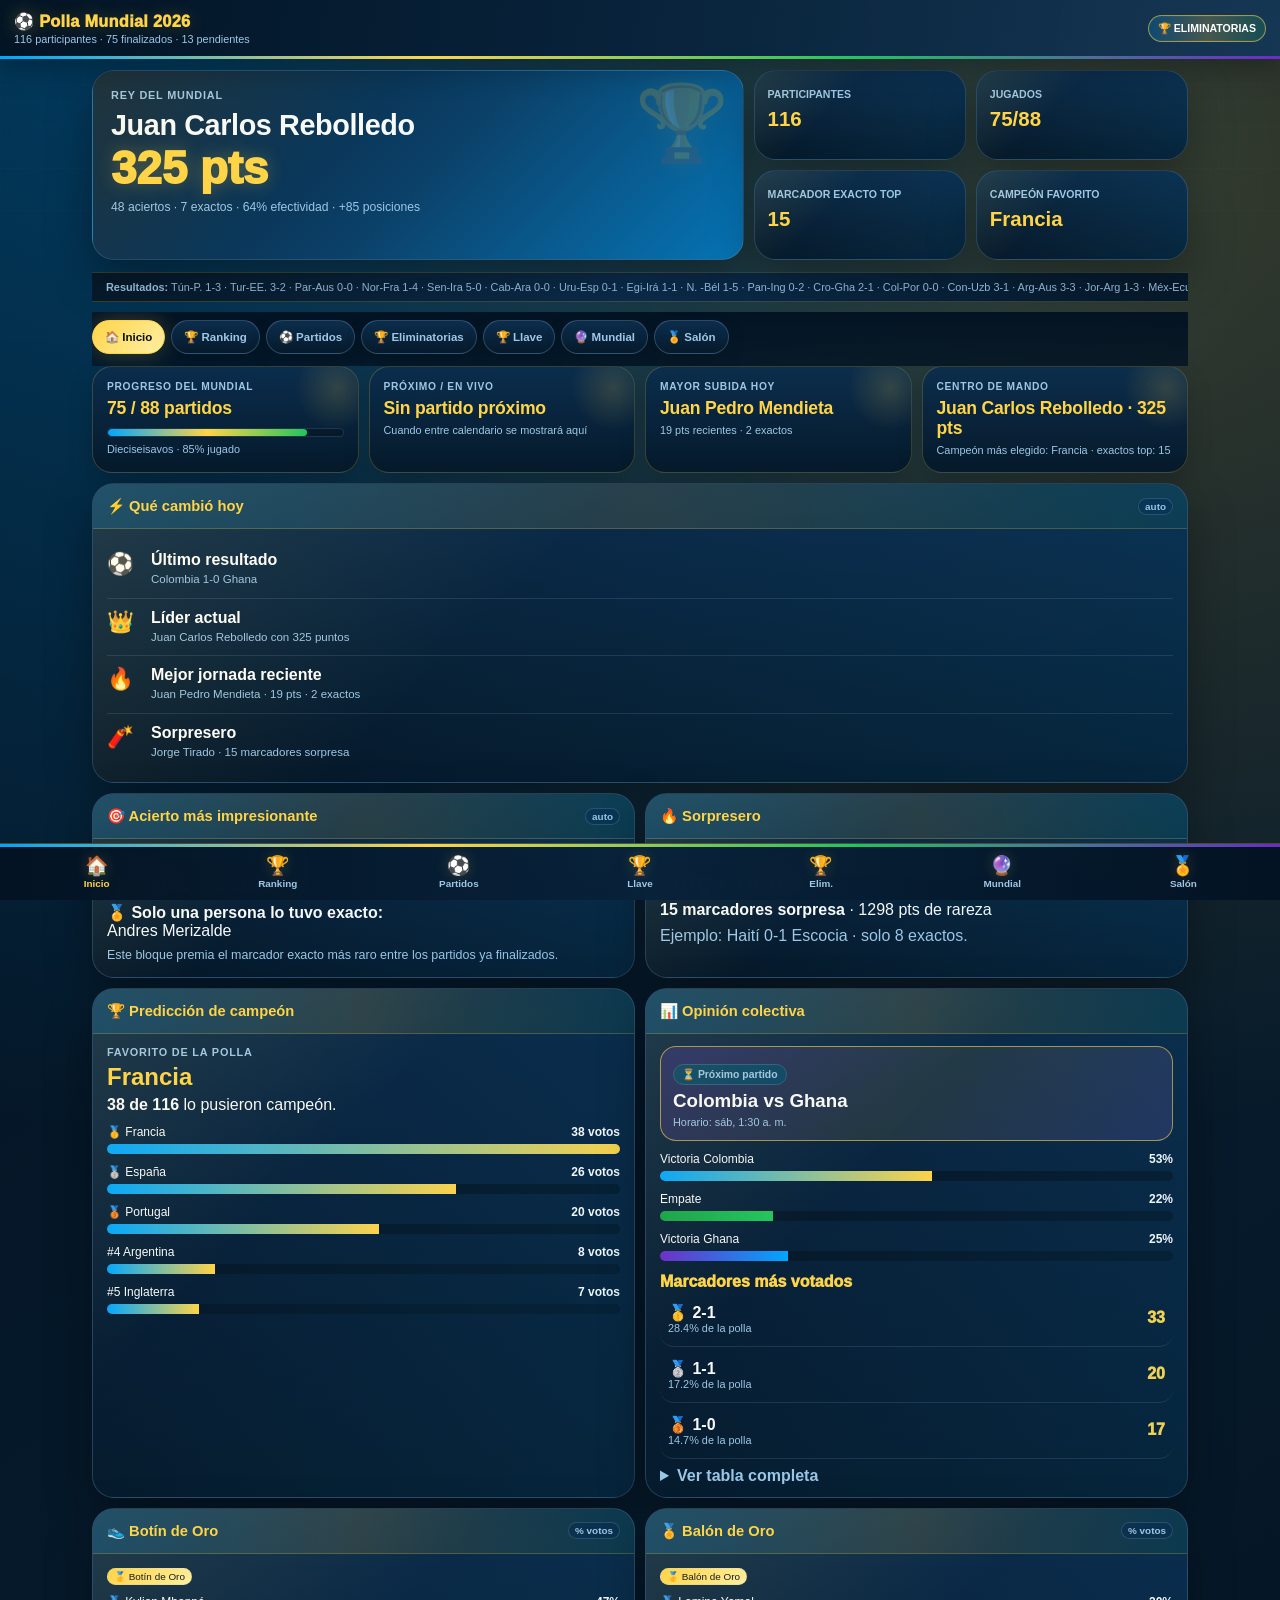
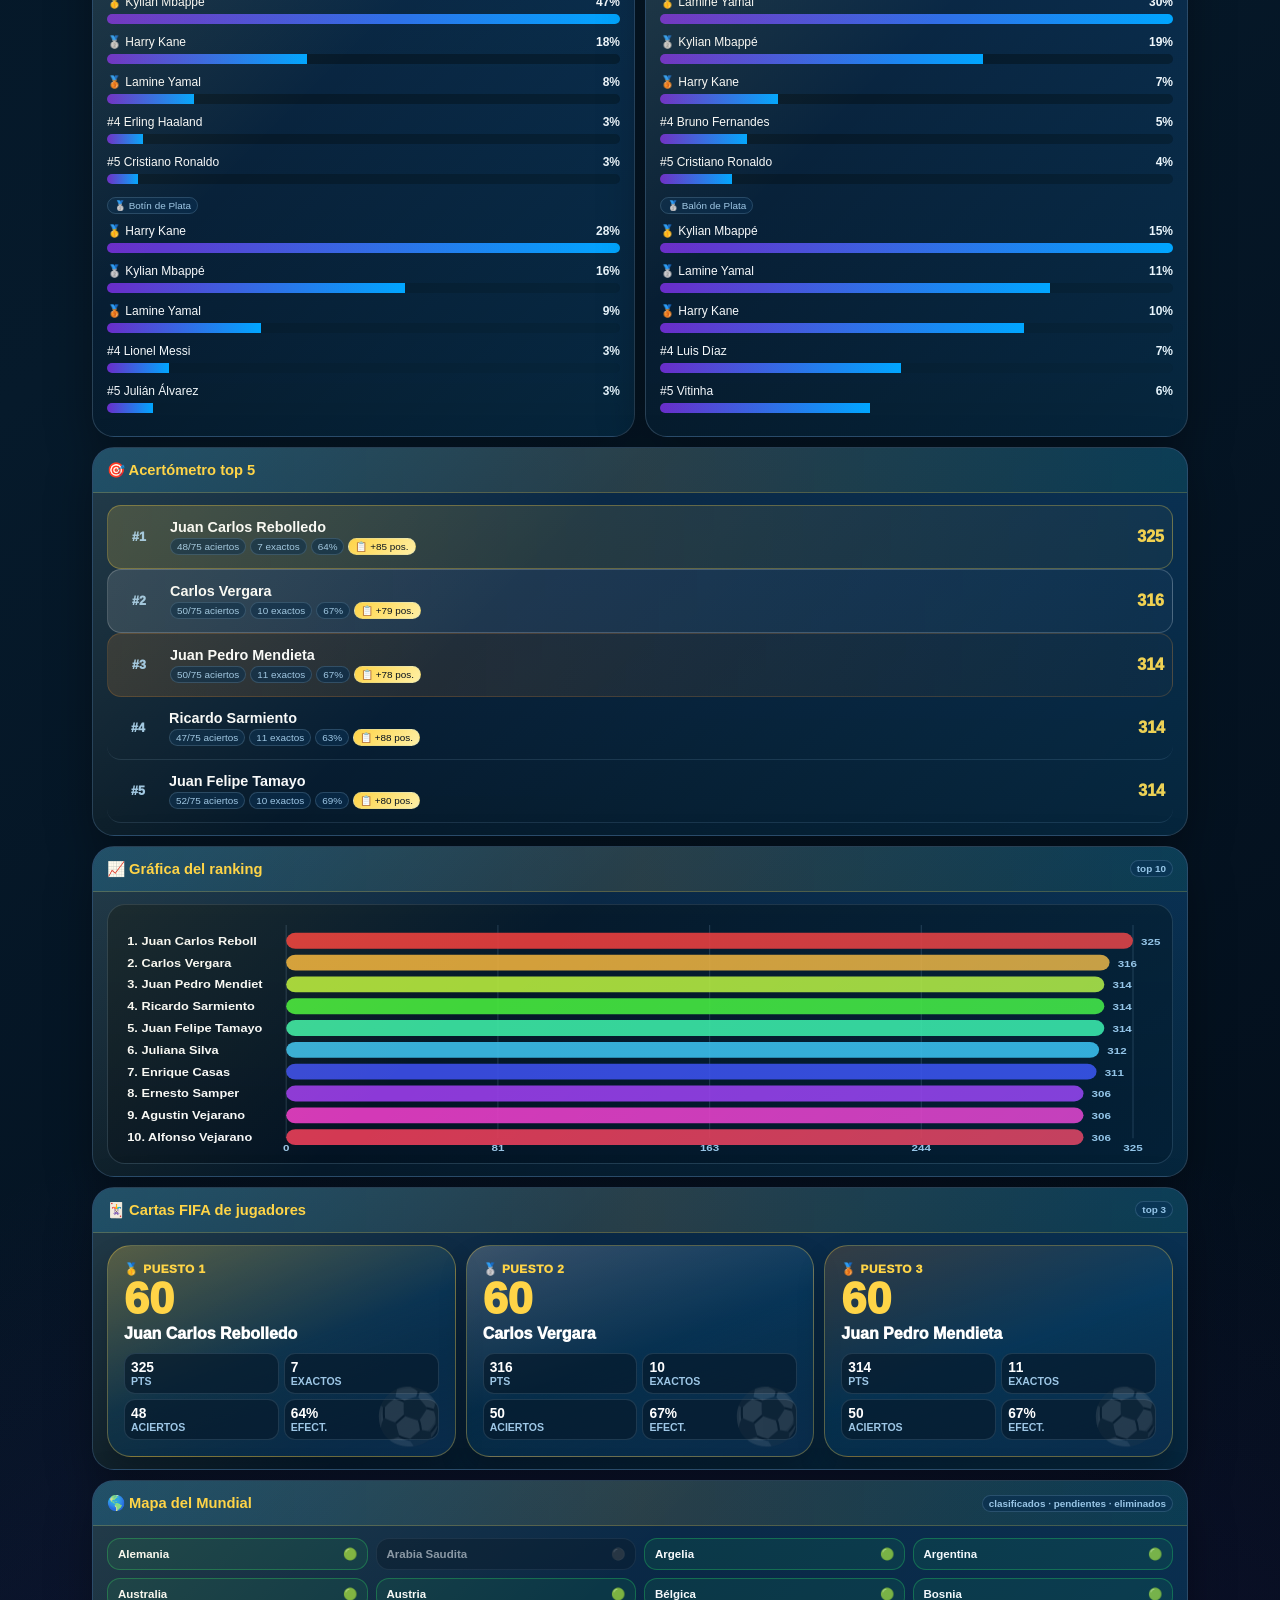
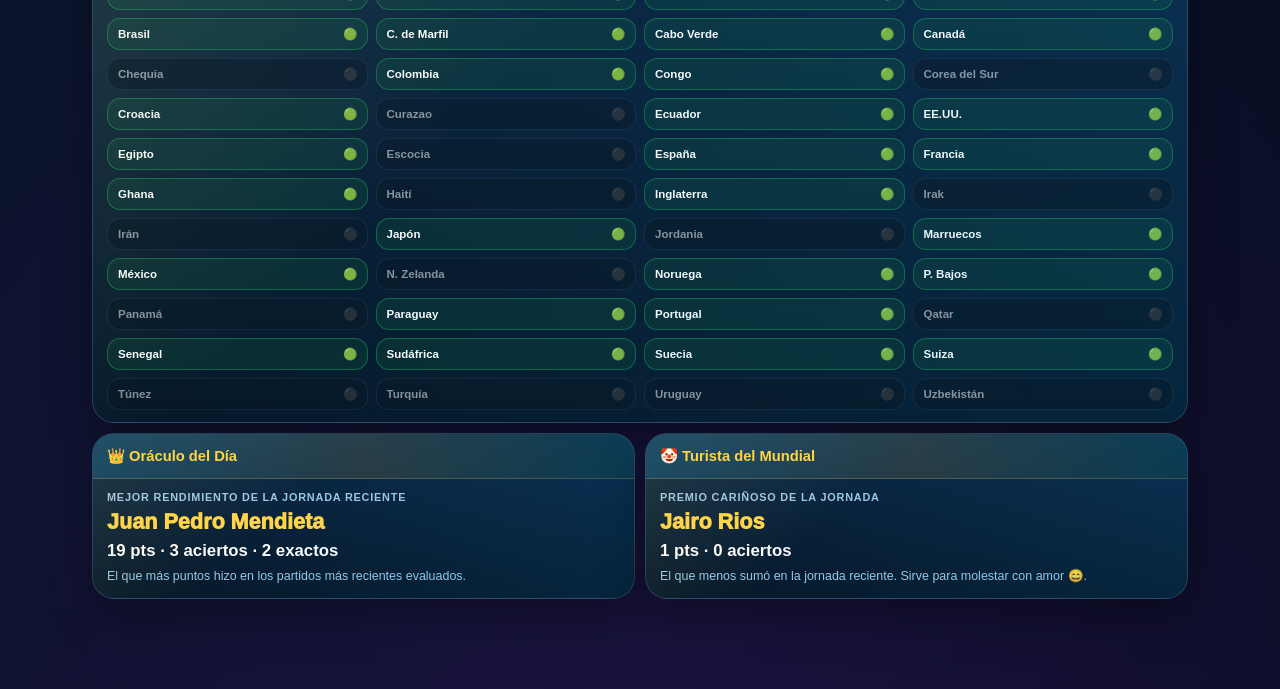
<file: index.html>
<!DOCTYPE html>
<html lang="es">
<head>
<meta charset="UTF-8">
<meta name="viewport" content="width=device-width,initial-scale=1.0,viewport-fit=cover">
<meta http-equiv="Cache-Control" content="no-cache, no-store, must-revalidate">
<meta http-equiv="Pragma" content="no-cache">
<meta http-equiv="Expires" content="0">
<title>⚽ Polla Mundial 2026 · Eliminatorias</title>
<style>
:root{--bg:#0e0520;--panel:#1a0a3d;--panel2:#240f52;--line:#5a2d9a;--gold:#ffd447;--gold2:#f4b400;--txt:#fffaf0;--muted:#d4b8ff;--ok:#26d07c;--bad:#ef3e36;--blue:#a78bfa;--violet:#c084fc;--red:#f472b6;--green:#34d399;--white:#fdf4ff}
*{box-sizing:border-box;margin:0;padding:0}
body{font-family:-apple-system,BlinkMacSystemFont,'Segoe UI',Roboto,sans-serif;background:radial-gradient(circle at top left,#3b0764 0,#1e1040 30%,#0e0520 60%,#050210 100%);color:var(--txt);min-height:100vh;padding-bottom:78px}
.header{position:sticky;top:0;z-index:50;background:linear-gradient(90deg,rgba(14,5,32,.97),rgba(26,10,61,.97),rgba(58,10,80,.95));backdrop-filter:blur(14px);border-bottom:1px solid var(--line);padding:12px 14px;display:flex;align-items:center;justify-content:space-between;gap:12px}
.brand h1{font-size:1.02rem;color:var(--gold);letter-spacing:.3px}.brand p{font-size:.68rem;color:var(--muted);margin-top:2px}
.pill{display:inline-flex;align-items:center;gap:5px;background:linear-gradient(90deg,#7c3aed44,#ffd44733,#c084fc33);border:1px solid #c084fc88;color:var(--white);font-size:.66rem;font-weight:800;border-radius:999px;padding:6px 9px;white-space:nowrap}
.wrap{max-width:1020px;margin:0 auto;padding:12px}
.hero{display:grid;grid-template-columns:1.2fr .8fr;gap:10px;margin-bottom:12px}
.card{background:linear-gradient(180deg,rgba(26,10,61,.98),rgba(14,5,32,.98));border:1px solid var(--line);border-radius:18px;box-shadow:0 10px 24px rgba(0,0,0,.28);overflow:hidden}
.leader{padding:18px;min-height:172px;position:relative}.leader:after{content:'🏆';position:absolute;right:14px;top:8px;font-size:3.8rem;opacity:.12}
.label{color:var(--muted);font-size:.68rem;font-weight:800;text-transform:uppercase;letter-spacing:.8px}.leader-name{font-size:1.55rem;font-weight:900;margin:8px 0 4px}.leader-points{font-size:2.45rem;color:var(--gold);font-weight:950;line-height:1}.leader-sub{color:var(--muted);font-size:.76rem;margin-top:8px}
.stats-grid{display:grid;grid-template-columns:1fr 1fr;gap:10px}.mini{padding:13px;min-height:81px}.mini b{display:block;font-size:1.28rem;color:var(--gold);margin-top:5px}.mini span{color:var(--muted);font-size:.66rem;text-transform:uppercase;font-weight:800}
.tabs{display:flex;gap:6px;overflow-x:auto;padding:4px 0 12px;position:sticky;top:58px;z-index:45;background:linear-gradient(180deg,rgba(7,21,39,.96),rgba(7,21,39,.88))}
.tabbtn{border:1px solid var(--line);background:linear-gradient(180deg,#1a0a3d,#0e0520);color:var(--muted);font-size:.72rem;font-weight:850;border-radius:999px;padding:9px 12px;white-space:nowrap;cursor:pointer}.tabbtn.act{background:linear-gradient(135deg,var(--gold),#ffef9a);color:#06101d;border-color:var(--gold)}
.section{display:none}.section.act{display:block}.grid2{display:grid;grid-template-columns:1fr 1fr;gap:10px}.grid3{display:grid;grid-template-columns:repeat(3,1fr);gap:10px}.section-title{font-size:.86rem;color:var(--gold);font-weight:900;padding:13px 14px;border-bottom:1px solid var(--line);display:flex;justify-content:space-between;align-items:center;gap:8px}.body{padding:12px 14px}.muted{color:var(--muted)}
.search{width:100%;padding:10px 14px;border-radius:999px;background:var(--panel2);border:1px solid var(--line);color:#fff;outline:none;margin-bottom:10px}
.rank-row{display:grid;grid-template-columns:42px 1fr 72px;gap:8px;align-items:center;padding:10px 0;border-bottom:1px solid rgba(30,58,85,.75);cursor:pointer}.rank-row:last-child{border-bottom:none}.pos{color:var(--muted);font-size:.78rem;text-align:center}.name{font-weight:760;font-size:.9rem}.pts{text-align:right;color:var(--gold);font-weight:950}
.chips{margin-top:3px;display:flex;gap:4px;flex-wrap:wrap}.chip{font-size:.62rem;background:#1a0a3d;border:1px solid var(--line);color:var(--muted);padding:2px 6px;border-radius:999px}.chip.gold{color:#06101d;background:var(--gold);border-color:var(--gold)}.chip.ok{color:var(--ok);border-color:#4cde7a66;background:#4cde7a12}.chip.violet{color:var(--violet);border-color:#c084fc66;background:#c084fc14}
.match-card{display:flex;justify-content:space-between;align-items:center;gap:8px;padding:10px 0;border-bottom:1px solid var(--line)}.match-card:last-child{border-bottom:none}.score{font-weight:950;color:var(--gold);white-space:nowrap}
.barrow{margin:11px 0}.barhead{display:flex;justify-content:space-between;font-size:.75rem;margin-bottom:5px}.bar{height:9px;background:#1a0a3d;border-radius:99px;overflow:hidden}.fill{height:100%;background:linear-gradient(90deg,#7c3aed,#ffd447,#c084fc)}.fill.ok{background:linear-gradient(90deg,#059669,#26d07c)}.fill.violet{background:linear-gradient(90deg,#6d28d9,#c084fc)}
.pred-match{padding:12px;border:1px solid var(--line);border-radius:14px;background:linear-gradient(180deg,#1a0a3d,#0e0520);margin-bottom:10px}.pred-title{font-weight:900;margin-bottom:4px}.pred-sub{font-size:.68rem;color:var(--muted);margin-bottom:8px}.group-head{display:flex;gap:6px;overflow:auto;padding-bottom:10px}.group-head button{border:1px solid var(--line);background:var(--panel2);color:var(--muted);border-radius:999px;padding:7px 11px;font-weight:900}.group-head button.act{background:linear-gradient(135deg,var(--gold),#ffef9a);color:#06101d;border-color:var(--gold)}
.profile{position:fixed;inset:0;background:rgba(2,1,10,.80);display:none;align-items:flex-end;z-index:100}.profile.act{display:flex}.sheet{background:#1a0a3d;border-top:1px solid var(--line);border-radius:24px 24px 0 0;width:100%;max-height:88vh;overflow:auto;padding:18px}.close{float:right;background:#240f52;border:1px solid var(--line);color:#fff;border-radius:999px;width:34px;height:34px}.prof-name{font-size:1.3rem;color:var(--gold);font-weight:950;margin:8px 0 12px}.prof-grid{display:grid;grid-template-columns:1fr 1fr;gap:8px}.prof-stat{background:#240f52;border:1px solid var(--line);border-radius:14px;padding:12px}.prof-stat span{font-size:.65rem;color:var(--muted);text-transform:uppercase;font-weight:850}.prof-stat b{display:block;font-size:1.25rem;color:#fff;margin-top:4px}
.bottom{position:fixed;left:0;right:0;bottom:0;z-index:60;background:linear-gradient(90deg,rgba(14,5,32,.97),rgba(26,10,61,.97));backdrop-filter:blur(14px);border-top:1px solid var(--line);display:grid;grid-template-columns:repeat(6,1fr);padding:7px 6px calc(7px + env(safe-area-inset-bottom))}.bottom button{background:transparent;border:0;color:var(--muted);font-size:.62rem;font-weight:800;padding:4px}.bottom button b{display:block;font-size:1.18rem;margin-bottom:1px}.bottom button.act{color:var(--gold)}
.empty{padding:22px;text-align:center;color:var(--muted)}.linkbtn{display:inline-block;background:var(--gold);color:#06101d;text-decoration:none;border-radius:999px;padding:10px 14px;font-weight:900;font-size:.78rem}.badge-card{display:flex;gap:12px;align-items:center;padding:10px 0;border-bottom:1px solid var(--line)}.badge-card:last-child{border-bottom:none}.badge-ico{font-size:1.8rem}.badge-title{font-weight:900}.badge-winner{font-size:.75rem;color:var(--gold);margin-top:3px}.rbar{font-size:.68rem;color:var(--muted);overflow:auto;white-space:nowrap;background:linear-gradient(180deg,#1a0a3d,#0e0520);border-top:1px solid var(--line);border-bottom:1px solid var(--line);padding:8px 14px;margin-bottom:10px}.admin-note{background:#3a1a26;border:1px solid #ffd44788;color:#fff7e6;padding:12px;border-radius:14px;font-size:.78rem;line-height:1.45}

.header:after{content:'';position:absolute;left:0;right:0;bottom:-2px;height:3px;background:linear-gradient(90deg,#7c3aed,#ffd447,#c084fc,#a78bfa)}
.card{position:relative}
.card:before{content:'';position:absolute;inset:0;border-radius:18px;pointer-events:none;background:linear-gradient(135deg,rgba(255,212,71,.08),transparent 38%,rgba(192,132,252,.07));opacity:.85}
.leader{background:linear-gradient(135deg,#1a0a3d 0%,#3b0764 45%,#7c3aed 130%)}
.leader:after{opacity:.18}
.section-title{background:linear-gradient(90deg,rgba(124,58,237,.22),rgba(255,212,71,.10),rgba(192,132,252,.14))}
.rank-row:hover,.match-card:hover,.badge-card:hover{background:rgba(255,212,71,.06);border-radius:12px}
.bottom{background:linear-gradient(90deg,rgba(14,5,32,.98),rgba(26,10,61,.98),rgba(14,5,32,.98))}
.bottom:before{content:'';position:absolute;left:0;right:0;top:0;height:3px;background:linear-gradient(90deg,#7c3aed,#ffd447,#c084fc,#a78bfa)}


.submenu{display:flex;gap:7px;overflow:auto;margin-bottom:10px;padding-bottom:2px}
.submenu button{border:1px solid var(--line);background:linear-gradient(180deg,#1a0a3d,#0e0520);color:var(--muted);border-radius:999px;padding:8px 11px;font-size:.68rem;font-weight:900;white-space:nowrap;cursor:pointer}
.submenu button.act{background:linear-gradient(135deg,var(--gold),#ffef9a);color:#06101d;border-color:var(--gold)}
.subpanel{display:none}.subpanel.act{display:block}
.pred-table-wrap{overflow:auto;border:1px solid var(--line);border-radius:16px;background:rgba(14,5,32,.35)}
.pred-table{width:100%;border-collapse:collapse;min-width:780px}
.pred-table th{position:sticky;top:0;background:#1a0a3d;color:var(--gold);font-size:.67rem;text-transform:uppercase;letter-spacing:.4px;padding:10px 8px;border-bottom:1px solid var(--line);text-align:left}
.pred-table td{padding:10px 8px;border-bottom:1px solid rgba(31,122,140,.45);font-size:.78rem;vertical-align:top}
.pred-table tr:hover{background:rgba(255,212,71,.06)}
.pred-team{font-weight:900;color:var(--white)}
.pred-small{font-size:.68rem;color:var(--muted);margin-top:3px}
.pred-winner{font-weight:950;color:var(--gold)}
.pred-score-chip{display:inline-block;border:1px solid #ffd44788;background:#ffd44722;color:#fff7e6;border-radius:999px;padding:3px 7px;font-size:.68rem;font-weight:900;margin:1px}
.award-card{padding:12px;border:1px solid rgba(90,45,154,.7);border-radius:16px;background:linear-gradient(135deg,rgba(26,10,61,.9),rgba(14,5,32,.9));margin-bottom:9px}
.award-card h3{font-size:.92rem;color:var(--gold);margin-bottom:3px}
.award-desc{font-size:.72rem;line-height:1.38;color:var(--muted);margin-top:3px}
.award-rule{font-size:.66rem;color:var(--white);opacity:.9;margin-top:4px}


.live-card{border:1px solid #ffd44799;background:linear-gradient(135deg,rgba(124,58,237,.22),rgba(255,212,71,.10),rgba(192,132,252,.14));border-radius:16px;padding:12px;margin-bottom:10px}
.live-badge{display:inline-block;background:#e5253a;color:#fff;border-radius:999px;padding:3px 8px;font-size:.65rem;font-weight:950;margin-bottom:6px;letter-spacing:.4px}
.time-badge{display:inline-block;background:#084568;border:1px solid var(--line);color:var(--muted);border-radius:999px;padding:3px 8px;font-size:.65rem;font-weight:850;margin-top:5px}


.quick-award-name{font-size:1.35rem;font-weight:950;color:var(--gold);margin:6px 0}
.quick-award-score{font-size:1.05rem;font-weight:900}
.quick-award-desc{font-size:.78rem;color:var(--muted);line-height:1.4;margin-top:7px}

@media(max-width:720px){.hero,.grid2,.grid3{grid-template-columns:1fr}.stats-grid{grid-template-columns:1fr 1fr}.leader{min-height:150px}.leader-name{font-size:1.25rem}.leader-points{font-size:2.05rem}.tabs{display:none}.wrap{padding:10px}.brand h1{font-size:.92rem}.pill{font-size:.58rem}.rank-row{grid-template-columns:34px 1fr 62px}.name{font-size:.84rem}.section-title{font-size:.82rem}.bottom button{font-size:.58rem}}

.collective-table{width:100%;border-collapse:collapse;background:#fff;color:#111;border-radius:10px;overflow:hidden;font-size:.82rem}
.collective-table th{background:#bfbfbf;color:#111;text-transform:uppercase;text-align:left;padding:7px;border:1px solid #111}
.collective-table td{padding:7px;border:1px solid #111}
.collective-table tfoot td{background:#bfbfbf;font-weight:900;text-transform:uppercase}

.ko-summary{display:grid;grid-template-columns:repeat(5,1fr);gap:8px;margin-bottom:12px}
.ko-card{background:#1a0a3d;border:1px solid var(--line);border-radius:15px;padding:12px;min-height:80px}
.ko-card span{display:block;color:var(--muted);font-size:.64rem;text-transform:uppercase;font-weight:900}.ko-card b{display:block;color:var(--gold);font-size:1.25rem;margin-top:5px}
.ko-rank-row{display:grid;grid-template-columns:44px 1fr 86px;gap:8px;align-items:center;border-bottom:1px solid rgba(31,122,140,.45);padding:10px 0;cursor:pointer}.ko-rank-row:last-child{border-bottom:none}
.ko-status{font-size:.72rem;color:var(--muted);line-height:1.35;margin:0 0 10px}.ko-phase-title{font-weight:950;color:var(--gold);margin:4px 0 8px}.ko-detail{font-size:.68rem;color:var(--muted);margin-top:4px}.ko-pill{display:inline-block;border:1px solid var(--line);border-radius:999px;padding:3px 7px;margin:2px;font-size:.65rem;color:var(--muted);background:#062441}.ko-pill.ok{border-color:#26d07c99;color:#26d07c}.ko-pill.bad{border-color:#ef3e3699;color:#ff8a84}
@media(max-width:700px){.ko-summary{grid-template-columns:1fr 1fr}.hero,.grid2,.grid3{grid-template-columns:1fr}.tabs{top:56px}.pred-table{min-width:680px}}



/* ============================================================
   V2 PREMIUM — FIFA+ / ESPN look · agregado por ChatGPT
   Solo visual: no toca lógica, puntajes ni actualización automática
   ============================================================ */
:root{
  --bg:#031323;--panel:#08223A;--panel2:#0B2D4D;--line:#2C5D82;
  --gold:#FFD447;--gold2:#F7B500;--txt:#F8FAFC;--muted:#9EC7E6;
  --ok:#22C55E;--bad:#FF5A5F;--blue:#00A6FF;--violet:#6A2CC9;
  --red:#FF5A5F;--green:#22C55E;--white:#FFFFFF;
  --shadow:0 18px 45px rgba(0,0,0,.34);
}
html{scroll-behavior:smooth}
body{
  background:
    radial-gradient(circle at 12% 0%,rgba(0,166,255,.28) 0,transparent 28%),
    radial-gradient(circle at 88% 4%,rgba(255,212,71,.20) 0,transparent 25%),
    radial-gradient(circle at 50% 105%,rgba(106,44,201,.24) 0,transparent 35%),
    linear-gradient(145deg,#031323 0%,#061A2B 42%,#020914 100%)!important;
  color:var(--txt);
}
body:before{
  content:'';position:fixed;inset:0;pointer-events:none;z-index:-1;
  background-image:linear-gradient(rgba(255,255,255,.035) 1px,transparent 1px),linear-gradient(90deg,rgba(255,255,255,.025) 1px,transparent 1px);
  background-size:42px 42px;mask-image:linear-gradient(to bottom,black,transparent 85%);opacity:.45;
}
.header{
  background:linear-gradient(100deg,rgba(3,19,35,.96),rgba(8,34,58,.96),rgba(20,55,88,.92))!important;
  border-bottom:1px solid rgba(255,212,71,.38)!important;box-shadow:0 10px 30px rgba(0,0,0,.28);
}
.header:after,.bottom:before{background:linear-gradient(90deg,#00A6FF,#FFD447,#22C55E,#6A2CC9)!important}
.brand h1{color:var(--gold)!important;text-shadow:0 0 18px rgba(255,212,71,.26);font-weight:950}
.brand p{color:var(--muted)!important}
.pill{background:linear-gradient(90deg,rgba(0,166,255,.20),rgba(255,212,71,.22),rgba(34,197,94,.16))!important;border-color:rgba(255,212,71,.55)!important;box-shadow:0 0 0 1px rgba(255,255,255,.03) inset}
.wrap{max-width:1120px}.card{
  background:linear-gradient(180deg,rgba(11,45,77,.96),rgba(6,26,43,.98))!important;
  border:1px solid rgba(158,199,230,.22)!important;border-radius:22px!important;box-shadow:var(--shadow)!important;
}
.card:before{background:linear-gradient(135deg,rgba(255,212,71,.12),transparent 38%,rgba(0,166,255,.10))!important}
.leader{background:linear-gradient(135deg,#08223A 0%,#0B3F66 52%,#00A6FF 155%)!important;min-height:190px;border-bottom:1px solid rgba(255,212,71,.18)}
.leader:after{font-size:4.7rem;opacity:.20;filter:drop-shadow(0 0 12px rgba(255,212,71,.30))}
.leader-name{font-size:1.8rem;letter-spacing:-.4px}.leader-points{font-size:2.85rem;text-shadow:0 0 18px rgba(255,212,71,.28)}
.label,.mini span,.muted{color:var(--muted)!important}.mini b,.score,.pts{color:var(--gold)!important}.section-title{
  background:linear-gradient(90deg,rgba(0,166,255,.18),rgba(255,212,71,.12),rgba(34,197,94,.08))!important;
  border-bottom:1px solid rgba(255,212,71,.22)!important;color:var(--gold)!important;font-size:.92rem
}
.tabs{background:linear-gradient(180deg,rgba(3,19,35,.98),rgba(3,19,35,.82))!important;top:60px;padding-top:8px}
.tabbtn,.submenu button,.group-head button{
  background:linear-gradient(180deg,#0B2D4D,#061A2B)!important;border:1px solid rgba(158,199,230,.26)!important;color:var(--muted)!important;
  box-shadow:0 6px 18px rgba(0,0,0,.15)
}
.tabbtn.act,.submenu button.act,.group-head button.act{
  background:linear-gradient(135deg,var(--gold),#FFF0A6)!important;color:#06101D!important;border-color:var(--gold)!important;box-shadow:0 0 22px rgba(255,212,71,.22)
}
.search,input{background:#061A2B!important;border-color:rgba(158,199,230,.28)!important;color:#fff!important}
.rank-row{grid-template-columns:46px 1fr 84px;padding:13px 8px;border-bottom:1px solid rgba(158,199,230,.14)!important;border-radius:14px;transition:transform .18s,background .18s,border-color .18s}
.rank-row:hover{transform:translateY(-1px);background:rgba(0,166,255,.08)!important;border-color:rgba(255,212,71,.25)!important}
.rank-row:nth-child(1){background:linear-gradient(90deg,rgba(255,212,71,.18),rgba(255,212,71,.04))!important;border:1px solid rgba(255,212,71,.30)!important}
.rank-row:nth-child(2){background:linear-gradient(90deg,rgba(226,232,240,.14),rgba(226,232,240,.03))!important;border:1px solid rgba(226,232,240,.22)!important}
.rank-row:nth-child(3){background:linear-gradient(90deg,rgba(205,127,50,.18),rgba(205,127,50,.03))!important;border:1px solid rgba(205,127,50,.24)!important}
.pos{font-weight:950}.name{font-weight:900}.chip{background:rgba(11,45,77,.72)!important;border-color:rgba(158,199,230,.20)!important;color:var(--muted)!important}.chip.gold{background:linear-gradient(135deg,var(--gold),#FFF0A6)!important;color:#06101D!important}.chip.ok{color:#86EFAC!important;border-color:rgba(34,197,94,.4)!important;background:rgba(34,197,94,.12)!important}
.match-card,.badge-card{padding:12px 8px;border-bottom:1px solid rgba(158,199,230,.14)!important;border-radius:14px;transition:background .18s,transform .18s}.match-card:hover,.badge-card:hover{background:rgba(0,166,255,.07)!important;transform:translateY(-1px)}
.pred-match{background:linear-gradient(180deg,#0B2D4D,#061A2B)!important;border:1px solid rgba(158,199,230,.22)!important;border-radius:18px!important;box-shadow:0 10px 22px rgba(0,0,0,.18)}
.bar{background:#061A2B!important;height:10px}.fill{background:linear-gradient(90deg,#00A6FF,#FFD447)!important}.fill.ok{background:linear-gradient(90deg,#16A34A,#22C55E)!important}.fill.violet{background:linear-gradient(90deg,#6A2CC9,#00A6FF)!important}
.profile{background:rgba(1,7,14,.78)!important;backdrop-filter:blur(10px)}.sheet{background:linear-gradient(180deg,#0B2D4D,#031323)!important;border-top:1px solid rgba(255,212,71,.35)!important}.prof-name{color:var(--gold)!important}.prof-stat{background:#061A2B!important;border-color:rgba(158,199,230,.22)!important}
.bottom{grid-template-columns:repeat(7,1fr)!important;background:linear-gradient(90deg,rgba(3,19,35,.98),rgba(8,34,58,.98),rgba(3,19,35,.98))!important;border-top:1px solid rgba(255,212,71,.28)!important}.bottom button.act{color:var(--gold)!important}.bottom button b{filter:drop-shadow(0 0 7px rgba(255,212,71,.18))}
.rbar{background:linear-gradient(90deg,#061A2B,#0B2D4D,#061A2B)!important;border-color:rgba(255,212,71,.20)!important;color:var(--muted)!important}
.admin-note{background:rgba(255,212,71,.10)!important;border-color:rgba(255,212,71,.40)!important;color:#FFF7D6!important}
.linkbtn{background:linear-gradient(135deg,var(--gold),#FFF0A6)!important;color:#06101D!important;box-shadow:0 10px 24px rgba(255,212,71,.18)}
@media(max-width:720px){.hero,.grid2,.grid3{grid-template-columns:1fr!important}.wrap{padding:10px}.leader-name{font-size:1.45rem}.leader-points{font-size:2.35rem}.bottom button{font-size:.56rem}.bottom button b{font-size:1.05rem}.tabs{display:none}.card{border-radius:18px!important}.rank-row{grid-template-columns:40px 1fr 72px}}
@media(prefers-reduced-motion:no-preference){.leader:after{animation:trophyPulse 3.6s ease-in-out infinite}.pill{animation:softGlow 3.8s ease-in-out infinite}@keyframes trophyPulse{0%,100%{transform:scale(1);opacity:.16}50%{transform:scale(1.05);opacity:.25}}@keyframes softGlow{0%,100%{box-shadow:0 0 0 rgba(255,212,71,0)}50%{box-shadow:0 0 22px rgba(255,212,71,.15)}}}

/* ===== V3 Dashboard + Feed ===== */
.dashboard-grid{display:grid;grid-template-columns:repeat(4,1fr);gap:10px;margin:0 0 10px}
.dash-card{position:relative;min-height:104px;padding:14px;border-radius:20px;background:linear-gradient(180deg,rgba(11,45,77,.96),rgba(6,26,43,.98));border:1px solid rgba(255,212,71,.20);box-shadow:0 12px 26px rgba(0,0,0,.18);overflow:hidden}
.dash-card:after{content:'';position:absolute;right:-24px;top:-24px;width:90px;height:90px;border-radius:50%;background:radial-gradient(circle,rgba(255,212,71,.16),transparent 66%)}
.dash-card span{display:block;color:var(--muted);font-size:.64rem;font-weight:900;text-transform:uppercase;letter-spacing:.7px;margin-bottom:6px}
.dash-card b{display:block;color:var(--gold);font-size:1.1rem;line-height:1.15;letter-spacing:-.2px}
.dash-card small{display:block;color:var(--muted);font-size:.68rem;margin-top:6px;line-height:1.25}
.progress-track{height:9px;border-radius:999px;background:#061A2B;border:1px solid rgba(158,199,230,.16);overflow:hidden;margin-top:10px}
.progress-fill{height:100%;border-radius:999px;background:linear-gradient(90deg,#00A6FF,#FFD447,#22C55E);width:0%}
.feed-item{display:grid;grid-template-columns:34px 1fr;gap:10px;align-items:flex-start;padding:10px 0;border-bottom:1px solid rgba(158,199,230,.14)}
.feed-item:last-child{border-bottom:none}.feed-ico{font-size:1.35rem}.feed-title{font-weight:900;color:#fff}.feed-sub{font-size:.72rem;color:var(--muted);margin-top:3px;line-height:1.35}
.player-card{position:relative;border-radius:22px;padding:16px;background:linear-gradient(160deg,rgba(255,212,71,.18),rgba(0,166,255,.12),rgba(11,45,77,.95));border:1px solid rgba(255,212,71,.35);box-shadow:0 14px 32px rgba(0,0,0,.22);overflow:hidden}
.player-card:before{content:'★★★★★';position:absolute;right:14px;top:10px;color:rgba(255,212,71,.36);font-size:.9rem;letter-spacing:2px}.player-card .ovr{font-size:2.6rem;font-weight:950;color:var(--gold);line-height:1}.player-card .pc-name{font-size:1.05rem;font-weight:950;color:#fff;margin-top:3px}.player-card .pc-meta{font-size:.72rem;color:var(--muted);margin-top:6px}.share-note{font-size:.7rem;color:var(--muted);margin-top:8px}
.badge-card .award-desc{display:none!important}
@media(max-width:900px){.dashboard-grid{grid-template-columns:repeat(2,1fr)}}
@media(max-width:520px){.dashboard-grid{grid-template-columns:1fr}.dash-card{min-height:92px}.player-card .ovr{font-size:2.2rem}}


/* ===== V3.2 extras: gráfica, mapa, cartas, compartir ===== */
.rank-chart{width:100%;height:260px;border-radius:18px;background:linear-gradient(180deg,rgba(6,26,43,.90),rgba(3,19,35,.96));border:1px solid rgba(158,199,230,.18);padding:10px;overflow:hidden}
.rank-chart svg{width:100%;height:100%;display:block}.chart-label{font-size:10px;fill:#9EC7E6;font-weight:800}.chart-name{font-size:11px;fill:#F8FAFC;font-weight:900}.chart-grid{stroke:rgba(158,199,230,.18);stroke-width:1}.chart-line{fill:none;stroke-width:3;stroke-linecap:round;stroke-linejoin:round}.chart-dot{stroke:#031323;stroke-width:2}
.fifa-card-grid{display:grid;grid-template-columns:repeat(3,1fr);gap:10px}.fifa-mini{position:relative;min-height:170px;border-radius:24px;padding:16px;background:linear-gradient(160deg,rgba(255,212,71,.25),rgba(0,166,255,.10),rgba(11,45,77,.96));border:1px solid rgba(255,212,71,.32);box-shadow:0 14px 28px rgba(0,0,0,.20);overflow:hidden;cursor:pointer}.fifa-mini:nth-child(2){background:linear-gradient(160deg,rgba(226,232,240,.22),rgba(0,166,255,.10),rgba(11,45,77,.96))}.fifa-mini:nth-child(3){background:linear-gradient(160deg,rgba(205,127,50,.22),rgba(0,166,255,.10),rgba(11,45,77,.96))}.fifa-mini:after{content:'⚽';position:absolute;right:12px;bottom:8px;font-size:3.4rem;opacity:.12}.fifa-rank{font-size:.74rem;color:var(--gold);font-weight:950;letter-spacing:.5px}.fifa-ovr{font-size:2.8rem;line-height:1;color:var(--gold);font-weight:950}.fifa-name{font-size:1rem;color:#fff;font-weight:950;margin:5px 0}.fifa-stats{display:grid;grid-template-columns:1fr 1fr;gap:5px;margin-top:10px}.fifa-stats span{background:rgba(6,26,43,.68);border:1px solid rgba(158,199,230,.16);border-radius:11px;padding:6px;font-size:.66rem;color:var(--muted);font-weight:850}.fifa-stats b{display:block;color:#fff;font-size:.86rem}.world-map{display:grid;grid-template-columns:repeat(4,1fr);gap:8px}.team-pill{display:flex;justify-content:space-between;align-items:center;gap:6px;border-radius:13px;padding:8px 10px;background:rgba(6,26,43,.78);border:1px solid rgba(158,199,230,.18);font-size:.72rem;font-weight:850}.team-pill.qualified{border-color:rgba(34,197,94,.38);background:rgba(34,197,94,.10)}.team-pill.pending{border-color:rgba(255,212,71,.28)}.team-pill.eliminated{opacity:.52;filter:grayscale(.25)}.need-card{border-radius:18px;background:rgba(6,26,43,.75);border:1px solid rgba(255,212,71,.22);padding:12px;margin-top:12px}.need-card h3{color:var(--gold);font-size:.92rem;margin-bottom:6px}.need-list{margin:8px 0 0;padding:0;list-style:none}.need-list li{padding:8px 0;border-bottom:1px solid rgba(158,199,230,.12);font-size:.76rem;color:var(--muted)}.need-list li:last-child{border-bottom:0}.share-actions{display:flex;gap:8px;flex-wrap:wrap;margin-top:10px}.share-btn{border:0;border-radius:999px;padding:9px 13px;background:linear-gradient(135deg,var(--gold),#FFF0A6);color:#06101D;font-weight:950;cursor:pointer}.ghost-btn{border:1px solid rgba(158,199,230,.28);border-radius:999px;padding:9px 13px;background:rgba(6,26,43,.72);color:#fff;font-weight:900;cursor:pointer}.share-status{font-size:.7rem;color:var(--muted);margin-top:6px}
@media(max-width:800px){.fifa-card-grid,.world-map{grid-template-columns:1fr}.rank-chart{height:300px}}

</style>
<link rel="stylesheet" href="bracket.css">
</head>
<body>
<header class="header"><div class="brand"><h1>⚽ Polla Mundial 2026</h1><p id="subtitle">Cargando datos...</p></div><span class="pill" id="live-pill">🏆 ELIMINATORIAS</span></header>
<div class="wrap">
  <section class="hero">
    <div class="card leader"><div class="label">Rey del Mundial</div><div class="leader-name" id="leader-name">—</div><div class="leader-points"><span id="leader-pts">0</span> pts</div><div class="leader-sub" id="leader-sub">Calculando ranking...</div></div>
    <div class="stats-grid">
      <div class="card mini"><span>Participantes</span><b id="stat-part">116</b></div>
      <div class="card mini"><span>Jugados</span><b id="stat-played">0/0</b></div>
      <div class="card mini"><span>Marcador exacto top</span><b id="stat-exact">0</b></div>
      <div class="card mini"><span>Campeón favorito</span><b id="stat-champ">—</b></div>
    </div>
  </section>

  <div id="diag-banner" style="display:none;background:#1a0a3d;border:1px solid #ffd447;border-radius:12px;padding:10px 14px;margin-bottom:8px;font-size:.74rem;color:#fffaf0"></div>
  <div class="rbar" id="rbar"><b>Resultados:</b> cargando...</div>

  <nav class="tabs">
    <button class="tabbtn act" onclick="show('inicio',this)">🏠 Inicio</button>
    <button class="tabbtn" onclick="show('ranking',this)">🏆 Ranking</button>
    <button class="tabbtn" onclick="show('partidos',this)">⚽ Partidos</button>
    <button class="tabbtn" onclick="show('eliminatorias',this)">🏆 Eliminatorias</button>
    <button class="tabbtn" onclick="show('bracket',this)">🏆 Llave</button>
    <button class="tabbtn" onclick="show('preds',this)">🔮 Mundial</button>
    <button class="tabbtn" onclick="show('salon',this)">🏅 Salón</button>
  </nav>

  <section id="inicio" class="section act">
    <div class="dashboard-grid" id="dashboard-grid">
      <div class="dash-card"><span>Progreso del Mundial</span><b id="dash-progress">—</b><div class="progress-track"><div class="progress-fill" id="dash-progress-fill"></div></div><small id="dash-phase">Calculando fase...</small></div>
      <div class="dash-card"><span>Próximo / En vivo</span><b id="dash-focus">—</b><small id="dash-focus-sub">Esperando calendario...</small></div>
      <div class="dash-card"><span>Mayor subida hoy</span><b id="dash-mover">—</b><small id="dash-mover-sub">Según jornada reciente</small></div>
      <div class="dash-card"><span>Centro de mando</span><b id="dash-center">—</b><small id="dash-center-sub">Líder · exactos · campeón</small></div>
    </div>
    <div class="card"><div class="section-title">⚡ Qué cambió hoy <span class="chip">auto</span></div><div class="body" id="activity-feed"></div></div>
    <div style="height:10px"></div>
    <div class="grid2">
      <div class="card"><div class="section-title">🎯 Acierto más impresionante <span id="daily-tag" class="chip">auto</span></div><div class="body" id="daily-card"></div></div>
      <div class="card"><div class="section-title">🔥 Sorpresero</div><div class="body" id="surprise-card"></div></div>
    </div>
    <div style="height:10px"></div>
    <div class="grid2">
      <div class="card"><div class="section-title">🏆 Predicción de campeón</div><div class="body" id="champion-card"></div></div>
      <div class="card"><div class="section-title">📊 Opinión colectiva</div><div class="body" id="collective-card"></div></div>
    </div>
    <div style="height:10px"></div>
    <div class="grid2">
      <div class="card"><div class="section-title">👟 Botín de Oro <span class="chip">% votos</span></div><div class="body" id="botin-card"></div></div>
      <div class="card"><div class="section-title">🏅 Balón de Oro <span class="chip">% votos</span></div><div class="body" id="balon-card"></div></div>
    </div>
    <div style="height:10px"></div>
    <div class="card"><div class="section-title">🎯 Acertómetro top 5</div><div class="body" id="top-meter"></div></div>
    <div style="height:10px"></div>
    <div class="card"><div class="section-title">📈 Gráfica del ranking <span class="chip">top 10</span></div><div class="body"><div class="rank-chart" id="rank-chart"></div></div></div>
    <div style="height:10px"></div>
    <div class="card"><div class="section-title">🃏 Cartas FIFA de jugadores <span class="chip">top 3</span></div><div class="body"><div class="fifa-card-grid" id="fifa-cards"></div></div></div>
    <div style="height:10px"></div>
    <div class="card"><div class="section-title">🌎 Mapa del Mundial <span class="chip">clasificados · pendientes · eliminados</span></div><div class="body"><div class="world-map" id="world-map"></div></div></div>

    <div style="height:10px"></div>
    <div class="grid2">
      <div class="card"><div class="section-title">👑 Oráculo del Día</div><div class="body" id="oracle-card"></div></div>
      <div class="card"><div class="section-title">🤡 Turista del Mundial</div><div class="body" id="tourist-card"></div></div>
    </div>
  </section>

  <section id="ranking" class="section"><div class="card"><div class="section-title">🏆 Ranking general <span class="chip">toca un nombre</span></div><div class="body"><input class="search" id="search" placeholder="🔍 Buscar participante..." oninput="renderRanking()"><div id="ranking-list"></div></div></div></section>


  <section id="eliminatorias" class="section">
    <div class="card">
      <div class="section-title">🏆 Eliminatorias · Ranking por fase <span class="chip">16avos · 8vos · cuartos · semis · final</span></div>
      <div class="body">
        <div class="submenu">
          <button class="act" onclick="showSub('ko-16',this)">🏆 16avos</button>
          <button onclick="showSub('ko-8',this)">⚡ 8vos</button>
          <button onclick="showSub('ko-4',this)">🏅 Cuartos</button>
          <button onclick="showSub('ko-2',this)">🔥 Semis</button>
          <button onclick="showSub('ko-final',this)">👑 Final</button>
          <button onclick="showSub('ko-resumen',this)">📊 Resumen</button>
        </div>
        <div id="sub-ko-16" class="subpanel act"><div id="ko-16-content"></div></div>
        <div id="sub-ko-8" class="subpanel"><div id="ko-8-content"></div></div>
        <div id="sub-ko-4" class="subpanel"><div id="ko-4-content"></div></div>
        <div id="sub-ko-2" class="subpanel"><div id="ko-2-content"></div></div>
        <div id="sub-ko-final" class="subpanel"><div id="ko-final-content"></div></div>
        <div id="sub-ko-resumen" class="subpanel"><div id="ko-resumen-content"></div></div>
      </div>
    </div>
  </section>

  <!-- ═══════════════════════════════════════════════════════
       🏆 CAMINO AL CAMPEONATO — bracket.js
       Todo el renderizado es dinámico. No editar manualmente.
       ═══════════════════════════════════════════════════════ -->
  <section id="bracket" class="section">
    <div class="card" style="overflow:hidden;padding:0">
      <div id="bracket-section-body">
        <!-- bracket.js inyecta aquí el árbol completo -->
        <div class="br-loading">
          <div class="br-loading-spinner"></div><br>Cargando llave…
        </div>
      </div>
    </div>
  </section>

  <section id="preds" class="section">
    <div class="card">
      <div class="section-title">🔮 Predicciones · Eliminatorias <span class="chip">16avos activos · lo demás se abre al confirmarse</span></div>
      <div class="body">
        <div class="submenu" style="overflow-x:auto;display:flex;gap:6px;padding-bottom:8px">
          <button class="act" onclick="showSub('preds-ko16',this)">🏆 16avos</button>
          <button onclick="showSub('preds-ko8',this)">⚡ 8vos</button>
          <button onclick="showSub('preds-ko4',this)">🏅 Cuartos</button>
          <button onclick="showSub('preds-kosf',this)">🔥 Semis+Final</button>
          <button onclick="showSub('preds-honor',this)">🌟 Honor</button>
          <button onclick="showSub('preds-grupos',this)">📋 Grupos</button>
        </div>
        <div id="sub-preds-ko16" class="subpanel act"><div id="preds-ko16-content"></div></div>
        <div id="sub-preds-ko8" class="subpanel"><div id="preds-ko8-content"></div></div>
        <div id="sub-preds-ko4" class="subpanel"><div id="preds-ko4-content"></div></div>
        <div id="sub-preds-kosf" class="subpanel"><div id="preds-kosf-content"></div></div>
        <div id="sub-preds-honor" class="subpanel">
          <div class="grid2" style="margin-bottom:10px">
            <div><div class="ko-phase-title">🏆 Campeón favorito</div><div id="champion-full"></div></div>
            <div><div class="ko-phase-title">🎖️ Podio elegido</div><div id="podium-card"></div></div>
          </div>
        </div>
        <div id="sub-preds-grupos" class="subpanel">
          <div class="group-head" id="group-buttons"></div>
          <div id="group-predictions"></div>
        </div>
      </div>
    </div>
    <div style="height:10px"></div>
    <div class="card"><div class="section-title">👥 Grupos privados</div><div class="body"><a class="linkbtn" href="grupos.html">Abrir ligas privadas</a><p class="muted" style="margin-top:10px;line-height:1.45">Aquí puedes manejar tus grupos internos.</p></div></div>
  </section>

  <section id="partidos" class="section">
    <div class="card">
      <div class="section-title">⚽ Partidos <span class="chip">calendario · predicciones solo con equipos definidos</span></div>
      <div class="body">
        <div class="submenu">
          <button class="act" onclick="showSub('match-preds',this)">🔮 Predicciones por partido</button>
          <button onclick="showSub('match-results',this)">✅ Resultados fase de grupos</button>
          <button onclick="showSub('match-next',this)">📅 16avos de Final</button>
        </div>
        <div id="sub-match-preds" class="subpanel act">
          <div class="pred-table-wrap">
            <table class="pred-table">
              <thead><tr><th>Partido</th><th>La multitud dice</th><th>Marcador más predicho</th><th>Top marcadores</th><th>Estado</th></tr></thead>
              <tbody id="match-pred-table"></tbody>
            </table>
          </div>
        </div>
        <div id="sub-match-results" class="subpanel"><div id="played-list"></div></div>
        <div id="sub-match-next" class="subpanel"><div id="pending-list"></div></div>
      </div>
    </div>
  </section>

  <section id="salon" class="section">
    <div class="grid2">
      <div class="card">
        <div class="section-title">🏅 Salón de la fama <span class="chip">premios automáticos</span></div>
        <div class="body" id="badges"></div>
      </div>
      <div class="card">
        <div class="section-title">📖 Qué significa cada premio</div>
        <div class="body" id="award-definitions">
          <div class="award-card"><h3>👑 Oráculo del Día</h3><div class="award-desc">La persona que más puntos hizo en la jornada más reciente con partidos finalizados.</div><div class="award-rule">Premia el mejor rendimiento del día.</div></div>
          <div class="award-card"><h3>🤡 Turista del Mundial</h3><div class="award-desc">La persona con menos puntos en la jornada más reciente.</div><div class="award-rule">Premio cariñoso para quien salió a pasear y no a pronosticar.</div></div>
          <div class="award-card"><h3>🔥 Golpe de Suerte</h3><div class="award-desc">Quien acertó un marcador exacto muy poco predicho.</div><div class="award-rule">Entre más raro el marcador, más vale el golpe.</div></div>
          <div class="award-card"><h3>🎯 Francotirador</h3><div class="award-desc">Quien lleva más marcadores exactos en todo el torneo.</div><div class="award-rule">No basta acertar ganador: aquí manda el marcador perfecto.</div></div>
          <div class="award-card"><h3>🐙 Pulpo Paul</h3><div class="award-desc">Quien tiene el mayor porcentaje de aciertos de resultado.</div><div class="award-rule">Mide consistencia: local, empate o visitante.</div></div>
          <div class="award-card"><h3>🧨 Rey del Batacazo</h3><div class="award-desc">Quien acertó el resultado menos predicho del torneo.</div><div class="award-rule">Premia ver venir lo que casi nadie vio.</div></div>
          <div class="award-card"><h3>🏆 Rey del Mundial</h3><div class="award-desc">El líder actual de la clasificación general.</div><div class="award-rule">El premio principal: más puntos acumulados.</div></div>
        </div>
      </div>
    </div>
    <div style="height:10px"></div>
    <div class="card"><div class="section-title">🧨 Resultados menos predichos</div><div class="body" id="rarest-results"></div></div>
  </section>
</div>

<nav class="bottom">
  <button class="act" onclick="showMobile('inicio',this)"><b>🏠</b>Inicio</button>
  <button onclick="showMobile('ranking',this)"><b>🏆</b>Ranking</button>
  <button onclick="showMobile('partidos',this)"><b>⚽</b>Partidos</button>
  <button onclick="showMobile('bracket',this)"><b>🏆</b>Llave</button>
  <button onclick="showMobile('eliminatorias',this)"><b>🏆</b>Elim.</button>
  <button onclick="showMobile('preds',this)"><b>🔮</b>Mundial</button>
  <button onclick="showMobile('salon',this)"><b>🏅</b>Salón</button>
</nav>

<div class="profile" id="profile"><div class="sheet"><button class="close" onclick="closeProfile()">×</button><div class="prof-name" id="prof-name">Perfil</div><div id="prof-card"></div><div style="height:12px"></div><div class="prof-grid" id="prof-grid"></div><div style="height:12px"></div><div class="card"><div class="section-title">Últimos partidos evaluados</div><div class="body" id="prof-matches"></div></div></div></div>

<script>
// ── Diagnóstico global de errores JS ──────────────────────────────
window.addEventListener('error', function(e){
  console.error('[Mundial 2026]', e.message, e.filename, e.lineno);
  const daily = document.getElementById('daily-card');
  if(daily && !daily.innerHTML.includes('Error JS')) {
    const prev = daily.innerHTML;
    daily.innerHTML = prev + '<div style="margin-top:8px;padding:6px 10px;background:#ef3e3622;border:1px solid #ef3e36;border-radius:8px;font-size:.68rem;color:#ef3e36">⚠️ Error JS: '+String(e.message).replace(/[<>]/g,'')+'</div>';
  }
});

let PRED,RES,PARTICIPANTES=[],MATCHES=[],PLAYED=[],PENDING=[],RANKING=[],GROUP='A',CHAMPIONS=[],RARE_EVENTS=[],SURPRISE=null;

// Calendario interno para ordenar "en vivo" y "próximos".
// Horas en UTC. No afecta los resultados ni el ranking.
const MATCH_SCHEDULE={
  p001:'2026-06-11T19:00:00Z',p002:'2026-06-12T02:00:00Z',
  p003:'2026-06-12T19:00:00Z',p004:'2026-06-13T01:00:00Z',
  p008:'2026-06-13T19:00:00Z',p007:'2026-06-13T22:00:00Z',p005:'2026-06-14T01:00:00Z',
  p006:'2026-06-14T04:00:00Z',p010:'2026-06-14T17:00:00Z',p011:'2026-06-14T20:00:00Z',p009:'2026-06-14T23:00:00Z',p012:'2026-06-15T02:00:00Z',
  p014:'2026-06-15T16:00:00Z',p016:'2026-06-15T19:00:00Z',p013:'2026-06-15T22:00:00Z',p015:'2026-06-16T01:00:00Z',
  p017:'2026-06-16T19:00:00Z',p018:'2026-06-16T22:00:00Z',p019:'2026-06-17T01:00:00Z',
  p020:'2026-06-17T04:00:00Z',p023:'2026-06-17T17:00:00Z',p022:'2026-06-17T20:00:00Z',p021:'2026-06-17T23:00:00Z',p024:'2026-06-18T02:00:00Z',
  p025:'2026-06-18T16:00:00Z',p026:'2026-06-18T19:00:00Z',p027:'2026-06-18T22:00:00Z',p028:'2026-06-19T01:00:00Z',
  p032:'2026-06-19T19:00:00Z',p030:'2026-06-19T22:00:00Z',p029:'2026-06-20T00:30:00Z',p031:'2026-06-20T03:00:00Z',
  p035:'2026-06-20T17:00:00Z',p033:'2026-06-20T20:00:00Z',p034:'2026-06-21T00:00:00Z',
  p036:'2026-06-21T04:00:00Z',p038:'2026-06-21T16:00:00Z',p039:'2026-06-21T19:00:00Z',p037:'2026-06-21T22:00:00Z',p040:'2026-06-22T01:00:00Z',
  p043:'2026-06-22T17:00:00Z',p042:'2026-06-22T21:00:00Z',p041:'2026-06-23T00:00:00Z',p044:'2026-06-23T03:00:00Z',
  p047:'2026-06-23T17:00:00Z',p045:'2026-06-23T20:00:00Z',p046:'2026-06-23T23:00:00Z',p048:'2026-06-24T02:00:00Z',
  p051:'2026-06-24T19:00:00Z',p052:'2026-06-24T19:00:00Z',p049:'2026-06-24T22:00:00Z',p050:'2026-06-24T22:00:00Z',p053:'2026-06-25T01:00:00Z',p054:'2026-06-25T01:00:00Z',
  p056:'2026-06-25T20:00:00Z',p055:'2026-06-25T20:00:00Z',p058:'2026-06-25T23:00:00Z',p057:'2026-06-25T23:00:00Z',p059:'2026-06-26T02:00:00Z',p060:'2026-06-26T02:00:00Z',
  p061:'2026-06-26T19:00:00Z',p062:'2026-06-26T19:00:00Z',p066:'2026-06-27T00:00:00Z',p065:'2026-06-27T00:00:00Z',p064:'2026-06-27T03:00:00Z',p063:'2026-06-27T03:00:00Z',
  p067:'2026-06-27T21:00:00Z',p068:'2026-06-27T21:00:00Z',p071:'2026-06-27T23:30:00Z',p072:'2026-06-27T23:30:00Z',p070:'2026-06-28T02:00:00Z',p069:'2026-06-28T02:00:00Z',
  // 16avos de Final
  p073:'2026-06-28T19:00:00Z',
  p074:'2026-06-29T17:00:00Z',p075:'2026-06-29T20:30:00Z',p076:'2026-06-30T01:00:00Z',
  p077:'2026-06-30T17:00:00Z',p078:'2026-06-30T21:00:00Z',p079:'2026-07-01T01:00:00Z',
  p080:'2026-07-01T16:00:00Z',p081:'2026-07-01T20:00:00Z',p082:'2026-07-02T00:00:00Z',
  p083:'2026-07-02T19:00:00Z',p084:'2026-07-02T23:00:00Z',p085:'2026-07-03T03:00:00Z',
  p086:'2026-07-03T18:00:00Z',p087:'2026-07-03T22:00:00Z',p088:'2026-07-04T01:30:00Z'
};
function matchTime(m){return MATCH_SCHEDULE[m.id]?new Date(MATCH_SCHEDULE[m.id]).getTime():((m.matchId||9999)*999999999999)}
function fmtTime(m){
  if(!MATCH_SCHEDULE[m.id])return '';
  return new Date(MATCH_SCHEDULE[m.id]).toLocaleString('es-CO',{weekday:'short',hour:'numeric',minute:'2-digit',hour12:true});
}
function currentLiveMatches(){
  const fromData=MATCHES.filter(isLive).sort((a,b)=>matchTime(a)-matchTime(b));
  if(fromData.length)return fromData;
  const now=Date.now();
  return MATCHES
    .filter(m=>m.estado!=='finalizado'&&MATCH_SCHEDULE[m.id])
    .filter(m=>{
      const t=matchTime(m);
      return now>=t && now<=t+(2.2*60*60*1000);
    })
    .sort((a,b)=>matchTime(a)-matchTime(b));
}
function currentLiveMatch(){return currentLiveMatches()[0]||null}
function nextScheduledMatches(){
  const now=Date.now();
  const upcoming=MATCHES
    .filter(m=>!isScoreable(m))
    .slice()
    .sort((a,b)=>matchTime(a)-matchTime(b))
    .filter(m=>!MATCH_SCHEDULE[m.id]||matchTime(m)>now-(2.35*60*60*1000));
  if(!upcoming.length)return [];
  const firstTime=matchTime(upcoming[0]);
  // Si hay partidos simultáneos, muestra todos los que inician a la misma hora.
  return upcoming.filter(m=>Math.abs(matchTime(m)-firstTime)<=10*60*1000);
}
function nextScheduledMatch(){return nextScheduledMatches()[0]||null}
function displayFocusMatches(){
  const live=currentLiveMatches();
  if(live.length)return live;
  const next=nextScheduledMatches();
  if(next.length)return next;
  return MATCHES.length?[MATCHES[MATCHES.length-1]]:[];
}
function displayFocusMatch(){return displayFocusMatches()[0]||null}

const BADGE_DEFS={
  leader:{ico:'👑',title:'Rey del Mundial',desc:'Líder actual de la polla'},
  exact:{ico:'🎯',title:'Francotirador',desc:'Más marcadores exactos'},
  hit:{ico:'🐙',title:'Pulpo Paul',desc:'Mayor porcentaje de aciertos'},
  surprise:{ico:'🔥',title:'Sorpresero',desc:'Más aciertos en marcadores poco predichos'},
  champion:{ico:'🏆',title:'Visión de campeón',desc:'Su campeón elegido es el más popular'}
};
function esc(s){return String(s??'').replace(/[&<>"']/g,m=>({'&':'&amp;','<':'&lt;','>':'&gt;','"':'&quot;',"'":'&#39;'}[m]))}
function outcome(a,b){return a>b?'L':a<b?'V':'E'}
function outcomeLabel(o,m){return o==='L'?m.local:o==='V'?m.visitante:'Empate'}
function points(ph,pa,rh,ra){ph=+ph;pa=+pa;rh=+rh;ra=+ra;if(ph===rh&&pa===ra)return 5+rh+ra;const ok=outcome(ph,pa)===outcome(rh,ra);const bonus=(ph===rh&&rh>0)?rh:((pa===ra&&ra>0)?ra:0);return ok?3+bonus:bonus}
function norm(s){return (s||'').toLowerCase().normalize('NFD').replace(/[\u0300-\u036f]/g,'')}
function teamKey(s){return norm(s).replace(/[^a-z0-9]/g,'')}
function sameTeam(a,b){return teamKey(a)===teamKey(b)}
function pairKey(a,b){return [teamKey(a),teamKey(b)].sort().join('::')}
function pct(n,d){return Math.round((n/(d||1))*100)}
function medal(i){return i===1?'🥇':i===2?'🥈':i===3?'🥉':'#'+i}

function isScoreable(m){
  return (m.estado==='finalizado'||m.estado==='en_vivo') && m.golesLocal!==null && m.golesVisitante!==null;
}
function isFinal(m){
  return m.estado==='finalizado' && m.golesLocal!==null && m.golesVisitante!==null;
}
function isLive(m){
  return m.estado==='en_vivo' && m.golesLocal!==null && m.golesVisitante!==null;
}


// Corrección de seguridad para el Grupo B:
// evita que el partido Suiza-Bosnia de jornada 2 se duplique como jornada 3.
// p026 es Suiza vs Bosnia 4-1; p051 debe ser Suiza vs Canadá; p052 debe ser Bosnia vs Qatar.
function sanitizeMatches(matches){
  matches.forEach(m=>{
    if(m.id==='p051'){
      const l=norm(m.local), v=norm(m.visitante);
      const isCorrect=l.includes('suiza') && v.includes('canada');
      const isDuplicated=(l.includes('bosnia')&&v.includes('suiza'))||(l.includes('suiza')&&v.includes('bosnia'));
      if(!isCorrect || isDuplicated){
        m.local='Suiza';
        m.visitante='Canadá';
        m.grupo='B';
        m.jornada=3;
        m.estado='pendiente';
        m.golesLocal=null;
        m.golesVisitante=null;
      }
      if(m.espn_id==='760439') delete m.espn_id;
    }
    if(m.id==='p052'){
      const l=norm(m.local), v=norm(m.visitante);
      const isCorrect=l.includes('bosnia') && v.includes('qatar');
      if(!isCorrect){
        m.local='Bosnia';
        m.visitante='Qatar';
        m.grupo='B';
        m.jornada=3;
        m.estado='pendiente';
        m.golesLocal=null;
        m.golesVisitante=null;
      }
      if(m.espn_id==='760439') delete m.espn_id;
    }
  });
  return matches;
}

async function loadData(){
  function showLoadError(msg,detail){
    const sub=document.getElementById('subtitle');
    const daily=document.getElementById('daily-card');
    if(sub)sub.textContent='Error al cargar datos';
    const isFile=location.protocol==='file:';
    const hintFile=[
      '<div style="margin-top:10px;padding:10px;background:#ffd44722;',
      'border:1px solid #ffd447;border-radius:10px;font-size:.8rem">',
      '<b>Abriste index.html en file:// &mdash; los fetch() no funcionan aqui</b><br><br>',
      '<b>Soluciones:</b><br>',
      '① <b>GitHub Pages</b> (ya configurado): sube y usa tu URL https://...<br>',
      '② <b>Python local:</b> abre terminal en la carpeta y corre:<br>',
      '&nbsp;&nbsp;<code>python3 -m http.server 8000</code><br>',
      '&nbsp;&nbsp;luego abre <b>http://localhost:8000</b><br>',
      '③ <b>VS Code:</b> extensión Live Server → clic derecho → Open with Live Server',
      '</div>'
    ].join('');
    const hintServer='<div style="margin-top:8px;font-size:.75rem;color:var(--muted)">Detalle: '+esc(String(detail||msg))+'<br>Verifica que los JSON estén junto a index.html.</div>';
    if(daily)daily.innerHTML='<div class="empty">'+esc(String(msg))+'</div>'+(isFile?hintFile:hintServer);
    ['ranking-list','ko-16-content','ko-8-content','ko-4-content','ko-2-content','ko-final-content','ko-resumen-content'].forEach(id=>{
      const el=document.getElementById(id);
      if(el&&!el.innerHTML.trim())el.innerHTML='<div class="empty">Esperando datos...</div>';
    });
  }

  try{
    const [p,r]=await Promise.all([
      fetch('predicciones.json?ts='+Date.now(),{cache:'no-store'}).then(x=>{if(!x.ok)throw new Error('predicciones.json HTTP '+x.status);return x.json()}),
      fetch('resultados.json?ts='+Date.now(),{cache:'no-store'}).then(x=>{if(!x.ok)throw new Error('resultados.json HTTP '+x.status);return x.json()})
    ]);
    PRED=p;RES=r;
    PARTICIPANTES=(p.participantes||[]).filter(x=>x.id!=='alejandro_gonzalex'&&x.nombre!=='Alejandro Gonzalex');
    MATCHES=sanitizeMatches((r.partidos||[]).map(m=>({...m})));
    PLAYED=MATCHES.filter(isScoreable).sort((a,b)=>matchTime(a)-matchTime(b));
    PENDING=MATCHES.filter(m=>!isScoreable(m)).sort((a,b)=>matchTime(a)-matchTime(b));
    calculate();renderAll();
    window._dataLoaded=true;
    if(typeof window._bracketReady==='function')window._bracketReady();
  }catch(e){
    showLoadError('No pude cargar los JSON de datos',e.message);
  }
}

// Bonificación por posiciones finales de grupo.
// Se suma únicamente cuando el grupo ya tiene sus 6 partidos finalizados.
// 1.º correcto = 4 pts, 2.º correcto = 3 pts, 3.º correcto = 1 pt, 4.º correcto = 1 pt.
const GROUP_POSITION_BONUS=[4,3,1,1];
function groupLetters(){return [...new Set(MATCHES.map(m=>m.grupo).filter(Boolean))].sort()}
function groupMatches(g){return MATCHES.filter(m=>m.grupo===g).sort((a,b)=>matchTime(a)-matchTime(b))}
function tableRow(team){return {team,pj:0,pts:0,gf:0,gc:0,gd:0,w:0,d:0,l:0}}
function addStandingMatch(rows,local,visitante,gl,gv){
  if(!rows[local])rows[local]=tableRow(local);
  if(!rows[visitante])rows[visitante]=tableRow(visitante);
  const a=rows[local], b=rows[visitante];
  a.pj++;b.pj++;a.gf+=gl;a.gc+=gv;b.gf+=gv;b.gc+=gl;a.gd=a.gf-a.gc;b.gd=b.gf-b.gc;
  if(gl>gv){a.w++;b.l++;a.pts+=3}else if(gl<gv){b.w++;a.l++;b.pts+=3}else{a.d++;b.d++;a.pts++;b.pts++}
}
function sortStandings(rows){
  return Object.values(rows).sort((a,b)=>b.pts-a.pts||b.gd-a.gd||b.gf-a.gf||a.gc-b.gc||a.team.localeCompare(b.team));
}
function actualGroupStanding(g){
  const ms=groupMatches(g);
  if(ms.length<6 || !ms.every(isFinal))return null;
  const rows={};
  ms.forEach(m=>addStandingMatch(rows,m.local,m.visitante,+m.golesLocal,+m.golesVisitante));
  return sortStandings(rows);
}
function predictedGroupStandingFromScores(g,p){
  const ms=groupMatches(g);
  if(ms.length<6)return null;
  const rows={};
  for(const m of ms){
    const pr=p.predicciones?.[m.id];
    if(!pr || pr.golesLocal===undefined || pr.golesVisitante===undefined)return null;
    addStandingMatch(rows,m.local,m.visitante,+pr.golesLocal,+pr.golesVisitante);
  }
  return sortStandings(rows);
}
function predictedGroupStanding(g,p){
  const byScore=predictedGroupStandingFromScores(g,p)||[];
  const statsByTeam={};
  byScore.forEach(x=>statsByTeam[teamKey(x.team)]=x);
  if(p.grupos && Array.isArray(p.grupos[g]) && p.grupos[g].length>=4){
    return p.grupos[g].map(team=>({...(statsByTeam[teamKey(team)]||{}),team}));
  }
  return byScore.length?byScore:null;
}
function groupPositionBonus(p){
  let total=0,hits=0,closed=0;
  const detail=[];
  groupLetters().forEach(g=>{
    const real=actualGroupStanding(g);
    if(!real)return;
    const pred=predictedGroupStanding(g,p);
    if(!pred)return;
    closed++;
    for(let i=0;i<4;i++){
      if(real[i]?.team && pred[i]?.team && sameTeam(real[i].team,pred[i].team)){
        const pts=GROUP_POSITION_BONUS[i]||0;
        total+=pts;hits++;
        detail.push({grupo:g,pos:i+1,team:real[i].team,pts});
      }
    }
  });
  return {total,hits,closed,detail};
}
function calculate(){
  RANKING=PARTICIPANTES.map(p=>{
    let pts=0,ex=0,hit=0,last=[],surpriseScore=0,surpriseHits=0;
    PLAYED.forEach(m=>{
      const pr=p.predicciones?.[m.id];if(!pr)return;
      const s=points(pr.golesLocal,pr.golesVisitante,m.golesLocal,m.golesVisitante);
      pts+=s;
      const exact=+pr.golesLocal===+m.golesLocal&&+pr.golesVisitante===+m.golesVisitante;
      const ok=outcome(+pr.golesLocal,+pr.golesVisitante)===outcome(+m.golesLocal,+m.golesVisitante);
      if(exact)ex++;if(ok)hit++;
      last.push({m,pr,s,exact,ok});
    });
    const groupBonus=groupPositionBonus(p);
    const r32Bonus=r32ExactMatchupBonus(p);
    const r16Bonus=r16ExactMatchupBonus(p);
    pts+=groupBonus.total+r32Bonus.total+r16Bonus.total;
    return {...p,pts,exact:ex,hit,pct:PLAYED.length?pct(hit,PLAYED.length):0,last:last.reverse(),surpriseScore,surpriseHits,groupPosPts:groupBonus.total,groupPosHits:groupBonus.hits,groupPosClosed:groupBonus.closed,groupPosDetail:groupBonus.detail,r32MatchPts:r32Bonus.total,r32MatchHits:r32Bonus.hits,r32MatchAvailable:r32Bonus.available,r32MatchDetail:r32Bonus.detail,r16MatchPts:r16Bonus.total,r16MatchHits:r16Bonus.hits,r16MatchAvailable:r16Bonus.available,r16MatchDetail:r16Bonus.detail}
  });
  computeRarity();
  RANKING.sort((a,b)=>b.pts-a.pts||b.exact-a.exact||b.hit-a.hit||b.groupPosPts-a.groupPosPts||a.nombre.localeCompare(b.nombre));
  RANKING.forEach((p,i)=>p.pos=i+1);
  computeChampions();
}
function computeRarity(){
  RARE_EVENTS=[];
  PLAYED.forEach(m=>{
    const exactScore=`${m.golesLocal}-${m.golesVisitante}`;
    const scoreCounts={};
    const outcomeCounts={L:0,E:0,V:0};
    PARTICIPANTES.forEach(p=>{
      const pr=p.predicciones?.[m.id];if(!pr)return;
      const score=`${pr.golesLocal}-${pr.golesVisitante}`;
      scoreCounts[score]=(scoreCounts[score]||0)+1;
      outcomeCounts[outcome(+pr.golesLocal,+pr.golesVisitante)]++;
    });
    const exactCount=scoreCounts[exactScore]||0;
    const realOutcome=outcome(+m.golesLocal,+m.golesVisitante);
    const outcomeCount=outcomeCounts[realOutcome]||0;
    RARE_EVENTS.push({m,exactCount,outcomeCount,exactScore,realOutcome});
    if(exactCount>0){
      RANKING.forEach(p=>{
        const pr=p.predicciones?.[m.id];if(!pr)return;
        if(+pr.golesLocal===+m.golesLocal&&+pr.golesVisitante===+m.golesVisitante){
          p.surpriseHits=(p.surpriseHits||0)+1;
          p.surpriseScore=(p.surpriseScore||0)+(PARTICIPANTES.length-exactCount+1);
        }
      });
    }
  });
  RARE_EVENTS.sort((a,b)=>(a.exactCount-b.exactCount)||(a.outcomeCount-b.outcomeCount));
  SURPRISE=RANKING.slice().sort((a,b)=>(b.surpriseScore||0)-(a.surpriseScore||0)||b.exact-a.exact)[0];
}
function cleanHonorTeam(value){
  const raw=String(value||'').trim();
  if(!raw)return '';
  // Algunas celdas de Excel exportaron códigos internos de la llave (W101, L101, 1K)
  // en vez del país. No deben mostrarse como equipos favoritos.
  if(/^W\d+$/i.test(raw) || /^L\d+$/i.test(raw) || /^\d+[A-Z]$/i.test(raw))return '';
  return raw;
}
function addVote(obj,value){
  const team=cleanHonorTeam(value);
  if(team)obj[team]=(obj[team]||0)+1;
}
function computeChampions(){
  const count={};
  const sub={};
  const third={};
  PARTICIPANTES.forEach(p=>{
    const h=p.honor||{};
    addVote(count,h.campeon);
    addVote(sub,h.subcampeon);
    addVote(third,h.tercer_puesto);
  });
  CHAMPIONS=Object.entries(count).map(([team,n])=>({team,n})).sort((a,b)=>b.n-a.n||a.team.localeCompare(b.team));
  window.SUBS=Object.entries(sub).map(([team,n])=>({team,n})).sort((a,b)=>b.n-a.n||a.team.localeCompare(b.team));
  window.THIRDS=Object.entries(third).map(([team,n])=>({team,n})).sort((a,b)=>b.n-a.n||a.team.localeCompare(b.team));
}

const KO_PHASES={
  '16avos':{ids:['p073','p074','p075','p076','p077','p078','p079','p080','p081','p082','p083','p084','p085','p086','p087','p088'],total:16,label:'Clasificados a 8vos / 16avos jugados'},
  '8vos':{ids:['p089','p090','p091','p092','p093','p094','p095','p096'],total:8,label:'Clasificados a cuartos'},
  'Cuartos':{ids:['p097','p098','p099','p100'],total:4,label:'Clasificados a semifinal'},
  'Semis':{ids:['p101','p102'],total:2,label:'Finalistas'},
  'Final':{ids:['p103','p104'],total:2,label:'Tercer puesto y final'}
};
const R32_EXACT_MATCHUP_BONUS=2;
const R16_EXACT_MATCHUP_BONUS=2;
const R16_SLOTS=[
  {id:'R16-1',r32a:'p073',r32b:'p074',r16:'p089'},
  {id:'R16-2',r32a:'p075',r32b:'p076',r16:'p090'},
  {id:'R16-3',r32a:'p077',r32b:'p078',r16:'p091'},
  {id:'R16-4',r32a:'p079',r32b:'p080',r16:'p092'},
  {id:'R16-5',r32a:'p081',r32b:'p082',r16:'p093'},
  {id:'R16-6',r32a:'p083',r32b:'p084',r16:'p094'},
  {id:'R16-7',r32a:'p085',r32b:'p086',r16:'p095'},
  {id:'R16-8',r32a:'p087',r32b:'p088',r16:'p096'},
];
const R32_SLOTS=[
  {id:'R32-1',a:{group:'A',pos:2},b:{group:'B',pos:2}},
  {id:'R32-2',a:{group:'C',pos:1},b:{group:'F',pos:2}},
  {id:'R32-3',a:{group:'E',pos:1},b:{third:['A','B','C','D','F']}},
  {id:'R32-4',a:{group:'F',pos:1},b:{group:'C',pos:2}},
  {id:'R32-5',a:{group:'E',pos:2},b:{group:'I',pos:2}},
  {id:'R32-6',a:{group:'I',pos:1},b:{third:['C','D','F','G','H']}},
  {id:'R32-7',a:{group:'A',pos:1},b:{third:['C','E','F','H','I']}},
  {id:'R32-8',a:{group:'L',pos:1},b:{third:['E','H','I','J','K']}},
  {id:'R32-9',a:{group:'G',pos:1},b:{third:['A','E','H','I','J']}},
  {id:'R32-10',a:{group:'D',pos:1},b:{third:['B','E','F','I','J']}},
  {id:'R32-11',a:{group:'H',pos:1},b:{group:'J',pos:2}},
  {id:'R32-12',a:{group:'K',pos:2},b:{group:'L',pos:2}},
  {id:'R32-13',a:{group:'B',pos:1},b:{third:['E','F','G','I','J']}},
  {id:'R32-14',a:{group:'D',pos:2},b:{group:'G',pos:2}},
  {id:'R32-15',a:{group:'J',pos:1},b:{group:'H',pos:2}},
  {id:'R32-16',a:{group:'K',pos:1},b:{third:['D','E','I','J','L']}}
];
function getGroupStandingForBracket(g,p){
  return p?predictedGroupStanding(g,p):actualGroupStanding(g);
}
function bestThirdsForBracket(p){
  const thirds=[]; let closed=0;
  groupLetters().forEach(g=>{
    const st=getGroupStandingForBracket(g,p);
    if(!st||st.length<4)return;
    closed++;
    thirds.push({...st[2],grupo:g});
  });
  if(!p && closed<groupLetters().length)return {thirds:[],closed,total:groupLetters().length,complete:false};
  thirds.sort((a,b)=>(b.pts??0)-(a.pts??0)||(b.gd??0)-(a.gd??0)||(b.gf??0)-(a.gf??0)||(a.gc??0)-(b.gc??0)||String(a.team).localeCompare(String(b.team)));
  return {thirds:thirds.slice(0,8),closed,total:groupLetters().length,complete:p?true:closed===groupLetters().length};
}
function resolveBracketSlot(slot,p,usedThirdGroups){
  if(slot.group){
    const st=getGroupStandingForBracket(slot.group,p);
    if(!st||!st[slot.pos-1])return null;
    return {team:st[slot.pos-1].team,source:slot.pos+slot.group};
  }
  if(slot.third){
    const best=bestThirdsForBracket(p);
    if(!best.complete)return null;
    const found=best.thirds.find(x=>slot.third.includes(x.grupo)&&!usedThirdGroups.has(x.grupo));
    if(!found)return null;
    usedThirdGroups.add(found.grupo);
    return {team:found.team,source:'3'+found.grupo};
  }
  return null;
}
function r32Matchups(p){
  const usedThirdGroups=new Set();
  const out=[];
  R32_SLOTS.forEach(slot=>{
    const a=resolveBracketSlot(slot.a,p,usedThirdGroups);
    const b=resolveBracketSlot(slot.b,p,usedThirdGroups);
    if(a&&b)out.push({id:slot.id,a:a.team,b:b.team,aSource:a.source,bSource:b.source,key:pairKey(a.team,b.team)});
  });
  return out;
}
function r32ExactMatchupBonus(p){
  const real=r32Matchups(null);
  const pred=r32Matchups(p);
  const predKeys=new Set(pred.map(x=>x.key));
  const detail=[]; let total=0;
  real.forEach(m=>{
    if(predKeys.has(m.key)){
      total+=R32_EXACT_MATCHUP_BONUS;
      detail.push({...m,pts:R32_EXACT_MATCHUP_BONUS});
    }
  });
  return {total,hits:detail.length,available:real.length,detail};
}
function predictedR32Winner(p,matchId){
  const m=MATCHES.find(x=>x.id===matchId);if(!m)return null;
  const pr=p.predicciones?.[matchId];if(!pr||pr.golesLocal===undefined)return null;
  const gl=+pr.golesLocal,gv=+pr.golesVisitante;
  if(gl===gv)return null;
  return gl>gv?m.local:m.visitante;
}
function r16ExactMatchupBonus(p){
  const detail=[];let total=0;let available=0;
  R16_SLOTS.forEach(slot=>{
    const realMatch=MATCHES.find(m=>m.id===slot.r16);
    if(!realMatch||!realMatch.local||!realMatch.visitante)return;
    available++;
    const realA=realMatch.local,realB=realMatch.visitante;
    const predA=predictedR32Winner(p,slot.r32a);
    const predB=predictedR32Winner(p,slot.r32b);
    if(!predA||!predB)return;
    const realKey=pairKey(realA,realB);
    const predKey=pairKey(predA,predB);
    if(realKey===predKey){
      total+=R16_EXACT_MATCHUP_BONUS;
      detail.push({r16:slot.r16,a:predA,b:predB,pts:R16_EXACT_MATCHUP_BONUS});
    }
  });
  return {total,hits:detail.length,available,detail};
}
function knockoutMatches(){return MATCHES.filter(m=>/^p(0?7[3-9]|0?8[0-9]|0?9[0-9]|10[0-4])$/.test(m.id))}
function phaseMatches(phase){
  const ids=new Set(KO_PHASES[phase].ids);
  return MATCHES.filter(m=>ids.has(m.id));
}
function phaseStatsForParticipant(p,phase){
  const ms=phaseMatches(phase).filter(isScoreable);
  let pts=0,hit=0,exact=0,played=ms.length,detail=[];
  ms.forEach(m=>{
    const pr=p.predicciones?.[m.id]; if(!pr)return;
    const s=points(pr.golesLocal,pr.golesVisitante,m.golesLocal,m.golesVisitante);
    const ok=outcome(+pr.golesLocal,+pr.golesVisitante)===outcome(+m.golesLocal,+m.golesVisitante);
    const ex=+pr.golesLocal===+m.golesLocal&&+pr.golesVisitante===+m.golesVisitante;
    pts+=s; if(ok)hit++; if(ex)exact++;
    detail.push({m,pr,s,ok,ex});
  });
  return {pts,hit,exact,played,detail};
}
function phaseRanking(phase){
  return RANKING.map(p=>({p,...phaseStatsForParticipant(p,phase)}))
    .sort((a,b)=>b.pts-a.pts||b.exact-a.exact||b.hit-a.hit||a.p.nombre.localeCompare(b.p.nombre));
}
function predictedQualifiers(p){
  const thirds=[]; const qualified=[];
  groupLetters().forEach(g=>{
    const pred=predictedGroupStanding(g,p); if(!pred||pred.length<4)return;
    qualified.push(pred[0].team,pred[1].team);
    thirds.push({...pred[2],grupo:g});
  });
  thirds.sort((a,b)=>b.pts-a.pts||b.gd-a.gd||b.gf-a.gf||a.gc-b.gc||a.team.localeCompare(b.team));
  qualified.push(...thirds.slice(0,8).map(x=>x.team));
  return qualified;
}
function actualQualifiers(){
  const thirds=[]; const qualified=[]; let closed=0;
  groupLetters().forEach(g=>{
    const real=actualGroupStanding(g); if(!real||real.length<4)return;
    closed++;
    qualified.push(real[0].team,real[1].team);
    thirds.push({...real[2],grupo:g});
  });
  if(closed===groupLetters().length){
    thirds.sort((a,b)=>b.pts-a.pts||b.gd-a.gd||b.gf-a.gf||a.gc-b.gc||a.team.localeCompare(b.team));
    qualified.push(...thirds.slice(0,8).map(x=>x.team));
  }else{
    // Mientras no hayan cerrado todos los grupos, se evalúan solo los dos primeros de los grupos cerrados.
    // Los mejores terceros se activan cuando cierren los 12 grupos para evitar falsos positivos.
  }
  qualified.teams = qualified; qualified.closed = closed; qualified.total = groupLetters().length; return qualified;
}
function qualifierRanking(){
  // Esta tabla NO suma simplemente equipos clasificados.
  // Usa la regla de puntos que definiste para cierre de grupos:
  // 1.º exacto = 4 pts, 2.º exacto = 3 pts, 3.º exacto = 1 pt, 4.º exacto = 1 pt.
  // Solo se evalúan grupos con sus 6 partidos finalizados para evitar asignar puntos provisionales.
  return RANKING.map(p=>{
    const bonus=groupPositionBonus(p);
    const r32=r32ExactMatchupBonus(p);
    return {
      p,
      pts:bonus.total+r32.total,
      groupPts:bonus.total,
      r32Pts:r32.total,
      hit:bonus.hits+r32.hits,
      groupHits:bonus.hits,
      r32Hits:r32.hits,
      r32Available:r32.available,
      closed:bonus.closed,
      detail:bonus.detail,
      r32Detail:r32.detail,
      total:bonus.closed*4+r32.available,
      maxPts:bonus.closed*9+r32.available*R32_EXACT_MATCHUP_BONUS,
      pct:(bonus.closed||r32.available)?pct(bonus.total+r32.total, bonus.closed*9+r32.available*R32_EXACT_MATCHUP_BONUS):0
    };
  }).sort((a,b)=>b.pts-a.pts||b.groupPts-a.groupPts||b.r32Pts-a.r32Pts||b.hit-a.hit||a.p.nombre.localeCompare(b.p.nombre));
}
function renderKORank(phase,elementId){
  const played=phaseMatches(phase).filter(isScoreable).length;
  const total=KO_PHASES[phase].ids.length;
  const rows=phaseRanking(phase);
  const status=played?('Evaluados '+played+'/'+total+' partidos de esta fase.'):('Aún no hay partidos jugados en esta fase. Se activará automáticamente cuando resultados.json incluya estos partidos.');
  document.getElementById(elementId).innerHTML='<p class="ko-status">'+status+'</p>'+
    (played?rows.slice(0,40).map((r,i)=>'<div class="ko-rank-row" onclick="openProfile(\''+r.p.id+'\')"><div class="pos">'+medal(i+1)+'</div><div><div class="name">'+esc(r.p.nombre)+'</div><div class="ko-detail">✅ '+r.hit+'/'+played+' aciertos · 🎯 '+r.exact+' exactos · '+pct(r.hit,played)+'%</div></div><div class="pts">'+r.pts+' pts</div></div>').join(''):'<div class="empty">Pendiente por resultados oficiales.</div>');
}
function renderQualifierModule(){
  const actual=actualQualifiers();
  const rows=qualifierRanking();
  const realR32=r32Matchups(null);
  // Llaves confirmadas de 16avos (resultado real del sorteo)
  const CONFIRMED_R32=[
    {a:'Sudáfrica',b:'Canadá',date:'Jun 28',id:'p073'},
    {a:'Brasil',b:'Japón',date:'Jun 29',id:'p074'},
    {a:'Alemania',b:'Paraguay',date:'Jun 29',id:'p075'},
    {a:'P. Bajos',b:'Marruecos',date:'Jun 29',id:'p076'},
    {a:'C. de Marfil',b:'Noruega',date:'Jun 30',id:'p077'},
    {a:'Francia',b:'Suecia',date:'Jun 30',id:'p078'},
    {a:'México',b:'Ecuador',date:'Jun 30',id:'p079'},
    {a:'Inglaterra',b:'Congo',date:'Jul 1',id:'p080'},
    {a:'Bélgica',b:'Senegal',date:'Jul 1',id:'p081'},
    {a:'EE.UU.',b:'Bosnia',date:'Jul 1',id:'p082'},
    {a:'España',b:'Austria',date:'Jul 2',id:'p083'},
    {a:'Portugal',b:'Croacia',date:'Jul 2',id:'p084'},
    {a:'Suiza',b:'Argelia',date:'Jul 2',id:'p085'},
    {a:'Australia',b:'Egipto',date:'Jul 3',id:'p086'},
    {a:'Argentina',b:'Cabo Verde',date:'Jul 3',id:'p087'},
    {a:'Colombia',b:'Ghana',date:'Jul 3',id:'p088'},
  ];
  const playedR32=CONFIRMED_R32.filter(m=>{const real=MATCHES.find(x=>x.id===m.id);return real&&isScoreable(real);});
  const pendingR32=CONFIRMED_R32.filter(m=>{const real=MATCHES.find(x=>x.id===m.id);return !real||!isScoreable(real);});
  let intro='<p class="ko-status">✅ Grupos cerrados: '+actual.closed+'/12. Puntos grupos: 1.º=4pts · 2.º=3pts · 3.º=1pt · 4.º=1pt. Llaves exactas de 16avos: +2 pts por cruce correcto.</p>';
  let matchGrid='<div class="ko-phase-title">🏆 Llaves oficiales 16avos de Final</div>';
  matchGrid+='<div style="display:grid;grid-template-columns:1fr 1fr;gap:6px;margin-bottom:12px">';
  CONFIRMED_R32.forEach(m=>{
    const real=MATCHES.find(x=>x.id===m.id);
    const done=real&&isScoreable(real);
    const score=done?(real.golesLocal+'-'+real.golesVisitante):'';
    matchGrid+='<div style="background:'+(done?'rgba(38,208,124,.1)':'rgba(90,45,154,.2)')+';border:1px solid '+(done?'#26d07c66':'var(--line)')+';border-radius:10px;padding:8px;font-size:.72rem"><div style="color:var(--muted);font-size:.62rem">'+esc(m.date)+'</div><b>'+esc(m.a)+'</b> vs <b>'+esc(m.b)+'</b>'+(score?'<div style="color:var(--gold);font-weight:900;margin-top:2px">'+score+'</div>':'')+'</div>';
  });
  matchGrid+='</div>';
  document.getElementById('ko-16-content').innerHTML=intro+matchGrid+'<div class="ko-phase-title">Ranking grupos + llaves exactas</div>'+
    (actual.closed||realR32.length?rows.slice(0,40).map((r,i)=>'<div class="ko-rank-row" onclick="openProfile(\''+r.p.id+'\')"><div class="pos">'+medal(i+1)+'</div><div><div class="name">'+esc(r.p.nombre)+'</div><div class="ko-detail">Grupos: '+r.groupPts+' pts ('+r.groupHits+'/'+(r.closed*4)+' pos.) · Llaves: '+r.r32Pts+' pts ('+r.r32Hits+'/'+r.r32Available+') · máximo '+r.maxPts+' pts</div></div><div class="pts">'+r.pts+' pts</div></div>').join(''):'<div class="empty">Cargando clasificados…</div>');
}
function renderKOResumen(){
  const actual=actualQualifiers();
  const bestQ=qualifierRanking()[0];
  const cards=['16avos','8vos','Cuartos','Semis','Final'].map(ph=>{
    const played=ph==='16avos'?actual.closed:phaseMatches(ph).filter(isScoreable).length;
    const top=ph==='16avos'?bestQ:phaseRanking(ph)[0];
    const label=ph==='16avos'?'Puntos grupos':KO_PHASES[ph].label;
    const value=ph==='16avos'?(played?((top?.pts||0)+' pts'):'0 pts'):(played?((top?.hit||0)+'/'+played):'0/'+KO_PHASES[ph].ids.length);
    const name=top?.p?.nombre||'—';
    return '<div class="ko-card"><span>'+esc(label)+'</span><b>'+esc(value)+'</b><div class="ko-detail">Líder: '+esc(name)+'</div></div>';
  }).join('');
  document.getElementById('ko-resumen-content').innerHTML='<div class="ko-summary">'+cards+'</div><p class="ko-status">Este módulo se actualiza solo con los datos disponibles. Cuando entren resultados de eliminatorias en resultados.json, se llenan automáticamente 8vos, cuartos, semis y final.</p>';
}
function renderEliminatorias(){
  if(!document.getElementById('ko-16-content'))return;
  try{
    renderQualifierModule();
    renderKORank('8vos','ko-8-content');
    renderKORank('Cuartos','ko-4-content');
    renderKORank('Semis','ko-2-content');
    renderKORank('Final','ko-final-content');
    renderKOResumen();
  }catch(e){console.error('[eliminatorias]',e);}
}

function currentPhaseLabel(finalCount,total){
  if(finalCount>=103)return 'Final del Mundial';
  if(finalCount>=101)return 'Semifinales';
  if(finalCount>=97)return 'Cuartos de final';
  if(finalCount>=89)return 'Octavos de final';
  if(finalCount>=73)return 'Dieciseisavos';
  return 'Fase de grupos';
}
function renderDashboard(){
  const finalCount=MATCHES.filter(isFinal).length;
  const total=MATCHES.length||104;
  const live=currentLiveMatches();
  const next=nextScheduledMatches();
  const pctDone=Math.min(100,Math.round((finalCount/(total||1))*100));
  const leader=RANKING[0]||{};
  const js=typeof jornadaScores==='function'?jornadaScores():[];
  const mover=js[0]||leader;
  const fav=CHAMPIONS[0]||{team:'—',n:0};
  const focus=live.length?live:next;
  const focusText=focus.length?focus.map(m=>m.local+' vs '+m.visitante).join(' · '):'Sin partido próximo';
  const focusSub=live.length?'🔴 En vivo ahora':(focus.length?('⏰ '+(fmtTime(focus[0])||'Horario por confirmar')):'Cuando entre calendario se mostrará aquí');
  const set=(id,txt)=>{const el=document.getElementById(id);if(el)el.textContent=txt};
  set('dash-progress',finalCount+' / '+total+' partidos');
  set('dash-phase',currentPhaseLabel(finalCount,total)+' · '+pctDone+'% jugado');
  const fill=document.getElementById('dash-progress-fill');if(fill)fill.style.width=pctDone+'%';
  set('dash-focus',focusText);
  set('dash-focus-sub',focusSub);
  set('dash-mover',mover?.nombre||'—');
  set('dash-mover-sub',mover?((mover.jPts??mover.pts??0)+' pts recientes · '+(mover.jExact??mover.exact??0)+' exactos'):'Sin datos');
  set('dash-center',(leader?.nombre||'—')+' · '+(leader?.pts||0)+' pts');
  set('dash-center-sub','Campeón más elegido: '+fav.team+' · exactos top: '+Math.max(0,...RANKING.map(x=>x.exact||0)));
}
function renderActivityFeed(){
  const el=document.getElementById('activity-feed'); if(!el)return;
  const items=[];
  const live=currentLiveMatches();
  const next=nextScheduledMatches();
  const leader=RANKING[0]||{};
  const js=typeof jornadaScores==='function'?jornadaScores():[];
  const oracle=js[0];
  const last=PLAYED[PLAYED.length-1];
  if(last)items.push(['⚽','Último resultado',last.local+' '+last.golesLocal+'-'+last.golesVisitante+' '+last.visitante]);
  if(live.length)items.push(['🔴','Partido en vivo',live.map(m=>m.local+' vs '+m.visitante).join(' · ')]);
  else if(next.length)items.push(['⏰','Próximo partido',next.map(m=>m.local+' vs '+m.visitante).join(' · ')+' · '+(fmtTime(next[0])||'')]);
  if(leader.nombre)items.push(['👑','Líder actual',leader.nombre+' con '+leader.pts+' puntos']);
  if(oracle?.nombre)items.push(['🔥','Mejor jornada reciente',oracle.nombre+' · '+(oracle.jPts??0)+' pts · '+(oracle.jExact??0)+' exactos']);
  if(SURPRISE?.nombre)items.push(['🧨','Sorpresero',SURPRISE.nombre+' · '+(SURPRISE.surpriseHits||0)+' marcadores sorpresa']);
  el.innerHTML=items.slice(0,6).map(x=>'<div class="feed-item"><div class="feed-ico">'+x[0]+'</div><div><div class="feed-title">'+esc(x[1])+'</div><div class="feed-sub">'+esc(x[2])+'</div></div></div>').join('')||'<div class="empty">Aún no hay movimientos para mostrar.</div>';
}

function ovrFor(p){return Math.max(60,Math.min(99,Math.round((p.pct||0)*0.55+(p.exact||0)*1.2+(p.pos<=3?10:0))))}
function renderFifaCards(){
  const el=document.getElementById('fifa-cards'); if(!el)return;
  el.innerHTML=RANKING.slice(0,3).map(p=>'<div class="fifa-mini" onclick="openProfile(\''+p.id+'\')"><div class="fifa-rank">'+medal(p.pos)+' PUESTO '+p.pos+'</div><div class="fifa-ovr">'+ovrFor(p)+'</div><div class="fifa-name">'+esc(p.nombre)+'</div><div class="fifa-stats"><span><b>'+p.pts+'</b>PTS</span><span><b>'+p.exact+'</b>EXACTOS</span><span><b>'+p.hit+'</b>ACIERTOS</span><span><b>'+p.pct+'%</b>EFECT.</span></div></div>').join('')||'<div class="empty">Cargando cartas...</div>';
}
function renderRankingChart(){
  const el=document.getElementById('rank-chart'); if(!el)return;
  const top=RANKING.slice(0,10); if(!top.length){el.innerHTML='<div class="empty">Cargando gráfica...</div>';return;}
  const max=Math.max(1,...top.map(p=>p.pts)); const w=900,h=240,left=145,right=25,barH=16,gap=6;
  let svg='<svg viewBox="0 0 '+w+' '+h+'" preserveAspectRatio="none">';
  for(let i=0;i<=4;i++){const x=left+(w-left-right)*i/4;svg+='<line class="chart-grid" x1="'+x+'" x2="'+x+'" y1="10" y2="225"/><text class="chart-label" x="'+x+'" y="238" text-anchor="middle">'+Math.round(max*i/4)+'</text>'}
  top.forEach((p,i)=>{const y=18+i*(barH+gap);const bw=(w-left-right)*(p.pts/max);const hue=(i*39)%360;svg+='<text class="chart-name" x="8" y="'+(y+12)+'">'+(i+1)+'. '+esc(p.nombre).slice(0,18)+'</text><rect x="'+left+'" y="'+y+'" width="'+bw+'" height="'+barH+'" rx="8" fill="hsl('+hue+',80%,58%)" opacity=".9"/><text class="chart-label" x="'+(left+bw+7)+'" y="'+(y+12)+'">'+p.pts+'</text>'});
  svg+='</svg>'; el.innerHTML=svg;
}
function allTeamsFromData(){
  const set=new Set(); MATCHES.forEach(m=>{if(m.local)set.add(m.local);if(m.visitante)set.add(m.visitante)}); return [...set].sort((a,b)=>a.localeCompare(b,'es'));
}
function renderWorldMap(){
  const el=document.getElementById('world-map'); if(!el)return;
  const qualified=new Set(); const eliminated=new Set();
  actualQualifiers().forEach(t=>qualified.add(t));
  const groupTeams=allTeamsFromData().filter(t=>!/^Por definir/i.test(t));
  groupTeams.forEach(t=>{ if(!qualified.has(t) && MATCHES.some(m=>m.grupo && isFinal(m))) eliminated.add(t); });
  const phaseHasStarted=knockoutMatches().some(isScoreable);
  const rows=groupTeams.map(t=>{
    const cls=qualified.has(t)?'qualified':(phaseHasStarted?'eliminated':'pending');
    const icon=qualified.has(t)?'🟢':(phaseHasStarted?'⚫':'🟡');
    return '<div class="team-pill '+cls+'"><span>'+esc(t)+'</span><b>'+icon+'</b></div>';
  }).join('');
  el.innerHTML=rows||'<div class="empty">Aún no hay equipos cargados.</div>';
}
function shareTextFor(p){return '🏆 Polla Mundial 2026\n'+p.nombre+' va #'+p.pos+' con '+p.pts+' pts\n🎯 '+p.exact+' exactos · ✅ '+p.hit+' aciertos\n👑 Campeón elegido: '+(cleanHonorTeam(p.honor?.campeon)||'—');}
async function sharePlayer(id){
  const p=RANKING.find(x=>x.id===id); if(!p)return;
  const text=shareTextFor(p); const status=document.getElementById('share-status');
  try{ if(navigator.share){ await navigator.share({title:'Polla Mundial 2026',text}); if(status)status.textContent='Compartido ✅'; }
    else{ await navigator.clipboard.writeText(text); if(status)status.textContent='Copiado para WhatsApp ✅'; }
  }catch(e){ try{await navigator.clipboard.writeText(text); if(status)status.textContent='Copiado para WhatsApp ✅';}catch(_){if(status)status.textContent='No se pudo copiar automáticamente.'} }
}
function needToWinCard(p){
  const leader=RANKING[0]; if(!leader||!p)return'';
  if(p.id===leader.id)return '<div class="need-card"><h3>👑 Qué necesitas para ganar</h3><div class="muted">Vas de primera: necesitas conservar la ventaja en los partidos restantes.</div></div>';
  const gap=(leader.pts||0)-(p.pts||0); const candidates=[];
  PENDING.slice().sort((a,b)=>matchTime(a)-matchTime(b)).forEach(m=>{
    const pr=p.predicciones?.[m.id], lr=leader.predicciones?.[m.id]; if(!pr||!lr)return;
    const pPts=points(pr.golesLocal,pr.golesVisitante,pr.golesLocal,pr.golesVisitante);
    const lPts=points(lr.golesLocal,lr.golesVisitante,pr.golesLocal,pr.golesVisitante);
    const diff=pPts-lPts;
    if(diff>0)candidates.push({m,pr,diff});
  });
  const need=Math.max(1,gap+1); let acc=0; const picks=[];
  candidates.sort((a,b)=>b.diff-a.diff).forEach(c=>{if(acc<need){acc+=c.diff;picks.push(c)}});
  const lines=picks.slice(0,6).map(c=>'<li>✅ '+esc(c.m.local)+' '+c.pr.golesLocal+'-'+c.pr.golesVisitante+' '+esc(c.m.visitante)+' <b style="color:var(--gold)">+'+c.diff+' vs líder</b></li>').join('');
  const msg=picks.length?('Te faltan aprox. <b style="color:var(--gold)">'+need+' pts</b> para pasar al líder. Mejores caminos:'):'No veo partidos pendientes donde esta predicción te dé ventaja directa sobre el líder.';
  return '<div class="need-card"><h3>🔥 Qué necesitas para ganar</h3><div class="muted">'+msg+'</div><ul class="need-list">'+lines+'</ul><div class="muted" style="font-size:.68rem;margin-top:8px">Cálculo orientativo: compara tus predicciones pendientes contra las del líder actual.</div></div>';
}
function renderAll(){
  const leader=RANKING[0]||{}, exactTop=Math.max(0,...RANKING.map(x=>x.exact));
  const fav=CHAMPIONS[0]||{team:'—',n:0};
  const liveCount=MATCHES.filter(isLive).length;const finalCount=MATCHES.filter(isFinal).length;document.getElementById('subtitle').textContent=PARTICIPANTES.length+' participantes · '+finalCount+' finalizados'+(liveCount?' · '+liveCount+' en vivo':'')+' · '+PENDING.length+' pendientes';
  document.getElementById('leader-name').textContent=leader.nombre||'—';
  document.getElementById('leader-pts').textContent=leader.pts||0;
  document.getElementById('leader-sub').textContent=(leader.hit||0)+' aciertos · '+(leader.exact||0)+' exactos · '+(leader.pct||0)+'% efectividad'+((leader.groupPosPts||0)?' · +'+leader.groupPosPts+' posiciones':'')+(liveCount?' · ranking provisional':'');
  document.getElementById('stat-part').textContent=PARTICIPANTES.length;
  document.getElementById('stat-played').textContent=finalCount+'/'+MATCHES.length+(liveCount?' +'+liveCount+' vivo':'');
  document.getElementById('stat-exact').textContent=exactTop;
  document.getElementById('stat-champ').textContent=fav.team;
  const liveMatches=currentLiveMatches();document.getElementById('live-pill').textContent=liveMatches.length>1?'🔴 '+liveMatches.length+' EN VIVO':(liveMatches.length===1?'🔴 '+liveMatches[0].local+' vs '+liveMatches[0].visitante:'🏆 ELIMINATORIAS');document.getElementById('rbar').innerHTML='<b>Resultados:</b> '+(PLAYED.length?PLAYED.slice(-18).map(m=>esc(m.local.substring(0,3))+'-'+esc(m.visitante.substring(0,3))+' '+m.golesLocal+'-'+m.golesVisitante).join(' · '):'sin partidos finalizados');
  [
    renderDashboard, renderActivityFeed, renderRankingChart, renderFifaCards,
    renderWorldMap, renderDaily, renderQuickAwards, renderSurprise,
    renderCollective, renderChampionCards, renderBotinBalon, renderKOPredictions,
    renderGroupButtons, renderGroupPredictions, renderTopMeter,
    renderRanking, renderMatches, renderMatchPredictionTable,
    renderEliminatorias, renderBadges, renderRarest
  ].forEach(fn=>{ try{ if(typeof fn==='function') fn(); } catch(e){ console.error('[renderAll]',fn?.name,e); } });
}
function renderDaily(){
  let best=null;
  PLAYED.forEach(m=>{
    const exacts=RANKING.filter(p=>{const pr=p.predicciones?.[m.id];return pr&&+pr.golesLocal===+m.golesLocal&&+pr.golesVisitante===+m.golesVisitante});
    const hits=RANKING.filter(p=>{const pr=p.predicciones?.[m.id];return pr&&outcome(+pr.golesLocal,+pr.golesVisitante)===outcome(+m.golesLocal,+m.golesVisitante)});
    const rarity=exacts.length?exacts.length:hits.length+100;
    const cand={m,exacts,hits,rarity};
    if(!best||cand.rarity<best.rarity)best=cand;
  });
  if(!best){document.getElementById('daily-card').innerHTML='<div class="empty">Aún no hay partidos finalizados.</div>';return}
  const m=best.m;
  let html='<div class="label">Marcador difícil ya jugado</div><h2 style="margin:6px 0;color:var(--gold)">'+esc(m.local)+' '+m.golesLocal+' - '+m.golesVisitante+' '+esc(m.visitante)+'</h2>';
  if(best.exacts.length===1)html+='<p><b>🏅 Solo una persona lo tuvo exacto:</b><br>'+esc(best.exacts[0].nombre)+'</p><p class="quick-award-desc">Este bloque premia el marcador exacto más raro entre los partidos ya finalizados.</p>';
  else if(best.exacts.length>1)html+='<p><b>🎯 '+best.exacts.length+' personas</b> acertaron este marcador exacto.</p><p class="muted" style="margin-top:6px">'+best.exacts.slice(0,5).map(x=>esc(x.nombre)).join(', ')+(best.exacts.length>5?' +' +(best.exacts.length-5):'')+'</p><p class="quick-award-desc">Este bloque destaca uno de los marcadores menos predichos del torneo.</p>';
  else html+='<p><b>🔥 Partido imposible:</b> nadie tuvo marcador exacto. '+best.hits.length+' acertaron el resultado.</p>';
  document.getElementById('daily-card').innerHTML=html;
}

function renderQuickAwards(){
  const jscores=typeof jornadaScores==='function'?jornadaScores():[];
  const oracle=jscores[0];
  const tourist=jscores.slice().reverse().find(p=>p.jGames>0)||jscores[jscores.length-1];
  const oc=document.getElementById('oracle-card');
  const tc=document.getElementById('tourist-card');
  if(oc){
    oc.innerHTML=oracle?'<div class="label">Mejor rendimiento de la jornada reciente</div><div class="quick-award-name">'+esc(oracle.nombre)+'</div><div class="quick-award-score">'+(oracle.jPts??0)+' pts · '+(oracle.jHit??0)+' aciertos · '+(oracle.jExact??0)+' exactos</div><div class="quick-award-desc">El que más puntos hizo en los partidos más recientes evaluados.</div>':'<div class="empty">Aún no hay jornada para calcular.</div>';
  }
  if(tc){
    tc.innerHTML=tourist?'<div class="label">Premio cariñoso de la jornada</div><div class="quick-award-name">'+esc(tourist.nombre)+'</div><div class="quick-award-score">'+(tourist.jPts??0)+' pts · '+(tourist.jHit??0)+' aciertos</div><div class="quick-award-desc">El que menos sumó en la jornada reciente. Sirve para molestar con amor 😄.</div>':'<div class="empty">Aún no hay jornada para calcular.</div>';
  }
}

function renderSurprise(){
  if(!SURPRISE||!SURPRISE.surpriseScore){document.getElementById('surprise-card').innerHTML='<div class="empty">Todavía no hay sorpresero.</div>';return}
  const rare=RARE_EVENTS.find(e=>{
    const pr=SURPRISE.predicciones?.[e.m.id];return pr&&+pr.golesLocal===+e.m.golesLocal&&+pr.golesVisitante===+e.m.golesVisitante;
  });
  document.getElementById('surprise-card').innerHTML='<div class="label">Más aciertos en marcadores poco predichos</div><h2 style="color:var(--gold);margin:5px 0">'+esc(SURPRISE.nombre)+'</h2><p><b>'+SURPRISE.surpriseHits+' marcadores sorpresa</b> · '+SURPRISE.surpriseScore+' pts de rareza</p>'+(rare?'<p class="muted" style="margin-top:8px">Ejemplo: '+esc(rare.m.local)+' '+rare.m.golesLocal+'-'+rare.m.golesVisitante+' '+esc(rare.m.visitante)+' · solo '+rare.exactCount+' exactos.</p>':'');
}
function renderCollective(){
  const matches=displayFocusMatches();
  const box=document.getElementById('collective-card');
  if(!matches.length){box.innerHTML='<div class="empty">No hay partidos para mostrar.</div>';return;}
  const liveIds=new Set(currentLiveMatches().map(m=>m.id));

  function oneCollective(m){
    let local=0,emp=0,visit=0,total=0;
    const scores={};
    PARTICIPANTES.forEach(p=>{
      const pr=p.predicciones?.[m.id];
      if(!pr || pr.golesLocal===undefined || pr.golesVisitante===undefined)return;
      total++;
      const gl=+pr.golesLocal, gv=+pr.golesVisitante;
      const o=outcome(gl,gv);
      if(o==='L')local++;else if(o==='V')visit++;else emp++;
      const marcador=gl+'-'+gv;
      scores[marcador]=(scores[marcador]||0)+1;
    });
    total=total||1;
    const isLive=liveIds.has(m.id);
    const title=isLive?'🔴 Partido en vivo':'⏳ Próximo partido';
    const top=Object.entries(scores).sort((a,b)=>b[1]-a[1] || a[0].localeCompare(b[0], 'es'));
    const medals=['🥇','🥈','🥉'];
    const topHtml=top.slice(0,3).map((r,i)=>
      '<div class="match-card"><div><b>'+(medals[i]||'🏅')+' '+esc(r[0])+'</b><div class="muted" style="font-size:.68rem">'+((r[1]/total)*100).toFixed(1)+'% de la polla</div></div><div class="score">'+r[1]+'</div></div>'
    ).join('');
    const tableRows=top.map(r=>
      '<tr><td>'+esc(r[0])+'</td><td style="text-align:center">'+r[1]+'</td><td style="text-align:right">'+((r[1]/total)*100).toFixed(1)+'%</td></tr>'
    ).join('');
    return '<div class="live-card"><span class="'+(isLive?'live-badge':'time-badge')+'">'+title+'</span><h3 style="margin:5px 0 4px">'+esc(m.local)+' vs '+esc(m.visitante)+'</h3>'+(fmtTime(m)?'<div class="pred-small">Horario: '+esc(fmtTime(m))+'</div>':'')+'</div>'+ 
      '<div class="barrow"><div class="barhead"><span>Victoria '+esc(m.local)+'</span><b>'+pct(local,total)+'%</b></div><div class="bar"><div class="fill" style="width:'+pct(local,total)+'%"></div></div></div>'+ 
      '<div class="barrow"><div class="barhead"><span>Empate</span><b>'+pct(emp,total)+'%</b></div><div class="bar"><div class="fill ok" style="width:'+pct(emp,total)+'%"></div></div></div>'+ 
      '<div class="barrow"><div class="barhead"><span>Victoria '+esc(m.visitante)+'</span><b>'+pct(visit,total)+'%</b></div><div class="bar"><div class="fill violet" style="width:'+pct(visit,total)+'%"></div></div></div>'+ 
      '<div style="margin-top:12px;font-weight:950;color:var(--gold)">Marcadores más votados</div>'+topHtml+
      '<details style="margin-top:8px"><summary style="cursor:pointer;font-weight:850;color:var(--muted)">Ver tabla completa</summary><div style="overflow:auto;margin-top:8px"><table class="collective-table"><thead><tr><th>Marcador</th><th>Cantidad</th><th>%</th></tr></thead><tbody>'+tableRows+'</tbody><tfoot><tr><td>Total</td><td style="text-align:center">'+total+'</td><td></td></tr></tfoot></table></div></details>';
  }

  box.innerHTML=(matches.length>1?'<div class="muted" style="font-weight:900;margin-bottom:8px">Mostrando '+matches.length+' partidos simultáneos</div>':'')+
    matches.map(oneCollective).join('<div style="height:12px"></div>');
}
function renderChampionCards(){
  const fav=CHAMPIONS[0]||{team:'—',n:0};
  document.getElementById('champion-card').innerHTML='<div class="label">Favorito de la polla</div><h2 style="color:var(--gold);margin:5px 0">'+esc(fav.team)+'</h2><p><b>'+fav.n+' de '+PARTICIPANTES.length+'</b> lo pusieron campeón.</p>'+championBars(CHAMPIONS.slice(0,5));
  document.getElementById('champion-full').innerHTML=championBars(CHAMPIONS, true);
  const sub=window.SUBS?.[0]||{team:'—',n:0}, third=window.THIRDS?.[0]||{team:'—',n:0};
  document.getElementById('podium-card').innerHTML=[
    ['🥇 Campeón',fav.team,fav.n],
    ['🥈 Subcampeón',sub.team,sub.n],
    ['🥉 Tercer puesto',third.team,third.n]
  ].map(x=>'<div class="match-card"><div><b>'+x[0]+'</b><div class="muted">'+esc(x[1])+'</div></div><div class="score">'+x[2]+'</div></div>').join('');
}
function normalizePlayer(name){
  if(!name)return null;
  const n=(name||'').toLowerCase().normalize('NFD').replace(/[\u0300-\u036f]/g,'');
  if(n.includes('mbapp'))return'Kylian Mbappé';
  if(n.includes('yamal'))return'Lamine Yamal';
  if(n.includes('kane')&&!n.includes('fernand'))return'Harry Kane';
  if(n.includes('haaland'))return'Erling Haaland';
  if(n.includes('alvarez')||n.includes('julian'))return'Julián Álvarez';
  if(n.includes('ronaldo')||n.includes('cristiano'))return'Cristiano Ronaldo';
  if(n.includes('diaz'))return'Luis Díaz';
  if(n.includes('vitinha'))return'Vitinha';
  if(n.includes('pedri'))return'Pedri';
  if((n.includes('fernandes')||n.includes('bruno'))&&!n.includes('ronaldo'))return'Bruno Fernandes';
  if(n.includes('messi')||n.includes('lionel'))return'Lionel Messi';
  return name.trim();
}
function honorPlayerBars(field){
  const counts={};
  PARTICIPANTES.forEach(p=>{const raw=p.honor?.[field];const name=normalizePlayer(raw);if(name){counts[name]=(counts[name]||0)+1;}});
  const arr=Object.entries(counts).map(([t,n])=>({team:t,n})).sort((a,b)=>b.n-a.n);
  const total=PARTICIPANTES.length;const max=Math.max(1,...arr.map(x=>x.n));
  return arr.slice(0,5).map((x,i)=>'<div class="barrow"><div class="barhead"><span>'+medal(i+1)+' '+esc(x.team)+'</span><b>'+Math.round(x.n/total*100)+'%</b></div><div class="bar"><div class="fill violet" style="width:'+Math.round(x.n/max*100)+'%"></div></div></div>').join('')||'<div class="empty">Sin predicciones.</div>';
}
function renderBotinBalon(){
  const botinEl=document.getElementById('botin-card');
  const balonEl=document.getElementById('balon-card');
  if(botinEl)botinEl.innerHTML='<div style="margin-bottom:6px"><span class="chip gold">🥇 Botín de Oro</span></div>'+honorPlayerBars('botin_oro')+'<div style="margin:10px 0 4px"><span class="chip">🥈 Botín de Plata</span></div>'+honorPlayerBars('botin_plata');
  if(balonEl)balonEl.innerHTML='<div style="margin-bottom:6px"><span class="chip gold">🥇 Balón de Oro</span></div>'+honorPlayerBars('balon_oro')+'<div style="margin:10px 0 4px"><span class="chip">🥈 Balón de Plata</span></div>'+honorPlayerBars('balon_plata');
}
// KO phase prediction summary: for each match in a phase, show what % predicted each team to win
const KO_MATCH_INFO={
  p073:{a:'Sudáfrica',b:'Canadá',date:'Jun 28'},p074:{a:'Brasil',b:'Japón',date:'Jun 29'},
  p075:{a:'Alemania',b:'Paraguay',date:'Jun 29'},p076:{a:'P. Bajos',b:'Marruecos',date:'Jun 29'},
  p077:{a:'C. de Marfil',b:'Noruega',date:'Jun 30'},p078:{a:'Francia',b:'Suecia',date:'Jun 30'},
  p079:{a:'México',b:'Ecuador',date:'Jun 30'},p080:{a:'Inglaterra',b:'Congo',date:'Jul 1'},
  p081:{a:'Bélgica',b:'Senegal',date:'Jul 1'},p082:{a:'EE.UU.',b:'Bosnia',date:'Jul 1'},
  p083:{a:'España',b:'Austria',date:'Jul 2'},p084:{a:'Portugal',b:'Croacia',date:'Jul 2'},
  p085:{a:'Suiza',b:'Argelia',date:'Jul 2'},p086:{a:'Australia',b:'Egipto',date:'Jul 3'},
  p087:{a:'Argentina',b:'Cabo Verde',date:'Jul 3'},p088:{a:'Colombia',b:'Ghana',date:'Jul 3'},
  p089:{a:'Por definir',b:'Por definir',date:'Jul 4'},p090:{a:'Por definir',b:'Por definir',date:'Jul 4'},
  p091:{a:'Por definir',b:'Por definir',date:'Jul 5'},p092:{a:'Por definir',b:'Por definir',date:'Jul 5'},
  p093:{a:'Por definir',b:'Por definir',date:'Jul 6'},p094:{a:'Por definir',b:'Por definir',date:'Jul 6'},
  p095:{a:'Por definir',b:'Por definir',date:'Jul 7'},p096:{a:'Por definir',b:'Por definir',date:'Jul 7'},
  p097:{a:'Por definir',b:'Por definir',date:'Jul 9'},p098:{a:'Por definir',b:'Por definir',date:'Jul 10'},
  p099:{a:'Por definir',b:'Por definir',date:'Jul 11'},p100:{a:'Por definir',b:'Por definir',date:'Jul 11'},
  p101:{a:'Por definir',b:'Por definir',date:'Jul 14'},p102:{a:'Por definir',b:'Por definir',date:'Jul 15'},
  p103:{a:'Por definir',b:'Por definir',date:'Jul 19'},p104:{a:'Por definir',b:'Por definir',date:'Jul 18'},
};
function koPredCard(matchId){
  const info=KO_MATCH_INFO[matchId];if(!info)return'';
  const real=MATCHES.find(m=>m.id===matchId);
  const aName=real?.local||info.a, bName=real?.visitante||info.b;
  let localWin=0,draw=0,visitWin=0,total=0;
  const scores={};
  PARTICIPANTES.forEach(p=>{
    const pr=p.predicciones?.[matchId];if(!pr)return;total++;
    const gl=+pr.golesLocal,gv=+pr.golesVisitante;
    const o=outcome(gl,gv);
    if(o==='L')localWin++;else if(o==='V')visitWin++;else draw++;
    const key=gl+'-'+gv;scores[key]=(scores[key]||0)+1;
  });
  if(!total)return'<div class="pred-match"><div class="pred-title">'+esc(aName)+' vs '+esc(bName)+'</div><div class="pred-sub">Sin predicciones</div></div>';
  const topScores=Object.entries(scores).sort((a,b)=>b[1]-a[1]).slice(0,3).map(([s,n])=>'<span class="pred-score-chip">'+s+' · '+n+'</span>').join(' ');
  const done=real&&isScoreable(real);
  const result=done?('<span class="chip gold">Final: '+real.golesLocal+'-'+real.golesVisitante+'</span>'):('<span class="chip">'+esc(info.date)+'</span>');
  return'<div class="pred-match"><div class="pred-title">'+esc(aName)+' vs '+esc(bName)+' '+result+'</div>'+
    predBar(aName,localWin,total,'')+predBar('Empate',draw,total,'ok')+predBar(bName,visitWin,total,'violet')+
    '<div style="margin-top:6px;font-size:.68rem;color:var(--muted)">Marcadores más predichos: '+topScores+'</div></div>';
}
function renderKOPredictions(){
  const el16=document.getElementById('preds-ko16-content');
  const el8=document.getElementById('preds-ko8-content');
  const el4=document.getElementById('preds-ko4-content');
  const elsf=document.getElementById('preds-kosf-content');
  if(el16)el16.innerHTML='<p class="ko-status">Predicciones de la polla para los 16avos de Final. Puntos: marcador exacto = 5+goles, resultado = 3 pts, gol exacto = goles.</p>'+['p073','p074','p075','p076','p077','p078','p079','p080','p081','p082','p083','p084','p085','p086','p087','p088'].map(koPredCard).join('');
  if(el8)el8.innerHTML='<p class="ko-status">⏳ Octavos todavía no se muestran porque dependen de quién avance en 16avos. Se activan cuando estén definidos los cruces.</p><div class="empty">Aún no sabemos quién juega octavos.</div>';
  if(el4)el4.innerHTML='<p class="ko-status">⏳ Cuartos se activan cuando estén definidos los cruces.</p><div class="empty">Aún no sabemos quién juega cuartos.</div>';
  if(elsf)elsf.innerHTML='<p class="ko-status">⏳ Semifinales y final se activan cuando avance el torneo.</p><div class="empty">Aún no sabemos quién juega estas fases.</div>';
}
function championBars(arr, full=false){
  const max=Math.max(1,...arr.map(x=>x.n));
  return arr.slice(0, full?30:5).map((x,i)=>'<div class="barrow"><div class="barhead"><span>'+medal(i+1)+' '+esc(x.team)+'</span><b>'+x.n+' votos</b></div><div class="bar"><div class="fill" style="width:'+Math.round(x.n/max*100)+'%"></div></div></div>').join('')||'<div class="empty">Sin predicciones de campeón.</div>';
}
function renderGroupButtons(){
  const groups=[...new Set(MATCHES.map(m=>m.grupo).filter(Boolean))].sort();
  const gbEl=document.getElementById('group-buttons');if(!gbEl)return;
  gbEl.innerHTML=groups.map(g=>'<button class="'+(g===GROUP?'act':'')+'" onclick="GROUP=\''+g+'\';renderGroupButtons();renderGroupPredictions()">Grupo '+g+'</button>').join('');
}
function renderGroupPredictions(){
  const ms=MATCHES.filter(m=>m.grupo===GROUP);
  const gpEl=document.getElementById('group-predictions');if(!gpEl)return;gpEl.innerHTML=ms.map(m=>{
    let local=0,emp=0,visit=0,exactReal=0,total=0;
    PARTICIPANTES.forEach(p=>{
      const pr=p.predicciones?.[m.id];if(!pr)return;total++;
      const o=outcome(+pr.golesLocal,+pr.golesVisitante);
      if(o==='L')local++;else if(o==='V')visit++;else emp++;
      if(m.estado==='finalizado'&&+pr.golesLocal===+m.golesLocal&&+pr.golesVisitante===+m.golesVisitante)exactReal++;
    });
    const result=m.estado==='finalizado'?'<span class="chip gold">'+m.golesLocal+'-'+m.golesVisitante+'</span>':'<span class="chip">pendiente</span>';
    return '<div class="pred-match"><div class="pred-title">'+esc(m.local)+' vs '+esc(m.visitante)+' '+result+'</div><div class="pred-sub">Grupo '+esc(m.grupo)+' · Jornada '+esc(m.jornada)+' · '+total+' predicciones</div>'+
      predBar(m.local,local,total,'')+predBar('Empate',emp,total,'ok')+predBar(m.visitante,visit,total,'violet')+
      (m.estado==='finalizado'?'<div class="chips" style="margin-top:8px"><span class="chip ok">🎯 '+exactReal+' exactos</span><span class="chip">✅ Resultado real: '+esc(outcomeLabel(outcome(+m.golesLocal,+m.golesVisitante),m))+'</span></div>':'')+
    '</div>';
  }).join('')||'<div class="empty">Sin partidos para este grupo.</div>';
}
function predBar(label,n,total,cls){return '<div class="barrow"><div class="barhead"><span>'+esc(label)+'</span><b>'+pct(n,total)+'%</b></div><div class="bar"><div class="fill '+cls+'" style="width:'+pct(n,total)+'%"></div></div></div>'}
function renderTopMeter(){const tmEl=document.getElementById('top-meter');if(!tmEl)return;tmEl.innerHTML=RANKING.slice(0,5).map(p=>'<div class="rank-row" onclick="openProfile(\''+p.id+'\')"><div class="pos">#'+p.pos+'</div><div><div class="name">'+esc(p.nombre)+'</div><div class="chips"><span class="chip">'+p.hit+'/'+PLAYED.length+' aciertos</span><span class="chip">'+p.exact+' exactos</span><span class="chip">'+p.pct+'%</span>'+((p.groupPosPts||0)?'<span class="chip gold">📋 +'+p.groupPosPts+' pos.</span>':'')+'</div></div><div class="pts">'+p.pts+'</div></div>').join('')}
function renderRanking(){const searchEl=document.getElementById('search');const q=norm(searchEl?.value||'');const arr=RANKING.filter(p=>!q||norm(p.nombre).includes(q));document.getElementById('ranking-list').innerHTML=arr.map(p=>'<div class="rank-row" onclick="openProfile(\''+p.id+'\')"><div class="pos">'+medal(p.pos)+'</div><div><div class="name">'+esc(p.nombre)+'</div><div class="chips"><span class="chip">🎯 '+p.exact+'</span><span class="chip">✅ '+p.hit+'</span><span class="chip">'+p.pct+'%</span><span class="chip violet">🔥 '+(p.surpriseHits||0)+'</span>'+((p.groupPosPts||0)?'<span class="chip gold">📋 +'+p.groupPosPts+' pos.</span>':'')+'</div></div><div class="pts">'+p.pts+'</div></div>').join('')||'<div class="empty">No encontré participantes.</div>'}
function matchPhaseLabel(m){
  const id=m.id;const num=parseInt((id||'').replace('p',''));
  if(num>=73&&num<=88)return'🏆 16avos de Final';
  if(num>=89&&num<=96)return'🏆 Octavos de Final';
  if(num>=97&&num<=100)return'🏆 Cuartos de Final';
  if(num>=101&&num<=102)return'🏆 Semifinal';
  if(num===103)return'🏆 Final';
  return'Grupo '+(m.grupo||'?')+' · Jornada '+(m.jornada||'?');
}
function renderMatches(){
  const liveIds=new Set(currentLiveMatches().map(m=>m.id));
  document.getElementById('played-list').innerHTML=PLAYED.slice().sort((a,b)=>matchTime(a)-matchTime(b)).map(m=>'<div class="match-card"><div><b>'+esc(m.local)+'</b><div class="muted" style="font-size:.68rem">'+matchPhaseLabel(m)+(fmtTime(m)?' · '+esc(fmtTime(m)):'')+(m.estado==='en_vivo'?' · ranking provisional':'')+'</div><b>'+esc(m.visitante)+'</b></div><div class="score">'+(m.estado==='en_vivo'?'🔴 ':'')+m.golesLocal+' - '+m.golesVisitante+'</div></div>').join('')||'<div class="empty">Sin resultados.</div>';
  // 16avos calendar with real match info
  const r16Matches=[
    {id:'p073',local:'🇿🇦 Sudáfrica',vis:'🇨🇦 Canadá',time:'Jun 28'},
    {id:'p074',local:'🇧🇷 Brasil',vis:'🇯🇵 Japón',time:'Jun 29'},
    {id:'p075',local:'🇩🇪 Alemania',vis:'🇵🇾 Paraguay',time:'Jun 29'},
    {id:'p076',local:'🇳🇱 P. Bajos',vis:'🇲🇦 Marruecos',time:'Jun 29'},
    {id:'p077',local:'🇨🇮 C. de Marfil',vis:'🇳🇴 Noruega',time:'Jun 30'},
    {id:'p078',local:'🇫🇷 Francia',vis:'🇸🇪 Suecia',time:'Jun 30'},
    {id:'p079',local:'🇲🇽 México',vis:'🇪🇨 Ecuador',time:'Jun 30'},
    {id:'p080',local:'🏴󠁧󠁢󠁥󠁮󠁧󠁿 Inglaterra',vis:'🇨🇩 Congo',time:'Jul 1'},
    {id:'p081',local:'🇧🇪 Bélgica',vis:'🇸🇳 Senegal',time:'Jul 1'},
    {id:'p082',local:'🇺🇸 EE.UU.',vis:'🇧🇦 Bosnia',time:'Jul 1'},
    {id:'p083',local:'🇪🇸 España',vis:'🇦🇹 Austria',time:'Jul 2'},
    {id:'p084',local:'🇵🇹 Portugal',vis:'🇭🇷 Croacia',time:'Jul 2'},
    {id:'p085',local:'🇨🇭 Suiza',vis:'🇩🇿 Argelia',time:'Jul 2'},
    {id:'p086',local:'🇦🇺 Australia',vis:'🇪🇬 Egipto',time:'Jul 3'},
    {id:'p087',local:'🇦🇷 Argentina',vis:'🇨🇻 Cabo Verde',time:'Jul 3'},
    {id:'p088',local:'🇨🇴 Colombia',vis:'🇬🇭 Ghana',time:'Jul 3'},
  ];
  const playedIds=new Set(PLAYED.map(m=>m.id));
  document.getElementById('pending-list').innerHTML='<div style="margin-bottom:10px"><span class="chip gold">🏆 16avos de Final · Jun 28 – Jul 3</span></div>'+r16Matches.map(m=>{
    const real=MATCHES.find(x=>x.id===m.id);
    const finished=real&&isScoreable(real);
    const live=liveIds.has(m.id);
    const score=finished?('<span class="chip gold">'+real.golesLocal+' - '+real.golesVisitante+'</span>'):(live?'🔴 EN VIVO':'⏳ '+m.time);
    return '<div class="match-card"><div><b>'+m.local+'</b><div class="muted" style="font-size:.68rem">🏆 16avos · '+esc(fmtTime({id:m.id})||m.time)+'</div><b>'+m.vis+'</b></div><div class="score">'+score+'</div></div>';
  }).join('');
}

function showSub(id,btn){
  document.querySelectorAll('.subpanel').forEach(s=>s.classList.remove('act'));
  const panel=document.getElementById('sub-'+id); if(panel) panel.classList.add('act');
  btn?.parentElement?.querySelectorAll('button').forEach(b=>b.classList.remove('act'));
  btn?.classList.add('act');
}
function matchPredictionStats(m){
  let local=0,emp=0,visit=0,total=0;
  const scoreCounts={};
  PARTICIPANTES.forEach(p=>{
    const pr=p.predicciones?.[m.id]; if(!pr)return;
    total++;
    const gl=+pr.golesLocal, gv=+pr.golesVisitante;
    const o=outcome(gl,gv);
    if(o==='L')local++; else if(o==='V')visit++; else emp++;
    const key=gl+'-'+gv; scoreCounts[key]=(scoreCounts[key]||0)+1;
  });
  const scores=Object.entries(scoreCounts).map(([score,n])=>({score,n})).sort((a,b)=>b.n-a.n||a.score.localeCompare(b.score));
  const leader=[{label:m.local,n:local},{label:'Empate',n:emp},{label:m.visitante,n:visit}].sort((a,b)=>b.n-a.n)[0]||{label:'—',n:0};
  let exact=0,hit=0;
  if(m.estado==='finalizado'){
    RANKING.forEach(p=>{
      const pr=p.predicciones?.[m.id]; if(!pr)return;
      if(+pr.golesLocal===+m.golesLocal&&+pr.golesVisitante===+m.golesVisitante) exact++;
      if(outcome(+pr.golesLocal,+pr.golesVisitante)===outcome(+m.golesLocal,+m.golesVisitante)) hit++;
    });
  }
  return {local,emp,visit,total,scores,leader,exact,hit};
}
function renderMatchPredictionTable(){
  const tbody=document.getElementById('match-pred-table'); if(!tbody)return;
  tbody.innerHTML=MATCHES.slice().sort((a,b)=>matchTime(a)-matchTime(b)).map(m=>{
    const st=matchPredictionStats(m);
    const topScores=st.scores.slice(0,4).map(s=>'<span class="pred-score-chip">'+esc(s.score)+' · '+s.n+'</span>').join(' ');
    const state=m.estado==='finalizado'
      ? '<span class="chip gold">Final: '+m.golesLocal+'-'+m.golesVisitante+'</span><div class="pred-small">✅ '+st.hit+' acertaron resultado · 🎯 '+st.exact+' exactos</div>'
      : (m.estado==='en_vivo' ? '<span class="chip gold">🔴 En vivo: '+m.golesLocal+'-'+m.golesVisitante+'</span><div class="pred-small">Puntaje provisional · ✅ '+st.hit+' resultado · 🎯 '+st.exact+' exactos</div>' : '<span class="chip">Pendiente</span><div class="pred-small">'+st.total+' predicciones cargadas</div>');
    const crowd='<div class="pred-winner">'+esc(st.leader.label)+' '+pct(st.leader.n,st.total)+'%</div><div class="pred-small">'+esc(m.local)+': '+pct(st.local,st.total)+'% · Empate: '+pct(st.emp,st.total)+'% · '+esc(m.visitante)+': '+pct(st.visit,st.total)+'%</div>';
    return '<tr><td><div class="pred-team">'+esc(m.local)+' vs '+esc(m.visitante)+'</div><div class="pred-small">Grupo '+esc(m.grupo)+' · Jornada '+esc(m.jornada)+(fmtTime(m)?' · '+esc(fmtTime(m)):'')+' · '+esc(m.id)+'</div></td><td>'+crowd+'</td><td><span class="pred-score-chip">'+esc(st.scores[0]?.score||'—')+' · '+(st.scores[0]?.n||0)+'</span></td><td>'+topScores+'</td><td>'+state+'</td></tr>';
  }).join('');
}
function jornadaKey(m){return 'J'+(m.jornada||'?')+'-'+(m.grupo||'?')}
function recentJornadaMatches(){
  if(!PLAYED.length)return [];
  const last=PLAYED[PLAYED.length-1];
  const key=jornadaKey(last);
  const same=PLAYED.filter(m=>jornadaKey(m)===key);
  return same.length?same:[last];
}
function jornadaScores(){
  const ms=recentJornadaMatches();
  return RANKING.map(p=>{
    let pts=0,hit=0,exact=0;
    ms.forEach(m=>{
      const pr=p.predicciones?.[m.id]; if(!pr)return;
      const s=points(pr.golesLocal,pr.golesVisitante,m.golesLocal,m.golesVisitante);
      pts+=s;
      const ok=outcome(+pr.golesLocal,+pr.golesVisitante)===outcome(+m.golesLocal,+m.golesVisitante);
      const ex=+pr.golesLocal===+m.golesLocal&&+pr.golesVisitante===+m.golesVisitante;
      if(ok)hit++; if(ex)exact++;
    });
    return {...p,jPts:pts,jHit:hit,jExact:exact,jGames:ms.length};
  }).sort((a,b)=>b.jPts-a.jPts||b.jExact-a.jExact||b.jHit-a.jHit);
}

function renderBadges(){
  const exact=RANKING.slice().sort((a,b)=>b.exact-a.exact)[0]||{};
  const hit=RANKING.slice().sort((a,b)=>b.pct-a.pct||b.hit-a.hit)[0]||{};
  const leader=RANKING[0]||{};
  const jscores=jornadaScores();
  const oracle=jscores[0]||leader;
  const tourist=jscores.slice().reverse().find(p=>p.jGames>0)||jscores[jscores.length-1]||leader;
  const golpe=RANKING.slice().sort((a,b)=>(b.surpriseScore||0)-(a.surpriseScore||0))[0]||leader;
  const batacazoEvent=RARE_EVENTS[0];
  let batacazoWinner=null;
  if(batacazoEvent){
    batacazoWinner=RANKING.find(p=>{
      const pr=p.predicciones?.[batacazoEvent.m.id];
      return pr&&+pr.golesLocal===+batacazoEvent.m.golesLocal&&+pr.golesVisitante===+batacazoEvent.m.golesVisitante;
    });
  }
  const data=[
    ['👑','Oráculo del Día','Mejor puntaje en la jornada más reciente',oracle,(oracle.jPts??0)+' pts · '+(oracle.jHit??0)+' aciertos · '+(oracle.jExact??0)+' exactos'],
    ['🤡','Turista del Mundial','Menor puntaje en la jornada más reciente',tourist,(tourist.jPts??0)+' pts · '+(tourist.jHit??0)+' aciertos'],
    ['🔥','Golpe de Suerte','Más aciertos en marcadores poco predichos',golpe,(golpe.surpriseHits||0)+' sorpresas · '+(golpe.surpriseScore||0)+' rareza'],
    ['🎯','Francotirador','Más marcadores exactos acumulados',exact,(exact.exact||0)+' exactos'],
    ['🐙','Pulpo Paul','Mayor porcentaje de aciertos de resultado',hit,(hit.pct||0)+'% · '+(hit.hit||0)+'/'+PLAYED.length],
    ['🧨','Rey del Batacazo','Acertó el resultado menos predicho del torneo',batacazoWinner||golpe,batacazoEvent?esc(batacazoEvent.m.local)+' '+batacazoEvent.m.golesLocal+'-'+batacazoEvent.m.golesVisitante+' '+esc(batacazoEvent.m.visitante)+' · '+batacazoEvent.exactCount+' exactos':'—'],
    ['🏆','Rey del Mundial','Líder de la clasificación general',leader,(leader.pts||0)+' pts · #1 general']
  ];
  document.getElementById('badges').innerHTML=data.map(x=>'<div class="badge-card"><div class="badge-ico">'+x[0]+'</div><div><div class="badge-title">'+x[1]+'</div><div class="badge-winner">'+esc(x[3]?.nombre||'—')+' · '+x[4]+'</div></div></div>').join('');
}
function renderRarest(){
  document.getElementById('rarest-results').innerHTML=RARE_EVENTS.slice(0,10).map(e=>'<div class="match-card"><div><b>'+esc(e.m.local)+' '+e.m.golesLocal+'-'+e.m.golesVisitante+' '+esc(e.m.visitante)+'</b><div class="muted" style="font-size:.68rem">Solo '+e.exactCount+' exactos · '+e.outcomeCount+' acertaron resultado</div></div><div class="score">🔥</div></div>').join('')||'<div class="empty">Sin resultados finalizados.</div>';
}
function openProfile(id){
  const p=RANKING.find(x=>x.id===id);if(!p)return;
  document.getElementById('prof-name').textContent=medal(p.pos)+' '+p.nombre;
  const ovr=Math.max(60,Math.min(99,Math.round((p.pct||0)*0.55+(p.exact||0)*1.2+(p.pos<=3?10:0))));
  const pc=document.getElementById('prof-card');
  if(pc){pc.innerHTML='<div class="player-card"><div class="ovr">'+ovr+'</div><div class="pc-name">'+esc(p.nombre)+'</div><div class="pc-meta">#'+p.pos+' · '+p.pts+' pts · '+p.exact+' exactos · '+p.hit+'/'+PLAYED.length+' aciertos</div><div class="share-actions"><button class="share-btn" onclick="sharePlayer(\''+p.id+'\')">📲 Compartir</button><button class="ghost-btn" onclick="navigator.clipboard&&navigator.clipboard.writeText(shareTextFor(RANKING.find(x=>x.id===\''+p.id+'\')))">Copiar texto</button></div><div class="share-status" id="share-status">Lista para captura o WhatsApp.</div></div>'+needToWinCard(p);}
  document.getElementById('prof-grid').innerHTML=[
    ['Posición','#'+p.pos],['Puntos',p.pts],['Puntos posiciones',p.groupPosPts||0],['Grupos cerrados',p.groupPosClosed||0],['Aciertos',p.hit+'/'+PLAYED.length],['Exactos',p.exact],['Efectividad',p.pct+'%'],['Campeón',cleanHonorTeam(p.honor?.campeon)||'—'],['Subcampeón',cleanHonorTeam(p.honor?.subcampeon)||'—'],['Sorpresas',p.surpriseHits||0]
  ].map(r=>'<div class="prof-stat"><span>'+esc(r[0])+'</span><b>'+esc(r[1])+'</b></div>').join('');
  document.getElementById('prof-matches').innerHTML=p.last.slice(0,10).map(x=>'<div class="match-card"><div><b>'+esc(x.m.local)+' '+x.m.golesLocal+'-'+x.m.golesVisitante+' '+esc(x.m.visitante)+'</b><div class="muted" style="font-size:.68rem">Predijo '+x.pr.golesLocal+'-'+x.pr.golesVisitante+(x.exact?' · exacto':x.ok?' · resultado':'')+'</div></div><div class="score">+'+x.s+'</div></div>').join('')||'<div class="empty">Sin partidos evaluados.</div>';
  document.getElementById('profile').classList.add('act');
}
function closeProfile(){document.getElementById('profile').classList.remove('act')}
function show(id,btn){document.querySelectorAll('.section').forEach(s=>s.classList.remove('act'));document.getElementById(id).classList.add('act');document.querySelectorAll('.tabbtn').forEach(b=>b.classList.remove('act'));btn?.classList.add('act');syncBottom(id)}
function showMobile(id,btn){document.querySelectorAll('.section').forEach(s=>s.classList.remove('act'));document.getElementById(id).classList.add('act');document.querySelectorAll('.bottom button').forEach(b=>b.classList.remove('act'));btn?.classList.add('act');document.querySelectorAll('.tabbtn').forEach(b=>b.classList.remove('act'))}
function syncBottom(id){const buttons=[...document.querySelectorAll('.bottom button')];buttons.forEach(b=>b.classList.remove('act'));const idx={inicio:0,ranking:1,partidos:2,bracket:3,eliminatorias:4,preds:5,salon:6}[id];if(idx!==undefined)buttons[idx].classList.add('act')}

loadData();
// Auto-refresca cada 60s para capturar actualizaciones de GitHub Actions
setInterval(()=>{
  loadData();
  if(document.getElementById('bracket')?.classList.contains('act')&&window._dataLoaded){
    if(typeof refreshBracket==='function')refreshBracket('bracket-section-body');
  }
}, 60*1000);

// ── Panel de diagnóstico ────────────────────────────────────────
function showDiagnostic(){
  const banner=document.getElementById('diag-banner');
  if(!banner)return;
  const isFile=location.protocol==='file:';
  if(!window._dataLoaded){
    banner.style.display='block';
    if(isFile){
      banner.innerHTML='<b>Protocolo file:// detectado.</b> Fetch no funciona aqui. '
        +'Corre: <code>python3 -m http.server 8000</code> y abre http://localhost:8000';
    } else {
      banner.innerHTML='Cargando datos del torneo...';
    }
  } else {
    banner.style.display='none';
  }
}
setTimeout(showDiagnostic, 1500);
</script>
<!-- 🏆 Camino al Campeonato: módulo independiente -->
<script src="bracket.js"></script>
</body>
</html>
</file>
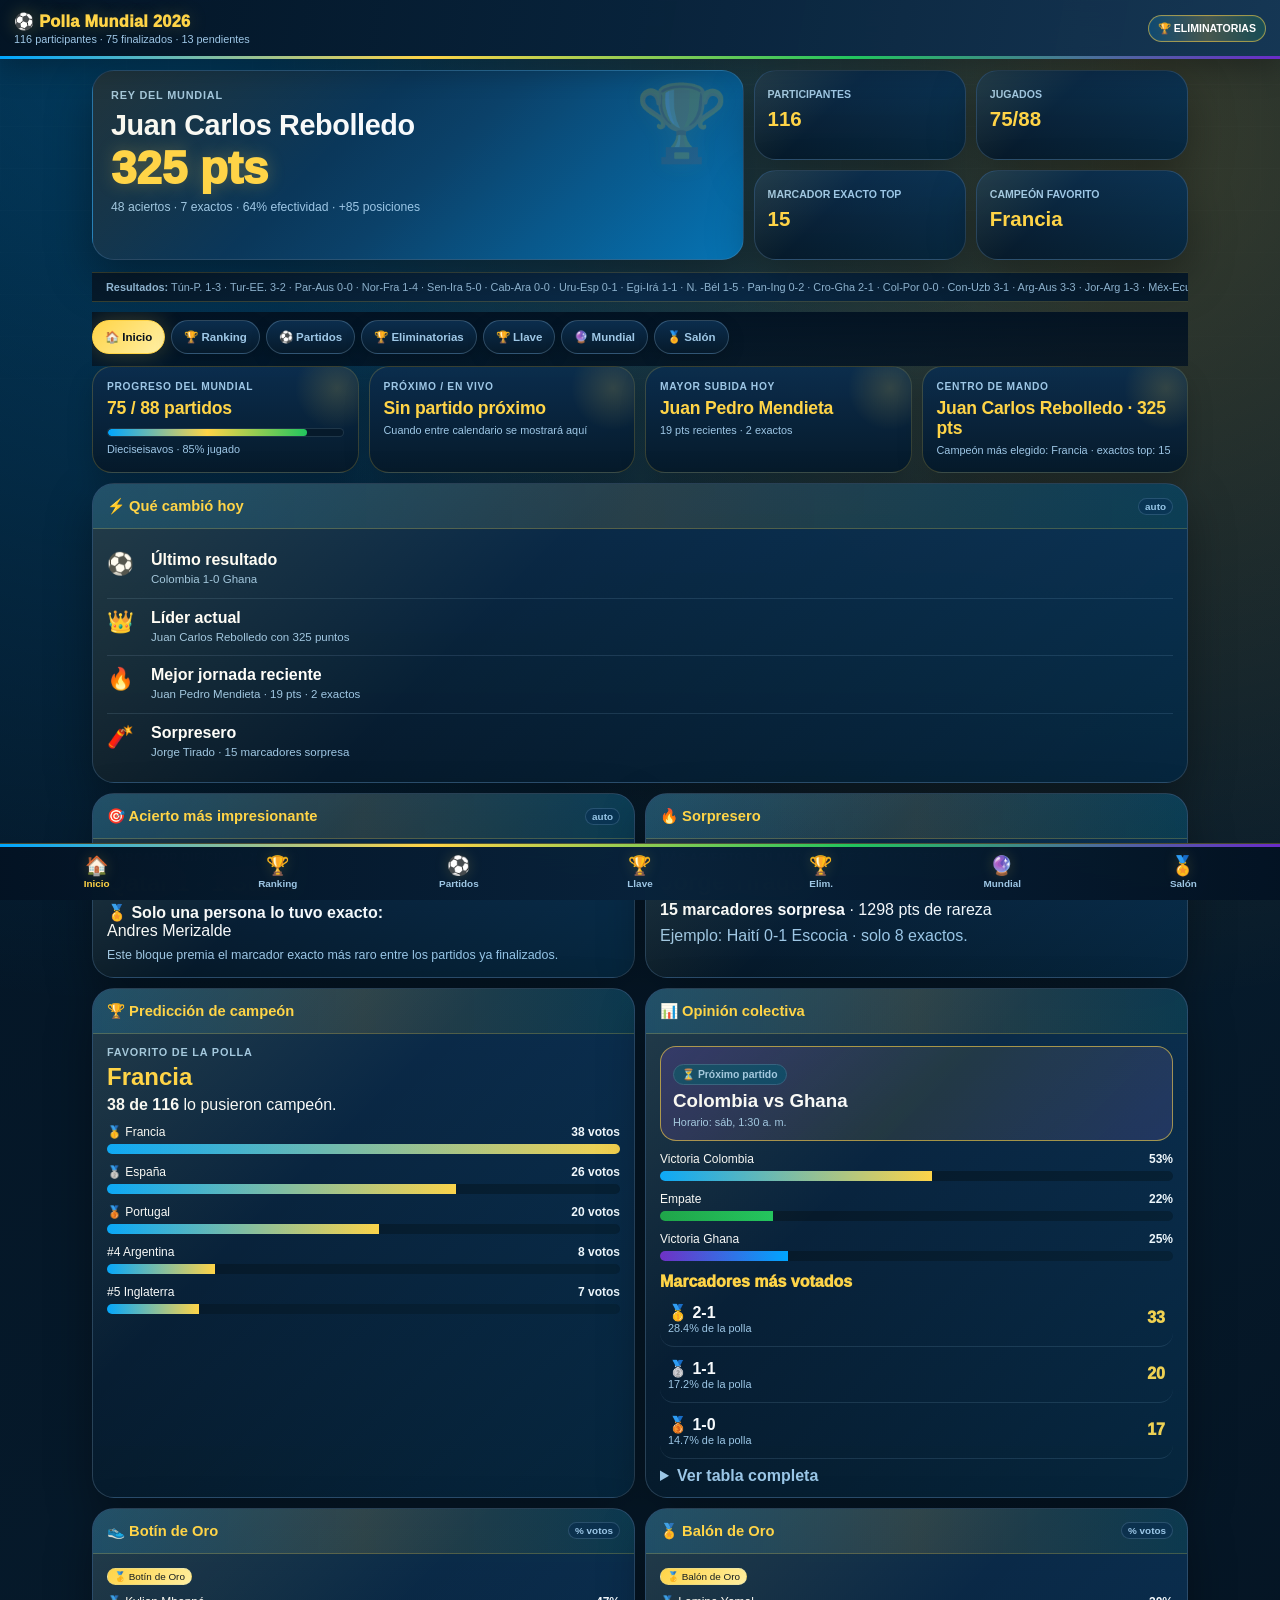
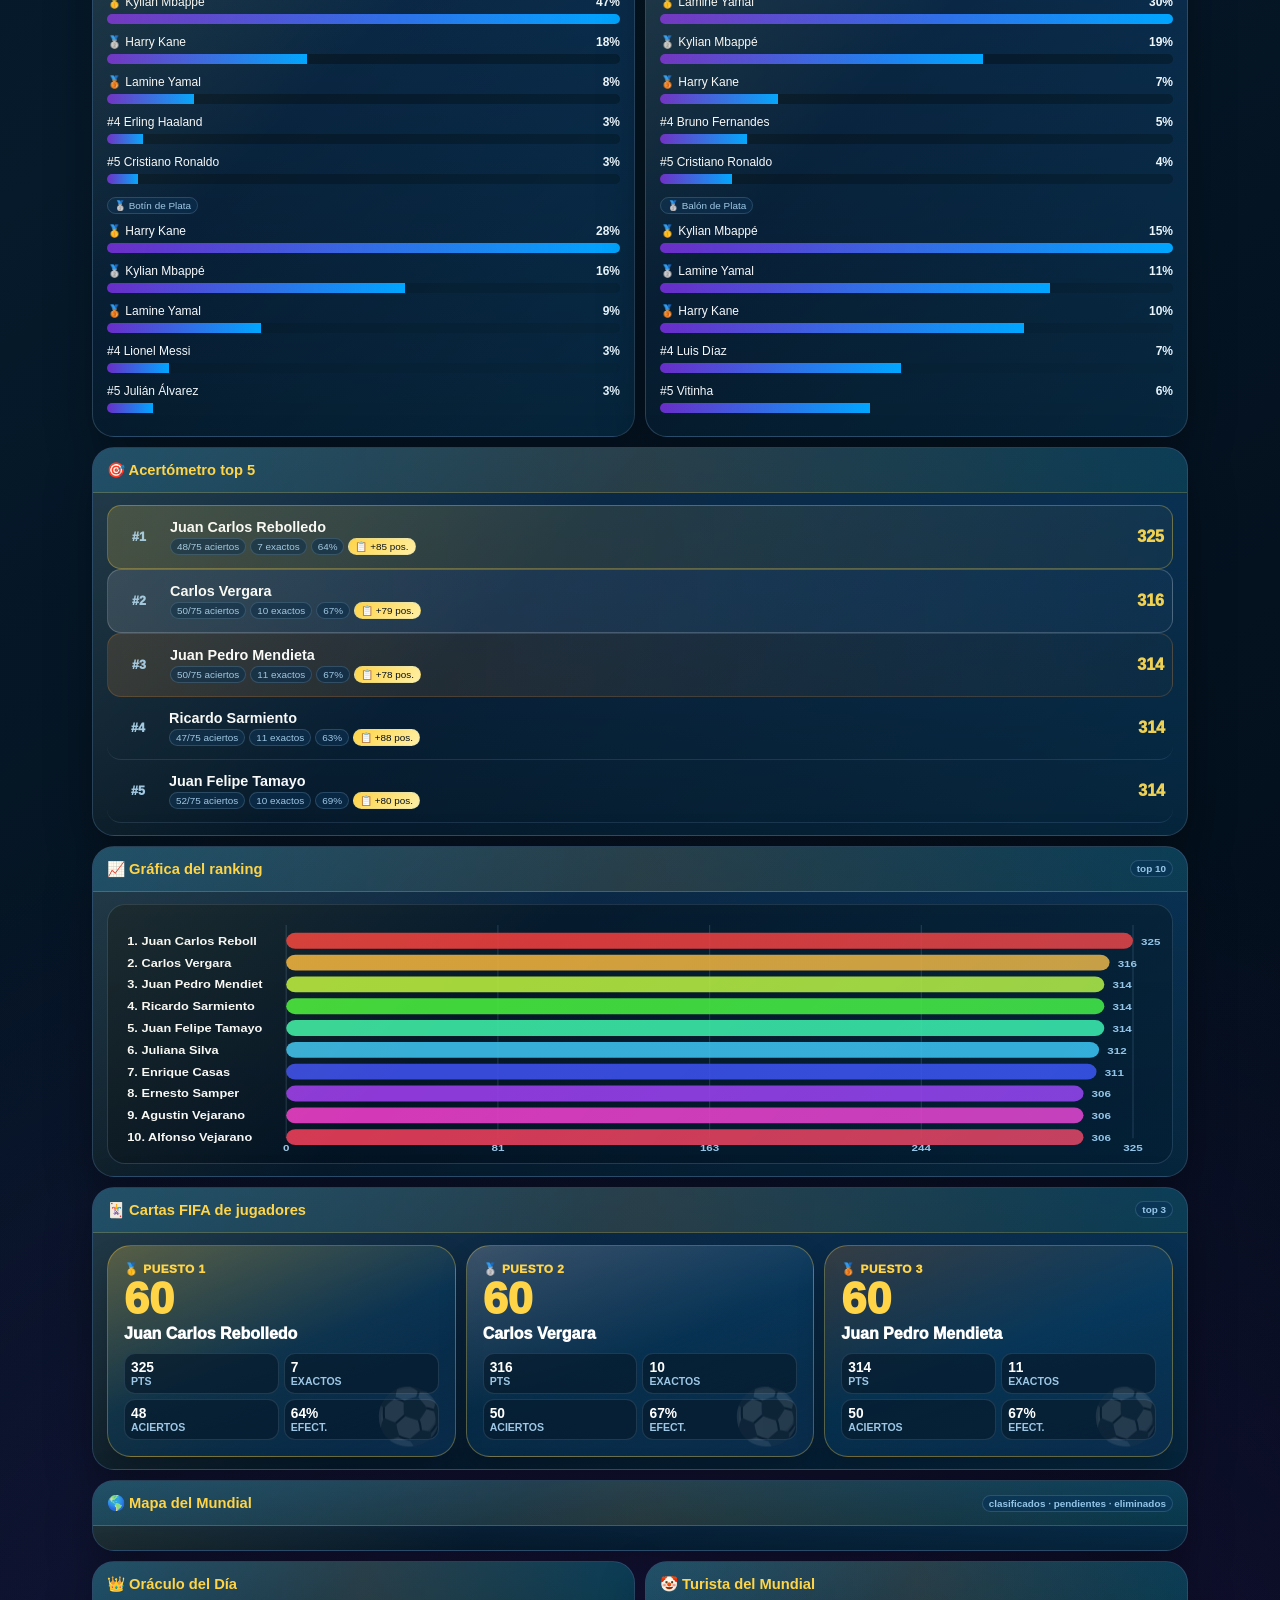
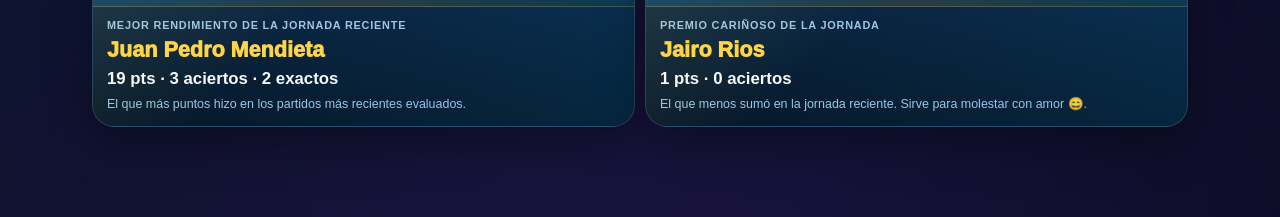
<file: index 5.html>
<!DOCTYPE html>
<html lang="es">
<head>
<meta charset="UTF-8">
<meta name="viewport" content="width=device-width,initial-scale=1.0,viewport-fit=cover">
<meta http-equiv="Cache-Control" content="no-cache, no-store, must-revalidate">
<meta http-equiv="Pragma" content="no-cache">
<meta http-equiv="Expires" content="0">
<title>⚽ Polla Mundial 2026 · Eliminatorias</title>
<style>
:root{--bg:#0e0520;--panel:#1a0a3d;--panel2:#240f52;--line:#5a2d9a;--gold:#ffd447;--gold2:#f4b400;--txt:#fffaf0;--muted:#d4b8ff;--ok:#26d07c;--bad:#ef3e36;--blue:#a78bfa;--violet:#c084fc;--red:#f472b6;--green:#34d399;--white:#fdf4ff}
*{box-sizing:border-box;margin:0;padding:0}
body{font-family:-apple-system,BlinkMacSystemFont,'Segoe UI',Roboto,sans-serif;background:radial-gradient(circle at top left,#3b0764 0,#1e1040 30%,#0e0520 60%,#050210 100%);color:var(--txt);min-height:100vh;padding-bottom:78px}
.header{position:sticky;top:0;z-index:50;background:linear-gradient(90deg,rgba(14,5,32,.97),rgba(26,10,61,.97),rgba(58,10,80,.95));backdrop-filter:blur(14px);border-bottom:1px solid var(--line);padding:12px 14px;display:flex;align-items:center;justify-content:space-between;gap:12px}
.brand h1{font-size:1.02rem;color:var(--gold);letter-spacing:.3px}.brand p{font-size:.68rem;color:var(--muted);margin-top:2px}
.pill{display:inline-flex;align-items:center;gap:5px;background:linear-gradient(90deg,#7c3aed44,#ffd44733,#c084fc33);border:1px solid #c084fc88;color:var(--white);font-size:.66rem;font-weight:800;border-radius:999px;padding:6px 9px;white-space:nowrap}
.wrap{max-width:1020px;margin:0 auto;padding:12px}
.hero{display:grid;grid-template-columns:1.2fr .8fr;gap:10px;margin-bottom:12px}
.card{background:linear-gradient(180deg,rgba(26,10,61,.98),rgba(14,5,32,.98));border:1px solid var(--line);border-radius:18px;box-shadow:0 10px 24px rgba(0,0,0,.28);overflow:hidden}
.leader{padding:18px;min-height:172px;position:relative}.leader:after{content:'🏆';position:absolute;right:14px;top:8px;font-size:3.8rem;opacity:.12}
.label{color:var(--muted);font-size:.68rem;font-weight:800;text-transform:uppercase;letter-spacing:.8px}.leader-name{font-size:1.55rem;font-weight:900;margin:8px 0 4px}.leader-points{font-size:2.45rem;color:var(--gold);font-weight:950;line-height:1}.leader-sub{color:var(--muted);font-size:.76rem;margin-top:8px}
.stats-grid{display:grid;grid-template-columns:1fr 1fr;gap:10px}.mini{padding:13px;min-height:81px}.mini b{display:block;font-size:1.28rem;color:var(--gold);margin-top:5px}.mini span{color:var(--muted);font-size:.66rem;text-transform:uppercase;font-weight:800}
.tabs{display:flex;gap:6px;overflow-x:auto;padding:4px 0 12px;position:sticky;top:58px;z-index:45;background:linear-gradient(180deg,rgba(7,21,39,.96),rgba(7,21,39,.88))}
.tabbtn{border:1px solid var(--line);background:linear-gradient(180deg,#1a0a3d,#0e0520);color:var(--muted);font-size:.72rem;font-weight:850;border-radius:999px;padding:9px 12px;white-space:nowrap;cursor:pointer}.tabbtn.act{background:linear-gradient(135deg,var(--gold),#ffef9a);color:#06101d;border-color:var(--gold)}
.section{display:none}.section.act{display:block}.grid2{display:grid;grid-template-columns:1fr 1fr;gap:10px}.grid3{display:grid;grid-template-columns:repeat(3,1fr);gap:10px}.section-title{font-size:.86rem;color:var(--gold);font-weight:900;padding:13px 14px;border-bottom:1px solid var(--line);display:flex;justify-content:space-between;align-items:center;gap:8px}.body{padding:12px 14px}.muted{color:var(--muted)}
.search{width:100%;padding:10px 14px;border-radius:999px;background:var(--panel2);border:1px solid var(--line);color:#fff;outline:none;margin-bottom:10px}
.rank-row{display:grid;grid-template-columns:42px 1fr 72px;gap:8px;align-items:center;padding:10px 0;border-bottom:1px solid rgba(30,58,85,.75);cursor:pointer}.rank-row:last-child{border-bottom:none}.pos{color:var(--muted);font-size:.78rem;text-align:center}.name{font-weight:760;font-size:.9rem}.pts{text-align:right;color:var(--gold);font-weight:950}
.chips{margin-top:3px;display:flex;gap:4px;flex-wrap:wrap}.chip{font-size:.62rem;background:#1a0a3d;border:1px solid var(--line);color:var(--muted);padding:2px 6px;border-radius:999px}.chip.gold{color:#06101d;background:var(--gold);border-color:var(--gold)}.chip.ok{color:var(--ok);border-color:#4cde7a66;background:#4cde7a12}.chip.violet{color:var(--violet);border-color:#c084fc66;background:#c084fc14}
.match-card{display:flex;justify-content:space-between;align-items:center;gap:8px;padding:10px 0;border-bottom:1px solid var(--line)}.match-card:last-child{border-bottom:none}.score{font-weight:950;color:var(--gold);white-space:nowrap}
.barrow{margin:11px 0}.barhead{display:flex;justify-content:space-between;font-size:.75rem;margin-bottom:5px}.bar{height:9px;background:#1a0a3d;border-radius:99px;overflow:hidden}.fill{height:100%;background:linear-gradient(90deg,#7c3aed,#ffd447,#c084fc)}.fill.ok{background:linear-gradient(90deg,#059669,#26d07c)}.fill.violet{background:linear-gradient(90deg,#6d28d9,#c084fc)}
.pred-match{padding:12px;border:1px solid var(--line);border-radius:14px;background:linear-gradient(180deg,#1a0a3d,#0e0520);margin-bottom:10px}.pred-title{font-weight:900;margin-bottom:4px}.pred-sub{font-size:.68rem;color:var(--muted);margin-bottom:8px}.group-head{display:flex;gap:6px;overflow:auto;padding-bottom:10px}.group-head button{border:1px solid var(--line);background:var(--panel2);color:var(--muted);border-radius:999px;padding:7px 11px;font-weight:900}.group-head button.act{background:linear-gradient(135deg,var(--gold),#ffef9a);color:#06101d;border-color:var(--gold)}
.profile{position:fixed;inset:0;background:rgba(2,1,10,.80);display:none;align-items:flex-end;z-index:100}.profile.act{display:flex}.sheet{background:#1a0a3d;border-top:1px solid var(--line);border-radius:24px 24px 0 0;width:100%;max-height:88vh;overflow:auto;padding:18px}.close{float:right;background:#240f52;border:1px solid var(--line);color:#fff;border-radius:999px;width:34px;height:34px}.prof-name{font-size:1.3rem;color:var(--gold);font-weight:950;margin:8px 0 12px}.prof-grid{display:grid;grid-template-columns:1fr 1fr;gap:8px}.prof-stat{background:#240f52;border:1px solid var(--line);border-radius:14px;padding:12px}.prof-stat span{font-size:.65rem;color:var(--muted);text-transform:uppercase;font-weight:850}.prof-stat b{display:block;font-size:1.25rem;color:#fff;margin-top:4px}
.bottom{position:fixed;left:0;right:0;bottom:0;z-index:60;background:linear-gradient(90deg,rgba(14,5,32,.97),rgba(26,10,61,.97));backdrop-filter:blur(14px);border-top:1px solid var(--line);display:grid;grid-template-columns:repeat(6,1fr);padding:7px 6px calc(7px + env(safe-area-inset-bottom))}.bottom button{background:transparent;border:0;color:var(--muted);font-size:.62rem;font-weight:800;padding:4px}.bottom button b{display:block;font-size:1.18rem;margin-bottom:1px}.bottom button.act{color:var(--gold)}
.empty{padding:22px;text-align:center;color:var(--muted)}.linkbtn{display:inline-block;background:var(--gold);color:#06101d;text-decoration:none;border-radius:999px;padding:10px 14px;font-weight:900;font-size:.78rem}.badge-card{display:flex;gap:12px;align-items:center;padding:10px 0;border-bottom:1px solid var(--line)}.badge-card:last-child{border-bottom:none}.badge-ico{font-size:1.8rem}.badge-title{font-weight:900}.badge-winner{font-size:.75rem;color:var(--gold);margin-top:3px}.rbar{font-size:.68rem;color:var(--muted);overflow:auto;white-space:nowrap;background:linear-gradient(180deg,#1a0a3d,#0e0520);border-top:1px solid var(--line);border-bottom:1px solid var(--line);padding:8px 14px;margin-bottom:10px}.admin-note{background:#3a1a26;border:1px solid #ffd44788;color:#fff7e6;padding:12px;border-radius:14px;font-size:.78rem;line-height:1.45}

.header:after{content:'';position:absolute;left:0;right:0;bottom:-2px;height:3px;background:linear-gradient(90deg,#7c3aed,#ffd447,#c084fc,#a78bfa)}
.card{position:relative}
.card:before{content:'';position:absolute;inset:0;border-radius:18px;pointer-events:none;background:linear-gradient(135deg,rgba(255,212,71,.08),transparent 38%,rgba(192,132,252,.07));opacity:.85}
.leader{background:linear-gradient(135deg,#1a0a3d 0%,#3b0764 45%,#7c3aed 130%)}
.leader:after{opacity:.18}
.section-title{background:linear-gradient(90deg,rgba(124,58,237,.22),rgba(255,212,71,.10),rgba(192,132,252,.14))}
.rank-row:hover,.match-card:hover,.badge-card:hover{background:rgba(255,212,71,.06);border-radius:12px}
.bottom{background:linear-gradient(90deg,rgba(14,5,32,.98),rgba(26,10,61,.98),rgba(14,5,32,.98))}
.bottom:before{content:'';position:absolute;left:0;right:0;top:0;height:3px;background:linear-gradient(90deg,#7c3aed,#ffd447,#c084fc,#a78bfa)}


.submenu{display:flex;gap:7px;overflow:auto;margin-bottom:10px;padding-bottom:2px}
.submenu button{border:1px solid var(--line);background:linear-gradient(180deg,#1a0a3d,#0e0520);color:var(--muted);border-radius:999px;padding:8px 11px;font-size:.68rem;font-weight:900;white-space:nowrap;cursor:pointer}
.submenu button.act{background:linear-gradient(135deg,var(--gold),#ffef9a);color:#06101d;border-color:var(--gold)}
.subpanel{display:none}.subpanel.act{display:block}
.pred-table-wrap{overflow:auto;border:1px solid var(--line);border-radius:16px;background:rgba(14,5,32,.35)}
.pred-table{width:100%;border-collapse:collapse;min-width:780px}
.pred-table th{position:sticky;top:0;background:#1a0a3d;color:var(--gold);font-size:.67rem;text-transform:uppercase;letter-spacing:.4px;padding:10px 8px;border-bottom:1px solid var(--line);text-align:left}
.pred-table td{padding:10px 8px;border-bottom:1px solid rgba(31,122,140,.45);font-size:.78rem;vertical-align:top}
.pred-table tr:hover{background:rgba(255,212,71,.06)}
.pred-team{font-weight:900;color:var(--white)}
.pred-small{font-size:.68rem;color:var(--muted);margin-top:3px}
.pred-winner{font-weight:950;color:var(--gold)}
.pred-score-chip{display:inline-block;border:1px solid #ffd44788;background:#ffd44722;color:#fff7e6;border-radius:999px;padding:3px 7px;font-size:.68rem;font-weight:900;margin:1px}
.award-card{padding:12px;border:1px solid rgba(90,45,154,.7);border-radius:16px;background:linear-gradient(135deg,rgba(26,10,61,.9),rgba(14,5,32,.9));margin-bottom:9px}
.award-card h3{font-size:.92rem;color:var(--gold);margin-bottom:3px}
.award-desc{font-size:.72rem;line-height:1.38;color:var(--muted);margin-top:3px}
.award-rule{font-size:.66rem;color:var(--white);opacity:.9;margin-top:4px}


.live-card{border:1px solid #ffd44799;background:linear-gradient(135deg,rgba(124,58,237,.22),rgba(255,212,71,.10),rgba(192,132,252,.14));border-radius:16px;padding:12px;margin-bottom:10px}
.live-badge{display:inline-block;background:#e5253a;color:#fff;border-radius:999px;padding:3px 8px;font-size:.65rem;font-weight:950;margin-bottom:6px;letter-spacing:.4px}
.time-badge{display:inline-block;background:#084568;border:1px solid var(--line);color:var(--muted);border-radius:999px;padding:3px 8px;font-size:.65rem;font-weight:850;margin-top:5px}


.quick-award-name{font-size:1.35rem;font-weight:950;color:var(--gold);margin:6px 0}
.quick-award-score{font-size:1.05rem;font-weight:900}
.quick-award-desc{font-size:.78rem;color:var(--muted);line-height:1.4;margin-top:7px}

@media(max-width:720px){.hero,.grid2,.grid3{grid-template-columns:1fr}.stats-grid{grid-template-columns:1fr 1fr}.leader{min-height:150px}.leader-name{font-size:1.25rem}.leader-points{font-size:2.05rem}.tabs{display:none}.wrap{padding:10px}.brand h1{font-size:.92rem}.pill{font-size:.58rem}.rank-row{grid-template-columns:34px 1fr 62px}.name{font-size:.84rem}.section-title{font-size:.82rem}.bottom button{font-size:.58rem}}

.collective-table{width:100%;border-collapse:collapse;background:#fff;color:#111;border-radius:10px;overflow:hidden;font-size:.82rem}
.collective-table th{background:#bfbfbf;color:#111;text-transform:uppercase;text-align:left;padding:7px;border:1px solid #111}
.collective-table td{padding:7px;border:1px solid #111}
.collective-table tfoot td{background:#bfbfbf;font-weight:900;text-transform:uppercase}

.ko-summary{display:grid;grid-template-columns:repeat(5,1fr);gap:8px;margin-bottom:12px}
.ko-card{background:#1a0a3d;border:1px solid var(--line);border-radius:15px;padding:12px;min-height:80px}
.ko-card span{display:block;color:var(--muted);font-size:.64rem;text-transform:uppercase;font-weight:900}.ko-card b{display:block;color:var(--gold);font-size:1.25rem;margin-top:5px}
.ko-rank-row{display:grid;grid-template-columns:44px 1fr 86px;gap:8px;align-items:center;border-bottom:1px solid rgba(31,122,140,.45);padding:10px 0;cursor:pointer}.ko-rank-row:last-child{border-bottom:none}
.ko-status{font-size:.72rem;color:var(--muted);line-height:1.35;margin:0 0 10px}.ko-phase-title{font-weight:950;color:var(--gold);margin:4px 0 8px}.ko-detail{font-size:.68rem;color:var(--muted);margin-top:4px}.ko-pill{display:inline-block;border:1px solid var(--line);border-radius:999px;padding:3px 7px;margin:2px;font-size:.65rem;color:var(--muted);background:#062441}.ko-pill.ok{border-color:#26d07c99;color:#26d07c}.ko-pill.bad{border-color:#ef3e3699;color:#ff8a84}
@media(max-width:700px){.ko-summary{grid-template-columns:1fr 1fr}.hero,.grid2,.grid3{grid-template-columns:1fr}.tabs{top:56px}.pred-table{min-width:680px}}



/* ============================================================
   V2 PREMIUM — FIFA+ / ESPN look · agregado por ChatGPT
   Solo visual: no toca lógica, puntajes ni actualización automática
   ============================================================ */
:root{
  --bg:#031323;--panel:#08223A;--panel2:#0B2D4D;--line:#2C5D82;
  --gold:#FFD447;--gold2:#F7B500;--txt:#F8FAFC;--muted:#9EC7E6;
  --ok:#22C55E;--bad:#FF5A5F;--blue:#00A6FF;--violet:#6A2CC9;
  --red:#FF5A5F;--green:#22C55E;--white:#FFFFFF;
  --shadow:0 18px 45px rgba(0,0,0,.34);
}
html{scroll-behavior:smooth}
body{
  background:
    radial-gradient(circle at 12% 0%,rgba(0,166,255,.28) 0,transparent 28%),
    radial-gradient(circle at 88% 4%,rgba(255,212,71,.20) 0,transparent 25%),
    radial-gradient(circle at 50% 105%,rgba(106,44,201,.24) 0,transparent 35%),
    linear-gradient(145deg,#031323 0%,#061A2B 42%,#020914 100%)!important;
  color:var(--txt);
}
body:before{
  content:'';position:fixed;inset:0;pointer-events:none;z-index:-1;
  background-image:linear-gradient(rgba(255,255,255,.035) 1px,transparent 1px),linear-gradient(90deg,rgba(255,255,255,.025) 1px,transparent 1px);
  background-size:42px 42px;mask-image:linear-gradient(to bottom,black,transparent 85%);opacity:.45;
}
.header{
  background:linear-gradient(100deg,rgba(3,19,35,.96),rgba(8,34,58,.96),rgba(20,55,88,.92))!important;
  border-bottom:1px solid rgba(255,212,71,.38)!important;box-shadow:0 10px 30px rgba(0,0,0,.28);
}
.header:after,.bottom:before{background:linear-gradient(90deg,#00A6FF,#FFD447,#22C55E,#6A2CC9)!important}
.brand h1{color:var(--gold)!important;text-shadow:0 0 18px rgba(255,212,71,.26);font-weight:950}
.brand p{color:var(--muted)!important}
.pill{background:linear-gradient(90deg,rgba(0,166,255,.20),rgba(255,212,71,.22),rgba(34,197,94,.16))!important;border-color:rgba(255,212,71,.55)!important;box-shadow:0 0 0 1px rgba(255,255,255,.03) inset}
.wrap{max-width:1120px}.card{
  background:linear-gradient(180deg,rgba(11,45,77,.96),rgba(6,26,43,.98))!important;
  border:1px solid rgba(158,199,230,.22)!important;border-radius:22px!important;box-shadow:var(--shadow)!important;
}
.card:before{background:linear-gradient(135deg,rgba(255,212,71,.12),transparent 38%,rgba(0,166,255,.10))!important}
.leader{background:linear-gradient(135deg,#08223A 0%,#0B3F66 52%,#00A6FF 155%)!important;min-height:190px;border-bottom:1px solid rgba(255,212,71,.18)}
.leader:after{font-size:4.7rem;opacity:.20;filter:drop-shadow(0 0 12px rgba(255,212,71,.30))}
.leader-name{font-size:1.8rem;letter-spacing:-.4px}.leader-points{font-size:2.85rem;text-shadow:0 0 18px rgba(255,212,71,.28)}
.label,.mini span,.muted{color:var(--muted)!important}.mini b,.score,.pts{color:var(--gold)!important}.section-title{
  background:linear-gradient(90deg,rgba(0,166,255,.18),rgba(255,212,71,.12),rgba(34,197,94,.08))!important;
  border-bottom:1px solid rgba(255,212,71,.22)!important;color:var(--gold)!important;font-size:.92rem
}
.tabs{background:linear-gradient(180deg,rgba(3,19,35,.98),rgba(3,19,35,.82))!important;top:60px;padding-top:8px}
.tabbtn,.submenu button,.group-head button{
  background:linear-gradient(180deg,#0B2D4D,#061A2B)!important;border:1px solid rgba(158,199,230,.26)!important;color:var(--muted)!important;
  box-shadow:0 6px 18px rgba(0,0,0,.15)
}
.tabbtn.act,.submenu button.act,.group-head button.act{
  background:linear-gradient(135deg,var(--gold),#FFF0A6)!important;color:#06101D!important;border-color:var(--gold)!important;box-shadow:0 0 22px rgba(255,212,71,.22)
}
.search,input{background:#061A2B!important;border-color:rgba(158,199,230,.28)!important;color:#fff!important}
.rank-row{grid-template-columns:46px 1fr 84px;padding:13px 8px;border-bottom:1px solid rgba(158,199,230,.14)!important;border-radius:14px;transition:transform .18s,background .18s,border-color .18s}
.rank-row:hover{transform:translateY(-1px);background:rgba(0,166,255,.08)!important;border-color:rgba(255,212,71,.25)!important}
.rank-row:nth-child(1){background:linear-gradient(90deg,rgba(255,212,71,.18),rgba(255,212,71,.04))!important;border:1px solid rgba(255,212,71,.30)!important}
.rank-row:nth-child(2){background:linear-gradient(90deg,rgba(226,232,240,.14),rgba(226,232,240,.03))!important;border:1px solid rgba(226,232,240,.22)!important}
.rank-row:nth-child(3){background:linear-gradient(90deg,rgba(205,127,50,.18),rgba(205,127,50,.03))!important;border:1px solid rgba(205,127,50,.24)!important}
.pos{font-weight:950}.name{font-weight:900}.chip{background:rgba(11,45,77,.72)!important;border-color:rgba(158,199,230,.20)!important;color:var(--muted)!important}.chip.gold{background:linear-gradient(135deg,var(--gold),#FFF0A6)!important;color:#06101D!important}.chip.ok{color:#86EFAC!important;border-color:rgba(34,197,94,.4)!important;background:rgba(34,197,94,.12)!important}
.match-card,.badge-card{padding:12px 8px;border-bottom:1px solid rgba(158,199,230,.14)!important;border-radius:14px;transition:background .18s,transform .18s}.match-card:hover,.badge-card:hover{background:rgba(0,166,255,.07)!important;transform:translateY(-1px)}
.pred-match{background:linear-gradient(180deg,#0B2D4D,#061A2B)!important;border:1px solid rgba(158,199,230,.22)!important;border-radius:18px!important;box-shadow:0 10px 22px rgba(0,0,0,.18)}
.bar{background:#061A2B!important;height:10px}.fill{background:linear-gradient(90deg,#00A6FF,#FFD447)!important}.fill.ok{background:linear-gradient(90deg,#16A34A,#22C55E)!important}.fill.violet{background:linear-gradient(90deg,#6A2CC9,#00A6FF)!important}
.profile{background:rgba(1,7,14,.78)!important;backdrop-filter:blur(10px)}.sheet{background:linear-gradient(180deg,#0B2D4D,#031323)!important;border-top:1px solid rgba(255,212,71,.35)!important}.prof-name{color:var(--gold)!important}.prof-stat{background:#061A2B!important;border-color:rgba(158,199,230,.22)!important}
.bottom{grid-template-columns:repeat(7,1fr)!important;background:linear-gradient(90deg,rgba(3,19,35,.98),rgba(8,34,58,.98),rgba(3,19,35,.98))!important;border-top:1px solid rgba(255,212,71,.28)!important}.bottom button.act{color:var(--gold)!important}.bottom button b{filter:drop-shadow(0 0 7px rgba(255,212,71,.18))}
.rbar{background:linear-gradient(90deg,#061A2B,#0B2D4D,#061A2B)!important;border-color:rgba(255,212,71,.20)!important;color:var(--muted)!important}
.admin-note{background:rgba(255,212,71,.10)!important;border-color:rgba(255,212,71,.40)!important;color:#FFF7D6!important}
.linkbtn{background:linear-gradient(135deg,var(--gold),#FFF0A6)!important;color:#06101D!important;box-shadow:0 10px 24px rgba(255,212,71,.18)}
@media(max-width:720px){.hero,.grid2,.grid3{grid-template-columns:1fr!important}.wrap{padding:10px}.leader-name{font-size:1.45rem}.leader-points{font-size:2.35rem}.bottom button{font-size:.56rem}.bottom button b{font-size:1.05rem}.tabs{display:none}.card{border-radius:18px!important}.rank-row{grid-template-columns:40px 1fr 72px}}
@media(prefers-reduced-motion:no-preference){.leader:after{animation:trophyPulse 3.6s ease-in-out infinite}.pill{animation:softGlow 3.8s ease-in-out infinite}@keyframes trophyPulse{0%,100%{transform:scale(1);opacity:.16}50%{transform:scale(1.05);opacity:.25}}@keyframes softGlow{0%,100%{box-shadow:0 0 0 rgba(255,212,71,0)}50%{box-shadow:0 0 22px rgba(255,212,71,.15)}}}

/* ===== V3 Dashboard + Feed ===== */
.dashboard-grid{display:grid;grid-template-columns:repeat(4,1fr);gap:10px;margin:0 0 10px}
.dash-card{position:relative;min-height:104px;padding:14px;border-radius:20px;background:linear-gradient(180deg,rgba(11,45,77,.96),rgba(6,26,43,.98));border:1px solid rgba(255,212,71,.20);box-shadow:0 12px 26px rgba(0,0,0,.18);overflow:hidden}
.dash-card:after{content:'';position:absolute;right:-24px;top:-24px;width:90px;height:90px;border-radius:50%;background:radial-gradient(circle,rgba(255,212,71,.16),transparent 66%)}
.dash-card span{display:block;color:var(--muted);font-size:.64rem;font-weight:900;text-transform:uppercase;letter-spacing:.7px;margin-bottom:6px}
.dash-card b{display:block;color:var(--gold);font-size:1.1rem;line-height:1.15;letter-spacing:-.2px}
.dash-card small{display:block;color:var(--muted);font-size:.68rem;margin-top:6px;line-height:1.25}
.progress-track{height:9px;border-radius:999px;background:#061A2B;border:1px solid rgba(158,199,230,.16);overflow:hidden;margin-top:10px}
.progress-fill{height:100%;border-radius:999px;background:linear-gradient(90deg,#00A6FF,#FFD447,#22C55E);width:0%}
.feed-item{display:grid;grid-template-columns:34px 1fr;gap:10px;align-items:flex-start;padding:10px 0;border-bottom:1px solid rgba(158,199,230,.14)}
.feed-item:last-child{border-bottom:none}.feed-ico{font-size:1.35rem}.feed-title{font-weight:900;color:#fff}.feed-sub{font-size:.72rem;color:var(--muted);margin-top:3px;line-height:1.35}
.player-card{position:relative;border-radius:22px;padding:16px;background:linear-gradient(160deg,rgba(255,212,71,.18),rgba(0,166,255,.12),rgba(11,45,77,.95));border:1px solid rgba(255,212,71,.35);box-shadow:0 14px 32px rgba(0,0,0,.22);overflow:hidden}
.player-card:before{content:'★★★★★';position:absolute;right:14px;top:10px;color:rgba(255,212,71,.36);font-size:.9rem;letter-spacing:2px}.player-card .ovr{font-size:2.6rem;font-weight:950;color:var(--gold);line-height:1}.player-card .pc-name{font-size:1.05rem;font-weight:950;color:#fff;margin-top:3px}.player-card .pc-meta{font-size:.72rem;color:var(--muted);margin-top:6px}.share-note{font-size:.7rem;color:var(--muted);margin-top:8px}
.badge-card .award-desc{display:none!important}
@media(max-width:900px){.dashboard-grid{grid-template-columns:repeat(2,1fr)}}
@media(max-width:520px){.dashboard-grid{grid-template-columns:1fr}.dash-card{min-height:92px}.player-card .ovr{font-size:2.2rem}}


/* ===== V3.2 extras: gráfica, mapa, cartas, compartir ===== */
.rank-chart{width:100%;height:260px;border-radius:18px;background:linear-gradient(180deg,rgba(6,26,43,.90),rgba(3,19,35,.96));border:1px solid rgba(158,199,230,.18);padding:10px;overflow:hidden}
.rank-chart svg{width:100%;height:100%;display:block}.chart-label{font-size:10px;fill:#9EC7E6;font-weight:800}.chart-name{font-size:11px;fill:#F8FAFC;font-weight:900}.chart-grid{stroke:rgba(158,199,230,.18);stroke-width:1}.chart-line{fill:none;stroke-width:3;stroke-linecap:round;stroke-linejoin:round}.chart-dot{stroke:#031323;stroke-width:2}
.fifa-card-grid{display:grid;grid-template-columns:repeat(3,1fr);gap:10px}.fifa-mini{position:relative;min-height:170px;border-radius:24px;padding:16px;background:linear-gradient(160deg,rgba(255,212,71,.25),rgba(0,166,255,.10),rgba(11,45,77,.96));border:1px solid rgba(255,212,71,.32);box-shadow:0 14px 28px rgba(0,0,0,.20);overflow:hidden;cursor:pointer}.fifa-mini:nth-child(2){background:linear-gradient(160deg,rgba(226,232,240,.22),rgba(0,166,255,.10),rgba(11,45,77,.96))}.fifa-mini:nth-child(3){background:linear-gradient(160deg,rgba(205,127,50,.22),rgba(0,166,255,.10),rgba(11,45,77,.96))}.fifa-mini:after{content:'⚽';position:absolute;right:12px;bottom:8px;font-size:3.4rem;opacity:.12}.fifa-rank{font-size:.74rem;color:var(--gold);font-weight:950;letter-spacing:.5px}.fifa-ovr{font-size:2.8rem;line-height:1;color:var(--gold);font-weight:950}.fifa-name{font-size:1rem;color:#fff;font-weight:950;margin:5px 0}.fifa-stats{display:grid;grid-template-columns:1fr 1fr;gap:5px;margin-top:10px}.fifa-stats span{background:rgba(6,26,43,.68);border:1px solid rgba(158,199,230,.16);border-radius:11px;padding:6px;font-size:.66rem;color:var(--muted);font-weight:850}.fifa-stats b{display:block;color:#fff;font-size:.86rem}.world-map{display:grid;grid-template-columns:repeat(4,1fr);gap:8px}.team-pill{display:flex;justify-content:space-between;align-items:center;gap:6px;border-radius:13px;padding:8px 10px;background:rgba(6,26,43,.78);border:1px solid rgba(158,199,230,.18);font-size:.72rem;font-weight:850}.team-pill.qualified{border-color:rgba(34,197,94,.38);background:rgba(34,197,94,.10)}.team-pill.pending{border-color:rgba(255,212,71,.28)}.team-pill.eliminated{opacity:.52;filter:grayscale(.25)}.need-card{border-radius:18px;background:rgba(6,26,43,.75);border:1px solid rgba(255,212,71,.22);padding:12px;margin-top:12px}.need-card h3{color:var(--gold);font-size:.92rem;margin-bottom:6px}.need-list{margin:8px 0 0;padding:0;list-style:none}.need-list li{padding:8px 0;border-bottom:1px solid rgba(158,199,230,.12);font-size:.76rem;color:var(--muted)}.need-list li:last-child{border-bottom:0}.share-actions{display:flex;gap:8px;flex-wrap:wrap;margin-top:10px}.share-btn{border:0;border-radius:999px;padding:9px 13px;background:linear-gradient(135deg,var(--gold),#FFF0A6);color:#06101D;font-weight:950;cursor:pointer}.ghost-btn{border:1px solid rgba(158,199,230,.28);border-radius:999px;padding:9px 13px;background:rgba(6,26,43,.72);color:#fff;font-weight:900;cursor:pointer}.share-status{font-size:.7rem;color:var(--muted);margin-top:6px}
@media(max-width:800px){.fifa-card-grid,.world-map{grid-template-columns:1fr}.rank-chart{height:300px}}

</style>
<link rel="stylesheet" href="bracket.css">
</head>
<body>
<header class="header"><div class="brand"><h1>⚽ Polla Mundial 2026</h1><p id="subtitle">Cargando datos...</p></div><span class="pill" id="live-pill">🏆 ELIMINATORIAS</span></header>
<div class="wrap">
  <section class="hero">
    <div class="card leader"><div class="label">Rey del Mundial</div><div class="leader-name" id="leader-name">—</div><div class="leader-points"><span id="leader-pts">0</span> pts</div><div class="leader-sub" id="leader-sub">Calculando ranking...</div></div>
    <div class="stats-grid">
      <div class="card mini"><span>Participantes</span><b id="stat-part">116</b></div>
      <div class="card mini"><span>Jugados</span><b id="stat-played">0/0</b></div>
      <div class="card mini"><span>Marcador exacto top</span><b id="stat-exact">0</b></div>
      <div class="card mini"><span>Campeón favorito</span><b id="stat-champ">—</b></div>
    </div>
  </section>

  <div id="diag-banner" style="display:none;background:#1a0a3d;border:1px solid #ffd447;border-radius:12px;padding:10px 14px;margin-bottom:8px;font-size:.74rem;color:#fffaf0"></div>
  <div class="rbar" id="rbar"><b>Resultados:</b> cargando...</div>

  <nav class="tabs">
    <button class="tabbtn act" onclick="show('inicio',this)">🏠 Inicio</button>
    <button class="tabbtn" onclick="show('ranking',this)">🏆 Ranking</button>
    <button class="tabbtn" onclick="show('partidos',this)">⚽ Partidos</button>
    <button class="tabbtn" onclick="show('eliminatorias',this)">🏆 Eliminatorias</button>
    <button class="tabbtn" onclick="show('bracket',this)">🏆 Llave</button>
    <button class="tabbtn" onclick="show('preds',this)">🔮 Mundial</button>
    <button class="tabbtn" onclick="show('salon',this)">🏅 Salón</button>
  </nav>

  <section id="inicio" class="section act">
    <div class="dashboard-grid" id="dashboard-grid">
      <div class="dash-card"><span>Progreso del Mundial</span><b id="dash-progress">—</b><div class="progress-track"><div class="progress-fill" id="dash-progress-fill"></div></div><small id="dash-phase">Calculando fase...</small></div>
      <div class="dash-card"><span>Próximo / En vivo</span><b id="dash-focus">—</b><small id="dash-focus-sub">Esperando calendario...</small></div>
      <div class="dash-card"><span>Mayor subida hoy</span><b id="dash-mover">—</b><small id="dash-mover-sub">Según jornada reciente</small></div>
      <div class="dash-card"><span>Centro de mando</span><b id="dash-center">—</b><small id="dash-center-sub">Líder · exactos · campeón</small></div>
    </div>
    <div class="card"><div class="section-title">⚡ Qué cambió hoy <span class="chip">auto</span></div><div class="body" id="activity-feed"></div></div>
    <div style="height:10px"></div>
    <div class="grid2">
      <div class="card"><div class="section-title">🎯 Acierto más impresionante <span id="daily-tag" class="chip">auto</span></div><div class="body" id="daily-card"></div></div>
      <div class="card"><div class="section-title">🔥 Sorpresero</div><div class="body" id="surprise-card"></div></div>
    </div>
    <div style="height:10px"></div>
    <div class="grid2">
      <div class="card"><div class="section-title">🏆 Predicción de campeón</div><div class="body" id="champion-card"></div></div>
      <div class="card"><div class="section-title">📊 Opinión colectiva</div><div class="body" id="collective-card"></div></div>
    </div>
    <div style="height:10px"></div>
    <div class="grid2">
      <div class="card"><div class="section-title">👟 Botín de Oro <span class="chip">% votos</span></div><div class="body" id="botin-card"></div></div>
      <div class="card"><div class="section-title">🏅 Balón de Oro <span class="chip">% votos</span></div><div class="body" id="balon-card"></div></div>
    </div>
    <div style="height:10px"></div>
    <div class="card"><div class="section-title">🎯 Acertómetro top 5</div><div class="body" id="top-meter"></div></div>
    <div style="height:10px"></div>
    <div class="card"><div class="section-title">📈 Gráfica del ranking <span class="chip">top 10</span></div><div class="body"><div class="rank-chart" id="rank-chart"></div></div></div>
    <div style="height:10px"></div>
    <div class="card"><div class="section-title">🃏 Cartas FIFA de jugadores <span class="chip">top 3</span></div><div class="body"><div class="fifa-card-grid" id="fifa-cards"></div></div></div>
    <div style="height:10px"></div>
    <div class="card"><div class="section-title">🌎 Mapa del Mundial <span class="chip">clasificados · pendientes · eliminados</span></div><div class="body"><div class="world-map" id="world-map"></div></div></div>

    <div style="height:10px"></div>
    <div class="grid2">
      <div class="card"><div class="section-title">👑 Oráculo del Día</div><div class="body" id="oracle-card"></div></div>
      <div class="card"><div class="section-title">🤡 Turista del Mundial</div><div class="body" id="tourist-card"></div></div>
    </div>
  </section>

  <section id="ranking" class="section"><div class="card"><div class="section-title">🏆 Ranking general <span class="chip">toca un nombre</span></div><div class="body"><input class="search" id="search" placeholder="🔍 Buscar participante..." oninput="renderRanking()"><div id="ranking-list"></div></div></div></section>


  <section id="eliminatorias" class="section">
    <div class="card">
      <div class="section-title">🏆 Eliminatorias · Ranking por fase <span class="chip">16avos · 8vos · cuartos · semis · final</span></div>
      <div class="body">
        <div class="submenu">
          <button class="act" onclick="showSub('ko-16',this)">🏆 16avos</button>
          <button onclick="showSub('ko-8',this)">⚡ 8vos</button>
          <button onclick="showSub('ko-4',this)">🏅 Cuartos</button>
          <button onclick="showSub('ko-2',this)">🔥 Semis</button>
          <button onclick="showSub('ko-final',this)">👑 Final</button>
          <button onclick="showSub('ko-resumen',this)">📊 Resumen</button>
        </div>
        <div id="sub-ko-16" class="subpanel act"><div id="ko-16-content"></div></div>
        <div id="sub-ko-8" class="subpanel"><div id="ko-8-content"></div></div>
        <div id="sub-ko-4" class="subpanel"><div id="ko-4-content"></div></div>
        <div id="sub-ko-2" class="subpanel"><div id="ko-2-content"></div></div>
        <div id="sub-ko-final" class="subpanel"><div id="ko-final-content"></div></div>
        <div id="sub-ko-resumen" class="subpanel"><div id="ko-resumen-content"></div></div>
      </div>
    </div>
  </section>

  <!-- ═══════════════════════════════════════════════════════
       🏆 CAMINO AL CAMPEONATO — bracket.js
       Todo el renderizado es dinámico. No editar manualmente.
       ═══════════════════════════════════════════════════════ -->
  <section id="bracket" class="section">
    <div class="card" style="overflow:hidden;padding:0">
      <div id="bracket-section-body">
        <!-- bracket.js inyecta aquí el árbol completo -->
        <div class="br-loading">
          <div class="br-loading-spinner"></div><br>Cargando llave…
        </div>
      </div>
    </div>
  </section>

  <section id="preds" class="section">
    <div class="card">
      <div class="section-title">🔮 Predicciones · Eliminatorias <span class="chip">16avos activos · lo demás se abre al confirmarse</span></div>
      <div class="body">
        <div class="submenu" style="overflow-x:auto;display:flex;gap:6px;padding-bottom:8px">
          <button class="act" onclick="showSub('preds-ko16',this)">🏆 16avos</button>
          <button onclick="showSub('preds-ko8',this)">⚡ 8vos</button>
          <button onclick="showSub('preds-ko4',this)">🏅 Cuartos</button>
          <button onclick="showSub('preds-kosf',this)">🔥 Semis+Final</button>
          <button onclick="showSub('preds-honor',this)">🌟 Honor</button>
          <button onclick="showSub('preds-grupos',this)">📋 Grupos</button>
        </div>
        <div id="sub-preds-ko16" class="subpanel act"><div id="preds-ko16-content"></div></div>
        <div id="sub-preds-ko8" class="subpanel"><div id="preds-ko8-content"></div></div>
        <div id="sub-preds-ko4" class="subpanel"><div id="preds-ko4-content"></div></div>
        <div id="sub-preds-kosf" class="subpanel"><div id="preds-kosf-content"></div></div>
        <div id="sub-preds-honor" class="subpanel">
          <div class="grid2" style="margin-bottom:10px">
            <div><div class="ko-phase-title">🏆 Campeón favorito</div><div id="champion-full"></div></div>
            <div><div class="ko-phase-title">🎖️ Podio elegido</div><div id="podium-card"></div></div>
          </div>
        </div>
        <div id="sub-preds-grupos" class="subpanel">
          <div class="group-head" id="group-buttons"></div>
          <div id="group-predictions"></div>
        </div>
      </div>
    </div>
    <div style="height:10px"></div>
    <div class="card"><div class="section-title">👥 Grupos privados</div><div class="body"><a class="linkbtn" href="grupos.html">Abrir ligas privadas</a><p class="muted" style="margin-top:10px;line-height:1.45">Aquí puedes manejar tus grupos internos.</p></div></div>
  </section>

  <section id="partidos" class="section">
    <div class="card">
      <div class="section-title">⚽ Partidos <span class="chip">calendario · predicciones solo con equipos definidos</span></div>
      <div class="body">
        <div class="submenu">
          <button class="act" onclick="showSub('match-preds',this)">🔮 Predicciones por partido</button>
          <button onclick="showSub('match-results',this)">✅ Resultados fase de grupos</button>
          <button onclick="showSub('match-next',this)">📅 16avos de Final</button>
        </div>
        <div id="sub-match-preds" class="subpanel act">
          <div class="pred-table-wrap">
            <table class="pred-table">
              <thead><tr><th>Partido</th><th>La multitud dice</th><th>Marcador más predicho</th><th>Top marcadores</th><th>Estado</th></tr></thead>
              <tbody id="match-pred-table"></tbody>
            </table>
          </div>
        </div>
        <div id="sub-match-results" class="subpanel"><div id="played-list"></div></div>
        <div id="sub-match-next" class="subpanel"><div id="pending-list"></div></div>
      </div>
    </div>
  </section>

  <section id="salon" class="section">
    <div class="grid2">
      <div class="card">
        <div class="section-title">🏅 Salón de la fama <span class="chip">premios automáticos</span></div>
        <div class="body" id="badges"></div>
      </div>
      <div class="card">
        <div class="section-title">📖 Qué significa cada premio</div>
        <div class="body" id="award-definitions">
          <div class="award-card"><h3>👑 Oráculo del Día</h3><div class="award-desc">La persona que más puntos hizo en la jornada más reciente con partidos finalizados.</div><div class="award-rule">Premia el mejor rendimiento del día.</div></div>
          <div class="award-card"><h3>🤡 Turista del Mundial</h3><div class="award-desc">La persona con menos puntos en la jornada más reciente.</div><div class="award-rule">Premio cariñoso para quien salió a pasear y no a pronosticar.</div></div>
          <div class="award-card"><h3>🔥 Golpe de Suerte</h3><div class="award-desc">Quien acertó un marcador exacto muy poco predicho.</div><div class="award-rule">Entre más raro el marcador, más vale el golpe.</div></div>
          <div class="award-card"><h3>🎯 Francotirador</h3><div class="award-desc">Quien lleva más marcadores exactos en todo el torneo.</div><div class="award-rule">No basta acertar ganador: aquí manda el marcador perfecto.</div></div>
          <div class="award-card"><h3>🐙 Pulpo Paul</h3><div class="award-desc">Quien tiene el mayor porcentaje de aciertos de resultado.</div><div class="award-rule">Mide consistencia: local, empate o visitante.</div></div>
          <div class="award-card"><h3>🧨 Rey del Batacazo</h3><div class="award-desc">Quien acertó el resultado menos predicho del torneo.</div><div class="award-rule">Premia ver venir lo que casi nadie vio.</div></div>
          <div class="award-card"><h3>🏆 Rey del Mundial</h3><div class="award-desc">El líder actual de la clasificación general.</div><div class="award-rule">El premio principal: más puntos acumulados.</div></div>
        </div>
      </div>
    </div>
    <div style="height:10px"></div>
    <div class="card"><div class="section-title">🧨 Resultados menos predichos</div><div class="body" id="rarest-results"></div></div>
  </section>
</div>

<nav class="bottom">
  <button class="act" onclick="showMobile('inicio',this)"><b>🏠</b>Inicio</button>
  <button onclick="showMobile('ranking',this)"><b>🏆</b>Ranking</button>
  <button onclick="showMobile('partidos',this)"><b>⚽</b>Partidos</button>
  <button onclick="showMobile('bracket',this)"><b>🏆</b>Llave</button>
  <button onclick="showMobile('eliminatorias',this)"><b>🏆</b>Elim.</button>
  <button onclick="showMobile('preds',this)"><b>🔮</b>Mundial</button>
  <button onclick="showMobile('salon',this)"><b>🏅</b>Salón</button>
</nav>

<div class="profile" id="profile"><div class="sheet"><button class="close" onclick="closeProfile()">×</button><div class="prof-name" id="prof-name">Perfil</div><div id="prof-card"></div><div style="height:12px"></div><div class="prof-grid" id="prof-grid"></div><div style="height:12px"></div><div class="card"><div class="section-title">Últimos partidos evaluados</div><div class="body" id="prof-matches"></div></div></div></div>

<script>
// ── Diagnóstico global de errores JS ──────────────────────────────
window.addEventListener('error', function(e){
  console.error('[Mundial 2026]', e.message, e.filename, e.lineno);
  const daily = document.getElementById('daily-card');
  if(daily && !daily.innerHTML.includes('Error JS')) {
    const prev = daily.innerHTML;
    daily.innerHTML = prev + '<div style="margin-top:8px;padding:6px 10px;background:#ef3e3622;border:1px solid #ef3e36;border-radius:8px;font-size:.68rem;color:#ef3e36">⚠️ Error JS: '+String(e.message).replace(/[<>]/g,'')+'</div>';
  }
});

let PRED,RES,PARTICIPANTES=[],MATCHES=[],PLAYED=[],PENDING=[],RANKING=[],GROUP='A',CHAMPIONS=[],RARE_EVENTS=[],SURPRISE=null;

// Calendario interno para ordenar "en vivo" y "próximos".
// Horas en UTC. No afecta los resultados ni el ranking.
const MATCH_SCHEDULE={
  p001:'2026-06-11T19:00:00Z',p002:'2026-06-12T02:00:00Z',
  p003:'2026-06-12T19:00:00Z',p004:'2026-06-13T01:00:00Z',
  p008:'2026-06-13T19:00:00Z',p007:'2026-06-13T22:00:00Z',p005:'2026-06-14T01:00:00Z',
  p006:'2026-06-14T04:00:00Z',p010:'2026-06-14T17:00:00Z',p011:'2026-06-14T20:00:00Z',p009:'2026-06-14T23:00:00Z',p012:'2026-06-15T02:00:00Z',
  p014:'2026-06-15T16:00:00Z',p016:'2026-06-15T19:00:00Z',p013:'2026-06-15T22:00:00Z',p015:'2026-06-16T01:00:00Z',
  p017:'2026-06-16T19:00:00Z',p018:'2026-06-16T22:00:00Z',p019:'2026-06-17T01:00:00Z',
  p020:'2026-06-17T04:00:00Z',p023:'2026-06-17T17:00:00Z',p022:'2026-06-17T20:00:00Z',p021:'2026-06-17T23:00:00Z',p024:'2026-06-18T02:00:00Z',
  p025:'2026-06-18T16:00:00Z',p026:'2026-06-18T19:00:00Z',p027:'2026-06-18T22:00:00Z',p028:'2026-06-19T01:00:00Z',
  p032:'2026-06-19T19:00:00Z',p030:'2026-06-19T22:00:00Z',p029:'2026-06-20T00:30:00Z',p031:'2026-06-20T03:00:00Z',
  p035:'2026-06-20T17:00:00Z',p033:'2026-06-20T20:00:00Z',p034:'2026-06-21T00:00:00Z',
  p036:'2026-06-21T04:00:00Z',p038:'2026-06-21T16:00:00Z',p039:'2026-06-21T19:00:00Z',p037:'2026-06-21T22:00:00Z',p040:'2026-06-22T01:00:00Z',
  p043:'2026-06-22T17:00:00Z',p042:'2026-06-22T21:00:00Z',p041:'2026-06-23T00:00:00Z',p044:'2026-06-23T03:00:00Z',
  p047:'2026-06-23T17:00:00Z',p045:'2026-06-23T20:00:00Z',p046:'2026-06-23T23:00:00Z',p048:'2026-06-24T02:00:00Z',
  p051:'2026-06-24T19:00:00Z',p052:'2026-06-24T19:00:00Z',p049:'2026-06-24T22:00:00Z',p050:'2026-06-24T22:00:00Z',p053:'2026-06-25T01:00:00Z',p054:'2026-06-25T01:00:00Z',
  p056:'2026-06-25T20:00:00Z',p055:'2026-06-25T20:00:00Z',p058:'2026-06-25T23:00:00Z',p057:'2026-06-25T23:00:00Z',p059:'2026-06-26T02:00:00Z',p060:'2026-06-26T02:00:00Z',
  p061:'2026-06-26T19:00:00Z',p062:'2026-06-26T19:00:00Z',p066:'2026-06-27T00:00:00Z',p065:'2026-06-27T00:00:00Z',p064:'2026-06-27T03:00:00Z',p063:'2026-06-27T03:00:00Z',
  p067:'2026-06-27T21:00:00Z',p068:'2026-06-27T21:00:00Z',p071:'2026-06-27T23:30:00Z',p072:'2026-06-27T23:30:00Z',p070:'2026-06-28T02:00:00Z',p069:'2026-06-28T02:00:00Z',
  // 16avos de Final
  p073:'2026-06-28T19:00:00Z',
  p074:'2026-06-29T17:00:00Z',p075:'2026-06-29T20:30:00Z',p076:'2026-06-30T01:00:00Z',
  p077:'2026-06-30T17:00:00Z',p078:'2026-06-30T21:00:00Z',p079:'2026-07-01T01:00:00Z',
  p080:'2026-07-01T16:00:00Z',p081:'2026-07-01T20:00:00Z',p082:'2026-07-02T00:00:00Z',
  p083:'2026-07-02T19:00:00Z',p084:'2026-07-02T23:00:00Z',p085:'2026-07-03T03:00:00Z',
  p086:'2026-07-03T18:00:00Z',p087:'2026-07-03T22:00:00Z',p088:'2026-07-04T01:30:00Z'
};
function matchTime(m){return MATCH_SCHEDULE[m.id]?new Date(MATCH_SCHEDULE[m.id]).getTime():((m.matchId||9999)*999999999999)}
function fmtTime(m){
  if(!MATCH_SCHEDULE[m.id])return '';
  return new Date(MATCH_SCHEDULE[m.id]).toLocaleString('es-CO',{weekday:'short',hour:'numeric',minute:'2-digit',hour12:true});
}
function currentLiveMatches(){
  const fromData=MATCHES.filter(isLive).sort((a,b)=>matchTime(a)-matchTime(b));
  if(fromData.length)return fromData;
  const now=Date.now();
  return MATCHES
    .filter(m=>m.estado!=='finalizado'&&MATCH_SCHEDULE[m.id])
    .filter(m=>{
      const t=matchTime(m);
      return now>=t && now<=t+(2.2*60*60*1000);
    })
    .sort((a,b)=>matchTime(a)-matchTime(b));
}
function currentLiveMatch(){return currentLiveMatches()[0]||null}
function nextScheduledMatches(){
  const now=Date.now();
  const upcoming=MATCHES
    .filter(m=>!isScoreable(m))
    .slice()
    .sort((a,b)=>matchTime(a)-matchTime(b))
    .filter(m=>!MATCH_SCHEDULE[m.id]||matchTime(m)>now-(2.35*60*60*1000));
  if(!upcoming.length)return [];
  const firstTime=matchTime(upcoming[0]);
  // Si hay partidos simultáneos, muestra todos los que inician a la misma hora.
  return upcoming.filter(m=>Math.abs(matchTime(m)-firstTime)<=10*60*1000);
}
function nextScheduledMatch(){return nextScheduledMatches()[0]||null}
function displayFocusMatches(){
  const live=currentLiveMatches();
  if(live.length)return live;
  const next=nextScheduledMatches();
  if(next.length)return next;
  return MATCHES.length?[MATCHES[MATCHES.length-1]]:[];
}
function displayFocusMatch(){return displayFocusMatches()[0]||null}

const BADGE_DEFS={
  leader:{ico:'👑',title:'Rey del Mundial',desc:'Líder actual de la polla'},
  exact:{ico:'🎯',title:'Francotirador',desc:'Más marcadores exactos'},
  hit:{ico:'🐙',title:'Pulpo Paul',desc:'Mayor porcentaje de aciertos'},
  surprise:{ico:'🔥',title:'Sorpresero',desc:'Más aciertos en marcadores poco predichos'},
  champion:{ico:'🏆',title:'Visión de campeón',desc:'Su campeón elegido es el más popular'}
};
function esc(s){return String(s??'').replace(/[&<>"']/g,m=>({'&':'&amp;','<':'&lt;','>':'&gt;','"':'&quot;',"'":'&#39;'}[m]))}
function outcome(a,b){return a>b?'L':a<b?'V':'E'}
function outcomeLabel(o,m){return o==='L'?m.local:o==='V'?m.visitante:'Empate'}
function points(ph,pa,rh,ra){ph=+ph;pa=+pa;rh=+rh;ra=+ra;if(ph===rh&&pa===ra)return 5+rh+ra;const ok=outcome(ph,pa)===outcome(rh,ra);const bonus=(ph===rh&&rh>0)?rh:((pa===ra&&ra>0)?ra:0);return ok?3+bonus:bonus}
function norm(s){return (s||'').toLowerCase().normalize('NFD').replace(/[\u0300-\u036f]/g,'')}
function teamKey(s){return norm(s).replace(/[^a-z0-9]/g,'')}
function sameTeam(a,b){return teamKey(a)===teamKey(b)}
function pairKey(a,b){return [teamKey(a),teamKey(b)].sort().join('::')}
function pct(n,d){return Math.round((n/(d||1))*100)}
function medal(i){return i===1?'🥇':i===2?'🥈':i===3?'🥉':'#'+i}

function isScoreable(m){
  return (m.estado==='finalizado'||m.estado==='en_vivo') && m.golesLocal!==null && m.golesVisitante!==null;
}
function isFinal(m){
  return m.estado==='finalizado' && m.golesLocal!==null && m.golesVisitante!==null;
}
function isLive(m){
  return m.estado==='en_vivo' && m.golesLocal!==null && m.golesVisitante!==null;
}


// Corrección de seguridad para el Grupo B:
// evita que el partido Suiza-Bosnia de jornada 2 se duplique como jornada 3.
// p026 es Suiza vs Bosnia 4-1; p051 debe ser Suiza vs Canadá; p052 debe ser Bosnia vs Qatar.
function sanitizeMatches(matches){
  matches.forEach(m=>{
    if(m.id==='p051'){
      const l=norm(m.local), v=norm(m.visitante);
      const isCorrect=l.includes('suiza') && v.includes('canada');
      const isDuplicated=(l.includes('bosnia')&&v.includes('suiza'))||(l.includes('suiza')&&v.includes('bosnia'));
      if(!isCorrect || isDuplicated){
        m.local='Suiza';
        m.visitante='Canadá';
        m.grupo='B';
        m.jornada=3;
        m.estado='pendiente';
        m.golesLocal=null;
        m.golesVisitante=null;
      }
      if(m.espn_id==='760439') delete m.espn_id;
    }
    if(m.id==='p052'){
      const l=norm(m.local), v=norm(m.visitante);
      const isCorrect=l.includes('bosnia') && v.includes('qatar');
      if(!isCorrect){
        m.local='Bosnia';
        m.visitante='Qatar';
        m.grupo='B';
        m.jornada=3;
        m.estado='pendiente';
        m.golesLocal=null;
        m.golesVisitante=null;
      }
      if(m.espn_id==='760439') delete m.espn_id;
    }
  });
  return matches;
}

async function loadData(){
  function showLoadError(msg,detail){
    const sub=document.getElementById('subtitle');
    const daily=document.getElementById('daily-card');
    if(sub)sub.textContent='Error al cargar datos';
    const isFile=location.protocol==='file:';
    const hintFile=[
      '<div style="margin-top:10px;padding:10px;background:#ffd44722;',
      'border:1px solid #ffd447;border-radius:10px;font-size:.8rem">',
      '<b>Abriste index.html en file:// &mdash; los fetch() no funcionan aqui</b><br><br>',
      '<b>Soluciones:</b><br>',
      '① <b>GitHub Pages</b> (ya configurado): sube y usa tu URL https://...<br>',
      '② <b>Python local:</b> abre terminal en la carpeta y corre:<br>',
      '&nbsp;&nbsp;<code>python3 -m http.server 8000</code><br>',
      '&nbsp;&nbsp;luego abre <b>http://localhost:8000</b><br>',
      '③ <b>VS Code:</b> extensión Live Server → clic derecho → Open with Live Server',
      '</div>'
    ].join('');
    const hintServer='<div style="margin-top:8px;font-size:.75rem;color:var(--muted)">Detalle: '+esc(String(detail||msg))+'<br>Verifica que los JSON estén junto a index.html.</div>';
    if(daily)daily.innerHTML='<div class="empty">'+esc(String(msg))+'</div>'+(isFile?hintFile:hintServer);
    ['ranking-list','ko-16-content','ko-8-content','ko-4-content','ko-2-content','ko-final-content','ko-resumen-content'].forEach(id=>{
      const el=document.getElementById(id);
      if(el&&!el.innerHTML.trim())el.innerHTML='<div class="empty">Esperando datos...</div>';
    });
  }

  try{
    const [p,r]=await Promise.all([
      fetch('predicciones.json?ts='+Date.now(),{cache:'no-store'}).then(x=>{if(!x.ok)throw new Error('predicciones.json HTTP '+x.status);return x.json()}),
      fetch('resultados.json?ts='+Date.now(),{cache:'no-store'}).then(x=>{if(!x.ok)throw new Error('resultados.json HTTP '+x.status);return x.json()})
    ]);
    PRED=p;RES=r;
    PARTICIPANTES=(p.participantes||[]).filter(x=>x.id!=='alejandro_gonzalex'&&x.nombre!=='Alejandro Gonzalex');
    MATCHES=sanitizeMatches((r.partidos||[]).map(m=>({...m})));
    PLAYED=MATCHES.filter(isScoreable).sort((a,b)=>matchTime(a)-matchTime(b));
    PENDING=MATCHES.filter(m=>!isScoreable(m)).sort((a,b)=>matchTime(a)-matchTime(b));
    calculate();renderAll();
    window._dataLoaded=true;
    if(typeof window._bracketReady==='function')window._bracketReady();
  }catch(e){
    showLoadError('No pude cargar los JSON de datos',e.message);
  }
}

// Bonificación por posiciones finales de grupo.
// Se suma únicamente cuando el grupo ya tiene sus 6 partidos finalizados.
// 1.º correcto = 4 pts, 2.º correcto = 3 pts, 3.º correcto = 1 pt, 4.º correcto = 1 pt.
const GROUP_POSITION_BONUS=[4,3,1,1];
function groupLetters(){return [...new Set(MATCHES.map(m=>m.grupo).filter(Boolean))].sort()}
function groupMatches(g){return MATCHES.filter(m=>m.grupo===g).sort((a,b)=>matchTime(a)-matchTime(b))}
function tableRow(team){return {team,pj:0,pts:0,gf:0,gc:0,gd:0,w:0,d:0,l:0}}
function addStandingMatch(rows,local,visitante,gl,gv){
  if(!rows[local])rows[local]=tableRow(local);
  if(!rows[visitante])rows[visitante]=tableRow(visitante);
  const a=rows[local], b=rows[visitante];
  a.pj++;b.pj++;a.gf+=gl;a.gc+=gv;b.gf+=gv;b.gc+=gl;a.gd=a.gf-a.gc;b.gd=b.gf-b.gc;
  if(gl>gv){a.w++;b.l++;a.pts+=3}else if(gl<gv){b.w++;a.l++;b.pts+=3}else{a.d++;b.d++;a.pts++;b.pts++}
}
function sortStandings(rows){
  return Object.values(rows).sort((a,b)=>b.pts-a.pts||b.gd-a.gd||b.gf-a.gf||a.gc-b.gc||a.team.localeCompare(b.team));
}
function actualGroupStanding(g){
  const ms=groupMatches(g);
  if(ms.length<6 || !ms.every(isFinal))return null;
  const rows={};
  ms.forEach(m=>addStandingMatch(rows,m.local,m.visitante,+m.golesLocal,+m.golesVisitante));
  return sortStandings(rows);
}
function predictedGroupStandingFromScores(g,p){
  const ms=groupMatches(g);
  if(ms.length<6)return null;
  const rows={};
  for(const m of ms){
    const pr=p.predicciones?.[m.id];
    if(!pr || pr.golesLocal===undefined || pr.golesVisitante===undefined)return null;
    addStandingMatch(rows,m.local,m.visitante,+pr.golesLocal,+pr.golesVisitante);
  }
  return sortStandings(rows);
}
function predictedGroupStanding(g,p){
  const byScore=predictedGroupStandingFromScores(g,p)||[];
  const statsByTeam={};
  byScore.forEach(x=>statsByTeam[teamKey(x.team)]=x);
  if(p.grupos && Array.isArray(p.grupos[g]) && p.grupos[g].length>=4){
    return p.grupos[g].map(team=>({...(statsByTeam[teamKey(team)]||{}),team}));
  }
  return byScore.length?byScore:null;
}
function groupPositionBonus(p){
  let total=0,hits=0,closed=0;
  const detail=[];
  groupLetters().forEach(g=>{
    const real=actualGroupStanding(g);
    if(!real)return;
    const pred=predictedGroupStanding(g,p);
    if(!pred)return;
    closed++;
    for(let i=0;i<4;i++){
      if(real[i]?.team && pred[i]?.team && sameTeam(real[i].team,pred[i].team)){
        const pts=GROUP_POSITION_BONUS[i]||0;
        total+=pts;hits++;
        detail.push({grupo:g,pos:i+1,team:real[i].team,pts});
      }
    }
  });
  return {total,hits,closed,detail};
}
function calculate(){
  RANKING=PARTICIPANTES.map(p=>{
    let pts=0,ex=0,hit=0,last=[],surpriseScore=0,surpriseHits=0;
    PLAYED.forEach(m=>{
      const pr=p.predicciones?.[m.id];if(!pr)return;
      const s=points(pr.golesLocal,pr.golesVisitante,m.golesLocal,m.golesVisitante);
      pts+=s;
      const exact=+pr.golesLocal===+m.golesLocal&&+pr.golesVisitante===+m.golesVisitante;
      const ok=outcome(+pr.golesLocal,+pr.golesVisitante)===outcome(+m.golesLocal,+m.golesVisitante);
      if(exact)ex++;if(ok)hit++;
      last.push({m,pr,s,exact,ok});
    });
    const groupBonus=groupPositionBonus(p);
    const r32Bonus=r32ExactMatchupBonus(p);
    pts+=groupBonus.total+r32Bonus.total;
    return {...p,pts,exact:ex,hit,pct:PLAYED.length?pct(hit,PLAYED.length):0,last:last.reverse(),surpriseScore,surpriseHits,groupPosPts:groupBonus.total,groupPosHits:groupBonus.hits,groupPosClosed:groupBonus.closed,groupPosDetail:groupBonus.detail,r32MatchPts:r32Bonus.total,r32MatchHits:r32Bonus.hits,r32MatchAvailable:r32Bonus.available,r32MatchDetail:r32Bonus.detail}
  });
  computeRarity();
  RANKING.sort((a,b)=>b.pts-a.pts||b.exact-a.exact||b.hit-a.hit||b.groupPosPts-a.groupPosPts||a.nombre.localeCompare(b.nombre));
  RANKING.forEach((p,i)=>p.pos=i+1);
  computeChampions();
}
function computeRarity(){
  RARE_EVENTS=[];
  PLAYED.forEach(m=>{
    const exactScore=`${m.golesLocal}-${m.golesVisitante}`;
    const scoreCounts={};
    const outcomeCounts={L:0,E:0,V:0};
    PARTICIPANTES.forEach(p=>{
      const pr=p.predicciones?.[m.id];if(!pr)return;
      const score=`${pr.golesLocal}-${pr.golesVisitante}`;
      scoreCounts[score]=(scoreCounts[score]||0)+1;
      outcomeCounts[outcome(+pr.golesLocal,+pr.golesVisitante)]++;
    });
    const exactCount=scoreCounts[exactScore]||0;
    const realOutcome=outcome(+m.golesLocal,+m.golesVisitante);
    const outcomeCount=outcomeCounts[realOutcome]||0;
    RARE_EVENTS.push({m,exactCount,outcomeCount,exactScore,realOutcome});
    if(exactCount>0){
      RANKING.forEach(p=>{
        const pr=p.predicciones?.[m.id];if(!pr)return;
        if(+pr.golesLocal===+m.golesLocal&&+pr.golesVisitante===+m.golesVisitante){
          p.surpriseHits=(p.surpriseHits||0)+1;
          p.surpriseScore=(p.surpriseScore||0)+(PARTICIPANTES.length-exactCount+1);
        }
      });
    }
  });
  RARE_EVENTS.sort((a,b)=>(a.exactCount-b.exactCount)||(a.outcomeCount-b.outcomeCount));
  SURPRISE=RANKING.slice().sort((a,b)=>(b.surpriseScore||0)-(a.surpriseScore||0)||b.exact-a.exact)[0];
}
function cleanHonorTeam(value){
  const raw=String(value||'').trim();
  if(!raw)return '';
  // Algunas celdas de Excel exportaron códigos internos de la llave (W101, L101, 1K)
  // en vez del país. No deben mostrarse como equipos favoritos.
  if(/^W\d+$/i.test(raw) || /^L\d+$/i.test(raw) || /^\d+[A-Z]$/i.test(raw))return '';
  return raw;
}
function addVote(obj,value){
  const team=cleanHonorTeam(value);
  if(team)obj[team]=(obj[team]||0)+1;
}
function computeChampions(){
  const count={};
  const sub={};
  const third={};
  PARTICIPANTES.forEach(p=>{
    const h=p.honor||{};
    addVote(count,h.campeon);
    addVote(sub,h.subcampeon);
    addVote(third,h.tercer_puesto);
  });
  CHAMPIONS=Object.entries(count).map(([team,n])=>({team,n})).sort((a,b)=>b.n-a.n||a.team.localeCompare(b.team));
  window.SUBS=Object.entries(sub).map(([team,n])=>({team,n})).sort((a,b)=>b.n-a.n||a.team.localeCompare(b.team));
  window.THIRDS=Object.entries(third).map(([team,n])=>({team,n})).sort((a,b)=>b.n-a.n||a.team.localeCompare(b.team));
}

const KO_PHASES={
  '16avos':{ids:['p073','p074','p075','p076','p077','p078','p079','p080','p081','p082','p083','p084','p085','p086','p087','p088'],total:16,label:'Clasificados a 8vos / 16avos jugados'},
  '8vos':{ids:['p089','p090','p091','p092','p093','p094','p095','p096'],total:8,label:'Clasificados a cuartos'},
  'Cuartos':{ids:['p097','p098','p099','p100'],total:4,label:'Clasificados a semifinal'},
  'Semis':{ids:['p101','p102'],total:2,label:'Finalistas'},
  'Final':{ids:['p103','p104'],total:2,label:'Tercer puesto y final'}
};
const R32_EXACT_MATCHUP_BONUS=2;
const R32_SLOTS=[
  {id:'R32-1',a:{group:'A',pos:2},b:{group:'B',pos:2}},
  {id:'R32-2',a:{group:'C',pos:1},b:{group:'F',pos:2}},
  {id:'R32-3',a:{group:'E',pos:1},b:{third:['A','B','C','D','F']}},
  {id:'R32-4',a:{group:'F',pos:1},b:{group:'C',pos:2}},
  {id:'R32-5',a:{group:'E',pos:2},b:{group:'I',pos:2}},
  {id:'R32-6',a:{group:'I',pos:1},b:{third:['C','D','F','G','H']}},
  {id:'R32-7',a:{group:'A',pos:1},b:{third:['C','E','F','H','I']}},
  {id:'R32-8',a:{group:'L',pos:1},b:{third:['E','H','I','J','K']}},
  {id:'R32-9',a:{group:'G',pos:1},b:{third:['A','E','H','I','J']}},
  {id:'R32-10',a:{group:'D',pos:1},b:{third:['B','E','F','I','J']}},
  {id:'R32-11',a:{group:'H',pos:1},b:{group:'J',pos:2}},
  {id:'R32-12',a:{group:'K',pos:2},b:{group:'L',pos:2}},
  {id:'R32-13',a:{group:'B',pos:1},b:{third:['E','F','G','I','J']}},
  {id:'R32-14',a:{group:'D',pos:2},b:{group:'G',pos:2}},
  {id:'R32-15',a:{group:'J',pos:1},b:{group:'H',pos:2}},
  {id:'R32-16',a:{group:'K',pos:1},b:{third:['D','E','I','J','L']}}
];
function getGroupStandingForBracket(g,p){
  return p?predictedGroupStanding(g,p):actualGroupStanding(g);
}
function bestThirdsForBracket(p){
  const thirds=[]; let closed=0;
  groupLetters().forEach(g=>{
    const st=getGroupStandingForBracket(g,p);
    if(!st||st.length<4)return;
    closed++;
    thirds.push({...st[2],grupo:g});
  });
  if(!p && closed<groupLetters().length)return {thirds:[],closed,total:groupLetters().length,complete:false};
  thirds.sort((a,b)=>(b.pts??0)-(a.pts??0)||(b.gd??0)-(a.gd??0)||(b.gf??0)-(a.gf??0)||(a.gc??0)-(b.gc??0)||String(a.team).localeCompare(String(b.team)));
  return {thirds:thirds.slice(0,8),closed,total:groupLetters().length,complete:p?true:closed===groupLetters().length};
}
function resolveBracketSlot(slot,p,usedThirdGroups){
  if(slot.group){
    const st=getGroupStandingForBracket(slot.group,p);
    if(!st||!st[slot.pos-1])return null;
    return {team:st[slot.pos-1].team,source:slot.pos+slot.group};
  }
  if(slot.third){
    const best=bestThirdsForBracket(p);
    if(!best.complete)return null;
    const found=best.thirds.find(x=>slot.third.includes(x.grupo)&&!usedThirdGroups.has(x.grupo));
    if(!found)return null;
    usedThirdGroups.add(found.grupo);
    return {team:found.team,source:'3'+found.grupo};
  }
  return null;
}
function r32Matchups(p){
  const usedThirdGroups=new Set();
  const out=[];
  R32_SLOTS.forEach(slot=>{
    const a=resolveBracketSlot(slot.a,p,usedThirdGroups);
    const b=resolveBracketSlot(slot.b,p,usedThirdGroups);
    if(a&&b)out.push({id:slot.id,a:a.team,b:b.team,aSource:a.source,bSource:b.source,key:pairKey(a.team,b.team)});
  });
  return out;
}
function r32ExactMatchupBonus(p){
  const real=r32Matchups(null);
  const pred=r32Matchups(p);
  const predKeys=new Set(pred.map(x=>x.key));
  const detail=[]; let total=0;
  real.forEach(m=>{
    if(predKeys.has(m.key)){
      total+=R32_EXACT_MATCHUP_BONUS;
      detail.push({...m,pts:R32_EXACT_MATCHUP_BONUS});
    }
  });
  return {total,hits:detail.length,available:real.length,detail};
}
function knockoutMatches(){return MATCHES.filter(m=>/^p(0?7[3-9]|0?8[0-9]|0?9[0-9]|10[0-4])$/.test(m.id))}
function phaseMatches(phase){
  const ids=new Set(KO_PHASES[phase].ids);
  return MATCHES.filter(m=>ids.has(m.id));
}
function phaseStatsForParticipant(p,phase){
  const ms=phaseMatches(phase).filter(isScoreable);
  let pts=0,hit=0,exact=0,played=ms.length,detail=[];
  ms.forEach(m=>{
    const pr=p.predicciones?.[m.id]; if(!pr)return;
    const s=points(pr.golesLocal,pr.golesVisitante,m.golesLocal,m.golesVisitante);
    const ok=outcome(+pr.golesLocal,+pr.golesVisitante)===outcome(+m.golesLocal,+m.golesVisitante);
    const ex=+pr.golesLocal===+m.golesLocal&&+pr.golesVisitante===+m.golesVisitante;
    pts+=s; if(ok)hit++; if(ex)exact++;
    detail.push({m,pr,s,ok,ex});
  });
  return {pts,hit,exact,played,detail};
}
function phaseRanking(phase){
  return RANKING.map(p=>({p,...phaseStatsForParticipant(p,phase)}))
    .sort((a,b)=>b.pts-a.pts||b.exact-a.exact||b.hit-a.hit||a.p.nombre.localeCompare(b.p.nombre));
}
function predictedQualifiers(p){
  const thirds=[]; const qualified=[];
  groupLetters().forEach(g=>{
    const pred=predictedGroupStanding(g,p); if(!pred||pred.length<4)return;
    qualified.push(pred[0].team,pred[1].team);
    thirds.push({...pred[2],grupo:g});
  });
  thirds.sort((a,b)=>b.pts-a.pts||b.gd-a.gd||b.gf-a.gf||a.gc-b.gc||a.team.localeCompare(b.team));
  qualified.push(...thirds.slice(0,8).map(x=>x.team));
  return qualified;
}
function actualQualifiers(){
  const thirds=[]; const qualified=[]; let closed=0;
  groupLetters().forEach(g=>{
    const real=actualGroupStanding(g); if(!real||real.length<4)return;
    closed++;
    qualified.push(real[0].team,real[1].team);
    thirds.push({...real[2],grupo:g});
  });
  if(closed===groupLetters().length){
    thirds.sort((a,b)=>b.pts-a.pts||b.gd-a.gd||b.gf-a.gf||a.gc-b.gc||a.team.localeCompare(b.team));
    qualified.push(...thirds.slice(0,8).map(x=>x.team));
  }else{
    // Mientras no hayan cerrado todos los grupos, se evalúan solo los dos primeros de los grupos cerrados.
    // Los mejores terceros se activan cuando cierren los 12 grupos para evitar falsos positivos.
  }
  return {teams:qualified,closed,total:groupLetters().length};
}
function qualifierRanking(){
  // Esta tabla NO suma simplemente equipos clasificados.
  // Usa la regla de puntos que definiste para cierre de grupos:
  // 1.º exacto = 4 pts, 2.º exacto = 3 pts, 3.º exacto = 1 pt, 4.º exacto = 1 pt.
  // Solo se evalúan grupos con sus 6 partidos finalizados para evitar asignar puntos provisionales.
  return RANKING.map(p=>{
    const bonus=groupPositionBonus(p);
    const r32=r32ExactMatchupBonus(p);
    return {
      p,
      pts:bonus.total+r32.total,
      groupPts:bonus.total,
      r32Pts:r32.total,
      hit:bonus.hits+r32.hits,
      groupHits:bonus.hits,
      r32Hits:r32.hits,
      r32Available:r32.available,
      closed:bonus.closed,
      detail:bonus.detail,
      r32Detail:r32.detail,
      total:bonus.closed*4+r32.available,
      maxPts:bonus.closed*9+r32.available*R32_EXACT_MATCHUP_BONUS,
      pct:(bonus.closed||r32.available)?pct(bonus.total+r32.total, bonus.closed*9+r32.available*R32_EXACT_MATCHUP_BONUS):0
    };
  }).sort((a,b)=>b.pts-a.pts||b.groupPts-a.groupPts||b.r32Pts-a.r32Pts||b.hit-a.hit||a.p.nombre.localeCompare(b.p.nombre));
}
function renderKORank(phase,elementId){
  const played=phaseMatches(phase).filter(isScoreable).length;
  const total=KO_PHASES[phase].ids.length;
  const rows=phaseRanking(phase);
  const status=played?('Evaluados '+played+'/'+total+' partidos de esta fase.'):('Aún no hay partidos jugados en esta fase. Se activará automáticamente cuando resultados.json incluya estos partidos.');
  document.getElementById(elementId).innerHTML='<p class="ko-status">'+status+'</p>'+
    (played?rows.slice(0,40).map((r,i)=>'<div class="ko-rank-row" onclick="openProfile(\''+r.p.id+'\')"><div class="pos">'+medal(i+1)+'</div><div><div class="name">'+esc(r.p.nombre)+'</div><div class="ko-detail">✅ '+r.hit+'/'+played+' aciertos · 🎯 '+r.exact+' exactos · '+pct(r.hit,played)+'%</div></div><div class="pts">'+r.pts+' pts</div></div>').join(''):'<div class="empty">Pendiente por resultados oficiales.</div>');
}
function renderQualifierModule(){
  const actual=actualQualifiers();
  const rows=qualifierRanking();
  const realR32=r32Matchups(null);
  // Llaves confirmadas de 16avos (resultado real del sorteo)
  const CONFIRMED_R32=[
    {a:'Sudáfrica',b:'Canadá',date:'Jun 28',id:'p073'},
    {a:'Brasil',b:'Japón',date:'Jun 29',id:'p074'},
    {a:'Alemania',b:'Paraguay',date:'Jun 29',id:'p075'},
    {a:'P. Bajos',b:'Marruecos',date:'Jun 29',id:'p076'},
    {a:'C. de Marfil',b:'Noruega',date:'Jun 30',id:'p077'},
    {a:'Francia',b:'Suecia',date:'Jun 30',id:'p078'},
    {a:'México',b:'Ecuador',date:'Jun 30',id:'p079'},
    {a:'Inglaterra',b:'Congo',date:'Jul 1',id:'p080'},
    {a:'Bélgica',b:'Senegal',date:'Jul 1',id:'p081'},
    {a:'EE.UU.',b:'Bosnia',date:'Jul 1',id:'p082'},
    {a:'España',b:'Austria',date:'Jul 2',id:'p083'},
    {a:'Portugal',b:'Croacia',date:'Jul 2',id:'p084'},
    {a:'Suiza',b:'Argelia',date:'Jul 2',id:'p085'},
    {a:'Australia',b:'Egipto',date:'Jul 3',id:'p086'},
    {a:'Argentina',b:'Cabo Verde',date:'Jul 3',id:'p087'},
    {a:'Colombia',b:'Ghana',date:'Jul 3',id:'p088'},
  ];
  const playedR32=CONFIRMED_R32.filter(m=>{const real=MATCHES.find(x=>x.id===m.id);return real&&isScoreable(real);});
  const pendingR32=CONFIRMED_R32.filter(m=>{const real=MATCHES.find(x=>x.id===m.id);return !real||!isScoreable(real);});
  let intro='<p class="ko-status">✅ Grupos cerrados: '+actual.closed+'/12. Puntos grupos: 1.º=4pts · 2.º=3pts · 3.º=1pt · 4.º=1pt. Llaves exactas de 16avos: +2 pts por cruce correcto.</p>';
  let matchGrid='<div class="ko-phase-title">🏆 Llaves oficiales 16avos de Final</div>';
  matchGrid+='<div style="display:grid;grid-template-columns:1fr 1fr;gap:6px;margin-bottom:12px">';
  CONFIRMED_R32.forEach(m=>{
    const real=MATCHES.find(x=>x.id===m.id);
    const done=real&&isScoreable(real);
    const score=done?(real.golesLocal+'-'+real.golesVisitante):'';
    matchGrid+='<div style="background:'+(done?'rgba(38,208,124,.1)':'rgba(90,45,154,.2)')+';border:1px solid '+(done?'#26d07c66':'var(--line)')+';border-radius:10px;padding:8px;font-size:.72rem"><div style="color:var(--muted);font-size:.62rem">'+esc(m.date)+'</div><b>'+esc(m.a)+'</b> vs <b>'+esc(m.b)+'</b>'+(score?'<div style="color:var(--gold);font-weight:900;margin-top:2px">'+score+'</div>':'')+'</div>';
  });
  matchGrid+='</div>';
  document.getElementById('ko-16-content').innerHTML=intro+matchGrid+'<div class="ko-phase-title">Ranking grupos + llaves exactas</div>'+
    (actual.closed||realR32.length?rows.slice(0,40).map((r,i)=>'<div class="ko-rank-row" onclick="openProfile(\''+r.p.id+'\')"><div class="pos">'+medal(i+1)+'</div><div><div class="name">'+esc(r.p.nombre)+'</div><div class="ko-detail">Grupos: '+r.groupPts+' pts ('+r.groupHits+'/'+(r.closed*4)+' pos.) · Llaves: '+r.r32Pts+' pts ('+r.r32Hits+'/'+r.r32Available+') · máximo '+r.maxPts+' pts</div></div><div class="pts">'+r.pts+' pts</div></div>').join(''):'<div class="empty">Cargando clasificados…</div>');
}
function renderKOResumen(){
  const actual=actualQualifiers();
  const bestQ=qualifierRanking()[0];
  const cards=['16avos','8vos','Cuartos','Semis','Final'].map(ph=>{
    const played=ph==='16avos'?actual.closed:phaseMatches(ph).filter(isScoreable).length;
    const top=ph==='16avos'?bestQ:phaseRanking(ph)[0];
    const label=ph==='16avos'?'Puntos grupos':KO_PHASES[ph].label;
    const value=ph==='16avos'?(played?((top?.pts||0)+' pts'):'0 pts'):(played?((top?.hit||0)+'/'+played):'0/'+KO_PHASES[ph].ids.length);
    const name=top?.p?.nombre||'—';
    return '<div class="ko-card"><span>'+esc(label)+'</span><b>'+esc(value)+'</b><div class="ko-detail">Líder: '+esc(name)+'</div></div>';
  }).join('');
  document.getElementById('ko-resumen-content').innerHTML='<div class="ko-summary">'+cards+'</div><p class="ko-status">Este módulo se actualiza solo con los datos disponibles. Cuando entren resultados de eliminatorias en resultados.json, se llenan automáticamente 8vos, cuartos, semis y final.</p>';
}
function renderEliminatorias(){
  if(!document.getElementById('ko-16-content'))return;
  try{
    renderQualifierModule();
    renderKORank('8vos','ko-8-content');
    renderKORank('Cuartos','ko-4-content');
    renderKORank('Semis','ko-2-content');
    renderKORank('Final','ko-final-content');
    renderKOResumen();
  }catch(e){console.error('[eliminatorias]',e);}
}

function currentPhaseLabel(finalCount,total){
  if(finalCount>=103)return 'Final del Mundial';
  if(finalCount>=101)return 'Semifinales';
  if(finalCount>=97)return 'Cuartos de final';
  if(finalCount>=89)return 'Octavos de final';
  if(finalCount>=73)return 'Dieciseisavos';
  return 'Fase de grupos';
}
function renderDashboard(){
  const finalCount=MATCHES.filter(isFinal).length;
  const total=MATCHES.length||104;
  const live=currentLiveMatches();
  const next=nextScheduledMatches();
  const pctDone=Math.min(100,Math.round((finalCount/(total||1))*100));
  const leader=RANKING[0]||{};
  const js=typeof jornadaScores==='function'?jornadaScores():[];
  const mover=js[0]||leader;
  const fav=CHAMPIONS[0]||{team:'—',n:0};
  const focus=live.length?live:next;
  const focusText=focus.length?focus.map(m=>m.local+' vs '+m.visitante).join(' · '):'Sin partido próximo';
  const focusSub=live.length?'🔴 En vivo ahora':(focus.length?('⏰ '+(fmtTime(focus[0])||'Horario por confirmar')):'Cuando entre calendario se mostrará aquí');
  const set=(id,txt)=>{const el=document.getElementById(id);if(el)el.textContent=txt};
  set('dash-progress',finalCount+' / '+total+' partidos');
  set('dash-phase',currentPhaseLabel(finalCount,total)+' · '+pctDone+'% jugado');
  const fill=document.getElementById('dash-progress-fill');if(fill)fill.style.width=pctDone+'%';
  set('dash-focus',focusText);
  set('dash-focus-sub',focusSub);
  set('dash-mover',mover?.nombre||'—');
  set('dash-mover-sub',mover?((mover.jPts??mover.pts??0)+' pts recientes · '+(mover.jExact??mover.exact??0)+' exactos'):'Sin datos');
  set('dash-center',(leader?.nombre||'—')+' · '+(leader?.pts||0)+' pts');
  set('dash-center-sub','Campeón más elegido: '+fav.team+' · exactos top: '+Math.max(0,...RANKING.map(x=>x.exact||0)));
}
function renderActivityFeed(){
  const el=document.getElementById('activity-feed'); if(!el)return;
  const items=[];
  const live=currentLiveMatches();
  const next=nextScheduledMatches();
  const leader=RANKING[0]||{};
  const js=typeof jornadaScores==='function'?jornadaScores():[];
  const oracle=js[0];
  const last=PLAYED[PLAYED.length-1];
  if(last)items.push(['⚽','Último resultado',last.local+' '+last.golesLocal+'-'+last.golesVisitante+' '+last.visitante]);
  if(live.length)items.push(['🔴','Partido en vivo',live.map(m=>m.local+' vs '+m.visitante).join(' · ')]);
  else if(next.length)items.push(['⏰','Próximo partido',next.map(m=>m.local+' vs '+m.visitante).join(' · ')+' · '+(fmtTime(next[0])||'')]);
  if(leader.nombre)items.push(['👑','Líder actual',leader.nombre+' con '+leader.pts+' puntos']);
  if(oracle?.nombre)items.push(['🔥','Mejor jornada reciente',oracle.nombre+' · '+(oracle.jPts??0)+' pts · '+(oracle.jExact??0)+' exactos']);
  if(SURPRISE?.nombre)items.push(['🧨','Sorpresero',SURPRISE.nombre+' · '+(SURPRISE.surpriseHits||0)+' marcadores sorpresa']);
  el.innerHTML=items.slice(0,6).map(x=>'<div class="feed-item"><div class="feed-ico">'+x[0]+'</div><div><div class="feed-title">'+esc(x[1])+'</div><div class="feed-sub">'+esc(x[2])+'</div></div></div>').join('')||'<div class="empty">Aún no hay movimientos para mostrar.</div>';
}

function ovrFor(p){return Math.max(60,Math.min(99,Math.round((p.pct||0)*0.55+(p.exact||0)*1.2+(p.pos<=3?10:0))))}
function renderFifaCards(){
  const el=document.getElementById('fifa-cards'); if(!el)return;
  el.innerHTML=RANKING.slice(0,3).map(p=>'<div class="fifa-mini" onclick="openProfile(\''+p.id+'\')"><div class="fifa-rank">'+medal(p.pos)+' PUESTO '+p.pos+'</div><div class="fifa-ovr">'+ovrFor(p)+'</div><div class="fifa-name">'+esc(p.nombre)+'</div><div class="fifa-stats"><span><b>'+p.pts+'</b>PTS</span><span><b>'+p.exact+'</b>EXACTOS</span><span><b>'+p.hit+'</b>ACIERTOS</span><span><b>'+p.pct+'%</b>EFECT.</span></div></div>').join('')||'<div class="empty">Cargando cartas...</div>';
}
function renderRankingChart(){
  const el=document.getElementById('rank-chart'); if(!el)return;
  const top=RANKING.slice(0,10); if(!top.length){el.innerHTML='<div class="empty">Cargando gráfica...</div>';return;}
  const max=Math.max(1,...top.map(p=>p.pts)); const w=900,h=240,left=145,right=25,barH=16,gap=6;
  let svg='<svg viewBox="0 0 '+w+' '+h+'" preserveAspectRatio="none">';
  for(let i=0;i<=4;i++){const x=left+(w-left-right)*i/4;svg+='<line class="chart-grid" x1="'+x+'" x2="'+x+'" y1="10" y2="225"/><text class="chart-label" x="'+x+'" y="238" text-anchor="middle">'+Math.round(max*i/4)+'</text>'}
  top.forEach((p,i)=>{const y=18+i*(barH+gap);const bw=(w-left-right)*(p.pts/max);const hue=(i*39)%360;svg+='<text class="chart-name" x="8" y="'+(y+12)+'">'+(i+1)+'. '+esc(p.nombre).slice(0,18)+'</text><rect x="'+left+'" y="'+y+'" width="'+bw+'" height="'+barH+'" rx="8" fill="hsl('+hue+',80%,58%)" opacity=".9"/><text class="chart-label" x="'+(left+bw+7)+'" y="'+(y+12)+'">'+p.pts+'</text>'});
  svg+='</svg>'; el.innerHTML=svg;
}
function allTeamsFromData(){
  const set=new Set(); MATCHES.forEach(m=>{if(m.local)set.add(m.local);if(m.visitante)set.add(m.visitante)}); return [...set].sort((a,b)=>a.localeCompare(b,'es'));
}
function renderWorldMap(){
  const el=document.getElementById('world-map'); if(!el)return;
  const qualified=new Set(); const eliminated=new Set();
  actualQualifiers().forEach(t=>qualified.add(t));
  const groupTeams=allTeamsFromData().filter(t=>!/^Por definir/i.test(t));
  groupTeams.forEach(t=>{ if(!qualified.has(t) && MATCHES.some(m=>m.grupo && isFinal(m))) eliminated.add(t); });
  const phaseHasStarted=knockoutMatches().some(isScoreable);
  const rows=groupTeams.map(t=>{
    const cls=qualified.has(t)?'qualified':(phaseHasStarted?'eliminated':'pending');
    const icon=qualified.has(t)?'🟢':(phaseHasStarted?'⚫':'🟡');
    return '<div class="team-pill '+cls+'"><span>'+esc(t)+'</span><b>'+icon+'</b></div>';
  }).join('');
  el.innerHTML=rows||'<div class="empty">Aún no hay equipos cargados.</div>';
}
function shareTextFor(p){return '🏆 Polla Mundial 2026\n'+p.nombre+' va #'+p.pos+' con '+p.pts+' pts\n🎯 '+p.exact+' exactos · ✅ '+p.hit+' aciertos\n👑 Campeón elegido: '+(cleanHonorTeam(p.honor?.campeon)||'—');}
async function sharePlayer(id){
  const p=RANKING.find(x=>x.id===id); if(!p)return;
  const text=shareTextFor(p); const status=document.getElementById('share-status');
  try{ if(navigator.share){ await navigator.share({title:'Polla Mundial 2026',text}); if(status)status.textContent='Compartido ✅'; }
    else{ await navigator.clipboard.writeText(text); if(status)status.textContent='Copiado para WhatsApp ✅'; }
  }catch(e){ try{await navigator.clipboard.writeText(text); if(status)status.textContent='Copiado para WhatsApp ✅';}catch(_){if(status)status.textContent='No se pudo copiar automáticamente.'} }
}
function needToWinCard(p){
  const leader=RANKING[0]; if(!leader||!p)return'';
  if(p.id===leader.id)return '<div class="need-card"><h3>👑 Qué necesitas para ganar</h3><div class="muted">Vas de primera: necesitas conservar la ventaja en los partidos restantes.</div></div>';
  const gap=(leader.pts||0)-(p.pts||0); const candidates=[];
  PENDING.slice().sort((a,b)=>matchTime(a)-matchTime(b)).forEach(m=>{
    const pr=p.predicciones?.[m.id], lr=leader.predicciones?.[m.id]; if(!pr||!lr)return;
    const pPts=points(pr.golesLocal,pr.golesVisitante,pr.golesLocal,pr.golesVisitante);
    const lPts=points(lr.golesLocal,lr.golesVisitante,pr.golesLocal,pr.golesVisitante);
    const diff=pPts-lPts;
    if(diff>0)candidates.push({m,pr,diff});
  });
  const need=Math.max(1,gap+1); let acc=0; const picks=[];
  candidates.sort((a,b)=>b.diff-a.diff).forEach(c=>{if(acc<need){acc+=c.diff;picks.push(c)}});
  const lines=picks.slice(0,6).map(c=>'<li>✅ '+esc(c.m.local)+' '+c.pr.golesLocal+'-'+c.pr.golesVisitante+' '+esc(c.m.visitante)+' <b style="color:var(--gold)">+'+c.diff+' vs líder</b></li>').join('');
  const msg=picks.length?('Te faltan aprox. <b style="color:var(--gold)">'+need+' pts</b> para pasar al líder. Mejores caminos:'):'No veo partidos pendientes donde esta predicción te dé ventaja directa sobre el líder.';
  return '<div class="need-card"><h3>🔥 Qué necesitas para ganar</h3><div class="muted">'+msg+'</div><ul class="need-list">'+lines+'</ul><div class="muted" style="font-size:.68rem;margin-top:8px">Cálculo orientativo: compara tus predicciones pendientes contra las del líder actual.</div></div>';
}
function renderAll(){
  const leader=RANKING[0]||{}, exactTop=Math.max(0,...RANKING.map(x=>x.exact));
  const fav=CHAMPIONS[0]||{team:'—',n:0};
  const liveCount=MATCHES.filter(isLive).length;const finalCount=MATCHES.filter(isFinal).length;document.getElementById('subtitle').textContent=PARTICIPANTES.length+' participantes · '+finalCount+' finalizados'+(liveCount?' · '+liveCount+' en vivo':'')+' · '+PENDING.length+' pendientes';
  document.getElementById('leader-name').textContent=leader.nombre||'—';
  document.getElementById('leader-pts').textContent=leader.pts||0;
  document.getElementById('leader-sub').textContent=(leader.hit||0)+' aciertos · '+(leader.exact||0)+' exactos · '+(leader.pct||0)+'% efectividad'+((leader.groupPosPts||0)?' · +'+leader.groupPosPts+' posiciones':'')+(liveCount?' · ranking provisional':'');
  document.getElementById('stat-part').textContent=PARTICIPANTES.length;
  document.getElementById('stat-played').textContent=finalCount+'/'+MATCHES.length+(liveCount?' +'+liveCount+' vivo':'');
  document.getElementById('stat-exact').textContent=exactTop;
  document.getElementById('stat-champ').textContent=fav.team;
  const liveMatches=currentLiveMatches();document.getElementById('live-pill').textContent=liveMatches.length>1?'🔴 '+liveMatches.length+' EN VIVO':(liveMatches.length===1?'🔴 '+liveMatches[0].local+' vs '+liveMatches[0].visitante:'🏆 ELIMINATORIAS');document.getElementById('rbar').innerHTML='<b>Resultados:</b> '+(PLAYED.length?PLAYED.slice(-18).map(m=>esc(m.local.substring(0,3))+'-'+esc(m.visitante.substring(0,3))+' '+m.golesLocal+'-'+m.golesVisitante).join(' · '):'sin partidos finalizados');
  [
    renderDashboard, renderActivityFeed, renderRankingChart, renderFifaCards,
    renderWorldMap, renderDaily, renderQuickAwards, renderSurprise,
    renderCollective, renderChampionCards, renderBotinBalon, renderKOPredictions,
    renderGroupButtons, renderGroupPredictions, renderTopMeter,
    renderRanking, renderMatches, renderMatchPredictionTable,
    renderEliminatorias, renderBadges, renderRarest
  ].forEach(fn=>{ try{ if(typeof fn==='function') fn(); } catch(e){ console.error('[renderAll]',fn?.name,e); } });
}
function renderDaily(){
  let best=null;
  PLAYED.forEach(m=>{
    const exacts=RANKING.filter(p=>{const pr=p.predicciones?.[m.id];return pr&&+pr.golesLocal===+m.golesLocal&&+pr.golesVisitante===+m.golesVisitante});
    const hits=RANKING.filter(p=>{const pr=p.predicciones?.[m.id];return pr&&outcome(+pr.golesLocal,+pr.golesVisitante)===outcome(+m.golesLocal,+m.golesVisitante)});
    const rarity=exacts.length?exacts.length:hits.length+100;
    const cand={m,exacts,hits,rarity};
    if(!best||cand.rarity<best.rarity)best=cand;
  });
  if(!best){document.getElementById('daily-card').innerHTML='<div class="empty">Aún no hay partidos finalizados.</div>';return}
  const m=best.m;
  let html='<div class="label">Marcador difícil ya jugado</div><h2 style="margin:6px 0;color:var(--gold)">'+esc(m.local)+' '+m.golesLocal+' - '+m.golesVisitante+' '+esc(m.visitante)+'</h2>';
  if(best.exacts.length===1)html+='<p><b>🏅 Solo una persona lo tuvo exacto:</b><br>'+esc(best.exacts[0].nombre)+'</p><p class="quick-award-desc">Este bloque premia el marcador exacto más raro entre los partidos ya finalizados.</p>';
  else if(best.exacts.length>1)html+='<p><b>🎯 '+best.exacts.length+' personas</b> acertaron este marcador exacto.</p><p class="muted" style="margin-top:6px">'+best.exacts.slice(0,5).map(x=>esc(x.nombre)).join(', ')+(best.exacts.length>5?' +' +(best.exacts.length-5):'')+'</p><p class="quick-award-desc">Este bloque destaca uno de los marcadores menos predichos del torneo.</p>';
  else html+='<p><b>🔥 Partido imposible:</b> nadie tuvo marcador exacto. '+best.hits.length+' acertaron el resultado.</p>';
  document.getElementById('daily-card').innerHTML=html;
}

function renderQuickAwards(){
  const jscores=typeof jornadaScores==='function'?jornadaScores():[];
  const oracle=jscores[0];
  const tourist=jscores.slice().reverse().find(p=>p.jGames>0)||jscores[jscores.length-1];
  const oc=document.getElementById('oracle-card');
  const tc=document.getElementById('tourist-card');
  if(oc){
    oc.innerHTML=oracle?'<div class="label">Mejor rendimiento de la jornada reciente</div><div class="quick-award-name">'+esc(oracle.nombre)+'</div><div class="quick-award-score">'+(oracle.jPts??0)+' pts · '+(oracle.jHit??0)+' aciertos · '+(oracle.jExact??0)+' exactos</div><div class="quick-award-desc">El que más puntos hizo en los partidos más recientes evaluados.</div>':'<div class="empty">Aún no hay jornada para calcular.</div>';
  }
  if(tc){
    tc.innerHTML=tourist?'<div class="label">Premio cariñoso de la jornada</div><div class="quick-award-name">'+esc(tourist.nombre)+'</div><div class="quick-award-score">'+(tourist.jPts??0)+' pts · '+(tourist.jHit??0)+' aciertos</div><div class="quick-award-desc">El que menos sumó en la jornada reciente. Sirve para molestar con amor 😄.</div>':'<div class="empty">Aún no hay jornada para calcular.</div>';
  }
}

function renderSurprise(){
  if(!SURPRISE||!SURPRISE.surpriseScore){document.getElementById('surprise-card').innerHTML='<div class="empty">Todavía no hay sorpresero.</div>';return}
  const rare=RARE_EVENTS.find(e=>{
    const pr=SURPRISE.predicciones?.[e.m.id];return pr&&+pr.golesLocal===+e.m.golesLocal&&+pr.golesVisitante===+e.m.golesVisitante;
  });
  document.getElementById('surprise-card').innerHTML='<div class="label">Más aciertos en marcadores poco predichos</div><h2 style="color:var(--gold);margin:5px 0">'+esc(SURPRISE.nombre)+'</h2><p><b>'+SURPRISE.surpriseHits+' marcadores sorpresa</b> · '+SURPRISE.surpriseScore+' pts de rareza</p>'+(rare?'<p class="muted" style="margin-top:8px">Ejemplo: '+esc(rare.m.local)+' '+rare.m.golesLocal+'-'+rare.m.golesVisitante+' '+esc(rare.m.visitante)+' · solo '+rare.exactCount+' exactos.</p>':'');
}
function renderCollective(){
  const matches=displayFocusMatches();
  const box=document.getElementById('collective-card');
  if(!matches.length){box.innerHTML='<div class="empty">No hay partidos para mostrar.</div>';return;}
  const liveIds=new Set(currentLiveMatches().map(m=>m.id));

  function oneCollective(m){
    let local=0,emp=0,visit=0,total=0;
    const scores={};
    PARTICIPANTES.forEach(p=>{
      const pr=p.predicciones?.[m.id];
      if(!pr || pr.golesLocal===undefined || pr.golesVisitante===undefined)return;
      total++;
      const gl=+pr.golesLocal, gv=+pr.golesVisitante;
      const o=outcome(gl,gv);
      if(o==='L')local++;else if(o==='V')visit++;else emp++;
      const marcador=gl+'-'+gv;
      scores[marcador]=(scores[marcador]||0)+1;
    });
    total=total||1;
    const isLive=liveIds.has(m.id);
    const title=isLive?'🔴 Partido en vivo':'⏳ Próximo partido';
    const top=Object.entries(scores).sort((a,b)=>b[1]-a[1] || a[0].localeCompare(b[0], 'es'));
    const medals=['🥇','🥈','🥉'];
    const topHtml=top.slice(0,3).map((r,i)=>
      '<div class="match-card"><div><b>'+(medals[i]||'🏅')+' '+esc(r[0])+'</b><div class="muted" style="font-size:.68rem">'+((r[1]/total)*100).toFixed(1)+'% de la polla</div></div><div class="score">'+r[1]+'</div></div>'
    ).join('');
    const tableRows=top.map(r=>
      '<tr><td>'+esc(r[0])+'</td><td style="text-align:center">'+r[1]+'</td><td style="text-align:right">'+((r[1]/total)*100).toFixed(1)+'%</td></tr>'
    ).join('');
    return '<div class="live-card"><span class="'+(isLive?'live-badge':'time-badge')+'">'+title+'</span><h3 style="margin:5px 0 4px">'+esc(m.local)+' vs '+esc(m.visitante)+'</h3>'+(fmtTime(m)?'<div class="pred-small">Horario: '+esc(fmtTime(m))+'</div>':'')+'</div>'+ 
      '<div class="barrow"><div class="barhead"><span>Victoria '+esc(m.local)+'</span><b>'+pct(local,total)+'%</b></div><div class="bar"><div class="fill" style="width:'+pct(local,total)+'%"></div></div></div>'+ 
      '<div class="barrow"><div class="barhead"><span>Empate</span><b>'+pct(emp,total)+'%</b></div><div class="bar"><div class="fill ok" style="width:'+pct(emp,total)+'%"></div></div></div>'+ 
      '<div class="barrow"><div class="barhead"><span>Victoria '+esc(m.visitante)+'</span><b>'+pct(visit,total)+'%</b></div><div class="bar"><div class="fill violet" style="width:'+pct(visit,total)+'%"></div></div></div>'+ 
      '<div style="margin-top:12px;font-weight:950;color:var(--gold)">Marcadores más votados</div>'+topHtml+
      '<details style="margin-top:8px"><summary style="cursor:pointer;font-weight:850;color:var(--muted)">Ver tabla completa</summary><div style="overflow:auto;margin-top:8px"><table class="collective-table"><thead><tr><th>Marcador</th><th>Cantidad</th><th>%</th></tr></thead><tbody>'+tableRows+'</tbody><tfoot><tr><td>Total</td><td style="text-align:center">'+total+'</td><td></td></tr></tfoot></table></div></details>';
  }

  box.innerHTML=(matches.length>1?'<div class="muted" style="font-weight:900;margin-bottom:8px">Mostrando '+matches.length+' partidos simultáneos</div>':'')+
    matches.map(oneCollective).join('<div style="height:12px"></div>');
}
function renderChampionCards(){
  const fav=CHAMPIONS[0]||{team:'—',n:0};
  document.getElementById('champion-card').innerHTML='<div class="label">Favorito de la polla</div><h2 style="color:var(--gold);margin:5px 0">'+esc(fav.team)+'</h2><p><b>'+fav.n+' de '+PARTICIPANTES.length+'</b> lo pusieron campeón.</p>'+championBars(CHAMPIONS.slice(0,5));
  document.getElementById('champion-full').innerHTML=championBars(CHAMPIONS, true);
  const sub=window.SUBS?.[0]||{team:'—',n:0}, third=window.THIRDS?.[0]||{team:'—',n:0};
  document.getElementById('podium-card').innerHTML=[
    ['🥇 Campeón',fav.team,fav.n],
    ['🥈 Subcampeón',sub.team,sub.n],
    ['🥉 Tercer puesto',third.team,third.n]
  ].map(x=>'<div class="match-card"><div><b>'+x[0]+'</b><div class="muted">'+esc(x[1])+'</div></div><div class="score">'+x[2]+'</div></div>').join('');
}
function normalizePlayer(name){
  if(!name)return null;
  const n=(name||'').toLowerCase().normalize('NFD').replace(/[\u0300-\u036f]/g,'');
  if(n.includes('mbapp'))return'Kylian Mbappé';
  if(n.includes('yamal'))return'Lamine Yamal';
  if(n.includes('kane')&&!n.includes('fernand'))return'Harry Kane';
  if(n.includes('haaland'))return'Erling Haaland';
  if(n.includes('alvarez')||n.includes('julian'))return'Julián Álvarez';
  if(n.includes('ronaldo')||n.includes('cristiano'))return'Cristiano Ronaldo';
  if(n.includes('diaz'))return'Luis Díaz';
  if(n.includes('vitinha'))return'Vitinha';
  if(n.includes('pedri'))return'Pedri';
  if((n.includes('fernandes')||n.includes('bruno'))&&!n.includes('ronaldo'))return'Bruno Fernandes';
  if(n.includes('messi')||n.includes('lionel'))return'Lionel Messi';
  return name.trim();
}
function honorPlayerBars(field){
  const counts={};
  PARTICIPANTES.forEach(p=>{const raw=p.honor?.[field];const name=normalizePlayer(raw);if(name){counts[name]=(counts[name]||0)+1;}});
  const arr=Object.entries(counts).map(([t,n])=>({team:t,n})).sort((a,b)=>b.n-a.n);
  const total=PARTICIPANTES.length;const max=Math.max(1,...arr.map(x=>x.n));
  return arr.slice(0,5).map((x,i)=>'<div class="barrow"><div class="barhead"><span>'+medal(i+1)+' '+esc(x.team)+'</span><b>'+Math.round(x.n/total*100)+'%</b></div><div class="bar"><div class="fill violet" style="width:'+Math.round(x.n/max*100)+'%"></div></div></div>').join('')||'<div class="empty">Sin predicciones.</div>';
}
function renderBotinBalon(){
  const botinEl=document.getElementById('botin-card');
  const balonEl=document.getElementById('balon-card');
  if(botinEl)botinEl.innerHTML='<div style="margin-bottom:6px"><span class="chip gold">🥇 Botín de Oro</span></div>'+honorPlayerBars('botin_oro')+'<div style="margin:10px 0 4px"><span class="chip">🥈 Botín de Plata</span></div>'+honorPlayerBars('botin_plata');
  if(balonEl)balonEl.innerHTML='<div style="margin-bottom:6px"><span class="chip gold">🥇 Balón de Oro</span></div>'+honorPlayerBars('balon_oro')+'<div style="margin:10px 0 4px"><span class="chip">🥈 Balón de Plata</span></div>'+honorPlayerBars('balon_plata');
}
// KO phase prediction summary: for each match in a phase, show what % predicted each team to win
const KO_MATCH_INFO={
  p073:{a:'Sudáfrica',b:'Canadá',date:'Jun 28'},p074:{a:'Brasil',b:'Japón',date:'Jun 29'},
  p075:{a:'Alemania',b:'Paraguay',date:'Jun 29'},p076:{a:'P. Bajos',b:'Marruecos',date:'Jun 29'},
  p077:{a:'C. de Marfil',b:'Noruega',date:'Jun 30'},p078:{a:'Francia',b:'Suecia',date:'Jun 30'},
  p079:{a:'México',b:'Ecuador',date:'Jun 30'},p080:{a:'Inglaterra',b:'Congo',date:'Jul 1'},
  p081:{a:'Bélgica',b:'Senegal',date:'Jul 1'},p082:{a:'EE.UU.',b:'Bosnia',date:'Jul 1'},
  p083:{a:'España',b:'Austria',date:'Jul 2'},p084:{a:'Portugal',b:'Croacia',date:'Jul 2'},
  p085:{a:'Suiza',b:'Argelia',date:'Jul 2'},p086:{a:'Australia',b:'Egipto',date:'Jul 3'},
  p087:{a:'Argentina',b:'Cabo Verde',date:'Jul 3'},p088:{a:'Colombia',b:'Ghana',date:'Jul 3'},
  p089:{a:'Por definir',b:'Por definir',date:'Jul 4'},p090:{a:'Por definir',b:'Por definir',date:'Jul 4'},
  p091:{a:'Por definir',b:'Por definir',date:'Jul 5'},p092:{a:'Por definir',b:'Por definir',date:'Jul 5'},
  p093:{a:'Por definir',b:'Por definir',date:'Jul 6'},p094:{a:'Por definir',b:'Por definir',date:'Jul 6'},
  p095:{a:'Por definir',b:'Por definir',date:'Jul 7'},p096:{a:'Por definir',b:'Por definir',date:'Jul 7'},
  p097:{a:'Por definir',b:'Por definir',date:'Jul 9'},p098:{a:'Por definir',b:'Por definir',date:'Jul 10'},
  p099:{a:'Por definir',b:'Por definir',date:'Jul 11'},p100:{a:'Por definir',b:'Por definir',date:'Jul 11'},
  p101:{a:'Por definir',b:'Por definir',date:'Jul 14'},p102:{a:'Por definir',b:'Por definir',date:'Jul 15'},
  p103:{a:'Por definir',b:'Por definir',date:'Jul 19'},p104:{a:'Por definir',b:'Por definir',date:'Jul 18'},
};
function koPredCard(matchId){
  const info=KO_MATCH_INFO[matchId];if(!info)return'';
  const real=MATCHES.find(m=>m.id===matchId);
  const aName=real?.local||info.a, bName=real?.visitante||info.b;
  let localWin=0,draw=0,visitWin=0,total=0;
  const scores={};
  PARTICIPANTES.forEach(p=>{
    const pr=p.predicciones?.[matchId];if(!pr)return;total++;
    const gl=+pr.golesLocal,gv=+pr.golesVisitante;
    const o=outcome(gl,gv);
    if(o==='L')localWin++;else if(o==='V')visitWin++;else draw++;
    const key=gl+'-'+gv;scores[key]=(scores[key]||0)+1;
  });
  if(!total)return'<div class="pred-match"><div class="pred-title">'+esc(aName)+' vs '+esc(bName)+'</div><div class="pred-sub">Sin predicciones</div></div>';
  const topScores=Object.entries(scores).sort((a,b)=>b[1]-a[1]).slice(0,3).map(([s,n])=>'<span class="pred-score-chip">'+s+' · '+n+'</span>').join(' ');
  const done=real&&isScoreable(real);
  const result=done?('<span class="chip gold">Final: '+real.golesLocal+'-'+real.golesVisitante+'</span>'):('<span class="chip">'+esc(info.date)+'</span>');
  return'<div class="pred-match"><div class="pred-title">'+esc(aName)+' vs '+esc(bName)+' '+result+'</div>'+
    predBar(aName,localWin,total,'')+predBar('Empate',draw,total,'ok')+predBar(bName,visitWin,total,'violet')+
    '<div style="margin-top:6px;font-size:.68rem;color:var(--muted)">Marcadores más predichos: '+topScores+'</div></div>';
}
function renderKOPredictions(){
  const el16=document.getElementById('preds-ko16-content');
  const el8=document.getElementById('preds-ko8-content');
  const el4=document.getElementById('preds-ko4-content');
  const elsf=document.getElementById('preds-kosf-content');
  if(el16)el16.innerHTML='<p class="ko-status">Predicciones de la polla para los 16avos de Final. Puntos: marcador exacto = 5+goles, resultado = 3 pts, gol exacto = goles.</p>'+['p073','p074','p075','p076','p077','p078','p079','p080','p081','p082','p083','p084','p085','p086','p087','p088'].map(koPredCard).join('');
  if(el8)el8.innerHTML='<p class="ko-status">⏳ Octavos todavía no se muestran porque dependen de quién avance en 16avos. Se activan cuando estén definidos los cruces.</p><div class="empty">Aún no sabemos quién juega octavos.</div>';
  if(el4)el4.innerHTML='<p class="ko-status">⏳ Cuartos se activan cuando estén definidos los cruces.</p><div class="empty">Aún no sabemos quién juega cuartos.</div>';
  if(elsf)elsf.innerHTML='<p class="ko-status">⏳ Semifinales y final se activan cuando avance el torneo.</p><div class="empty">Aún no sabemos quién juega estas fases.</div>';
}
function championBars(arr, full=false){
  const max=Math.max(1,...arr.map(x=>x.n));
  return arr.slice(0, full?30:5).map((x,i)=>'<div class="barrow"><div class="barhead"><span>'+medal(i+1)+' '+esc(x.team)+'</span><b>'+x.n+' votos</b></div><div class="bar"><div class="fill" style="width:'+Math.round(x.n/max*100)+'%"></div></div></div>').join('')||'<div class="empty">Sin predicciones de campeón.</div>';
}
function renderGroupButtons(){
  const groups=[...new Set(MATCHES.map(m=>m.grupo).filter(Boolean))].sort();
  const gbEl=document.getElementById('group-buttons');if(!gbEl)return;
  gbEl.innerHTML=groups.map(g=>'<button class="'+(g===GROUP?'act':'')+'" onclick="GROUP=\''+g+'\';renderGroupButtons();renderGroupPredictions()">Grupo '+g+'</button>').join('');
}
function renderGroupPredictions(){
  const ms=MATCHES.filter(m=>m.grupo===GROUP);
  const gpEl=document.getElementById('group-predictions');if(!gpEl)return;gpEl.innerHTML=ms.map(m=>{
    let local=0,emp=0,visit=0,exactReal=0,total=0;
    PARTICIPANTES.forEach(p=>{
      const pr=p.predicciones?.[m.id];if(!pr)return;total++;
      const o=outcome(+pr.golesLocal,+pr.golesVisitante);
      if(o==='L')local++;else if(o==='V')visit++;else emp++;
      if(m.estado==='finalizado'&&+pr.golesLocal===+m.golesLocal&&+pr.golesVisitante===+m.golesVisitante)exactReal++;
    });
    const result=m.estado==='finalizado'?'<span class="chip gold">'+m.golesLocal+'-'+m.golesVisitante+'</span>':'<span class="chip">pendiente</span>';
    return '<div class="pred-match"><div class="pred-title">'+esc(m.local)+' vs '+esc(m.visitante)+' '+result+'</div><div class="pred-sub">Grupo '+esc(m.grupo)+' · Jornada '+esc(m.jornada)+' · '+total+' predicciones</div>'+
      predBar(m.local,local,total,'')+predBar('Empate',emp,total,'ok')+predBar(m.visitante,visit,total,'violet')+
      (m.estado==='finalizado'?'<div class="chips" style="margin-top:8px"><span class="chip ok">🎯 '+exactReal+' exactos</span><span class="chip">✅ Resultado real: '+esc(outcomeLabel(outcome(+m.golesLocal,+m.golesVisitante),m))+'</span></div>':'')+
    '</div>';
  }).join('')||'<div class="empty">Sin partidos para este grupo.</div>';
}
function predBar(label,n,total,cls){return '<div class="barrow"><div class="barhead"><span>'+esc(label)+'</span><b>'+pct(n,total)+'%</b></div><div class="bar"><div class="fill '+cls+'" style="width:'+pct(n,total)+'%"></div></div></div>'}
function renderTopMeter(){const tmEl=document.getElementById('top-meter');if(!tmEl)return;tmEl.innerHTML=RANKING.slice(0,5).map(p=>'<div class="rank-row" onclick="openProfile(\''+p.id+'\')"><div class="pos">#'+p.pos+'</div><div><div class="name">'+esc(p.nombre)+'</div><div class="chips"><span class="chip">'+p.hit+'/'+PLAYED.length+' aciertos</span><span class="chip">'+p.exact+' exactos</span><span class="chip">'+p.pct+'%</span>'+((p.groupPosPts||0)?'<span class="chip gold">📋 +'+p.groupPosPts+' pos.</span>':'')+'</div></div><div class="pts">'+p.pts+'</div></div>').join('')}
function renderRanking(){const searchEl=document.getElementById('search');const q=norm(searchEl?.value||'');const arr=RANKING.filter(p=>!q||norm(p.nombre).includes(q));document.getElementById('ranking-list').innerHTML=arr.map(p=>'<div class="rank-row" onclick="openProfile(\''+p.id+'\')"><div class="pos">'+medal(p.pos)+'</div><div><div class="name">'+esc(p.nombre)+'</div><div class="chips"><span class="chip">🎯 '+p.exact+'</span><span class="chip">✅ '+p.hit+'</span><span class="chip">'+p.pct+'%</span><span class="chip violet">🔥 '+(p.surpriseHits||0)+'</span>'+((p.groupPosPts||0)?'<span class="chip gold">📋 +'+p.groupPosPts+' pos.</span>':'')+'</div></div><div class="pts">'+p.pts+'</div></div>').join('')||'<div class="empty">No encontré participantes.</div>'}
function matchPhaseLabel(m){
  const id=m.id;const num=parseInt((id||'').replace('p',''));
  if(num>=73&&num<=88)return'🏆 16avos de Final';
  if(num>=89&&num<=96)return'🏆 Octavos de Final';
  if(num>=97&&num<=100)return'🏆 Cuartos de Final';
  if(num>=101&&num<=102)return'🏆 Semifinal';
  if(num===103)return'🏆 Final';
  return'Grupo '+(m.grupo||'?')+' · Jornada '+(m.jornada||'?');
}
function renderMatches(){
  const liveIds=new Set(currentLiveMatches().map(m=>m.id));
  document.getElementById('played-list').innerHTML=PLAYED.slice().sort((a,b)=>matchTime(a)-matchTime(b)).map(m=>'<div class="match-card"><div><b>'+esc(m.local)+'</b><div class="muted" style="font-size:.68rem">'+matchPhaseLabel(m)+(fmtTime(m)?' · '+esc(fmtTime(m)):'')+(m.estado==='en_vivo'?' · ranking provisional':'')+'</div><b>'+esc(m.visitante)+'</b></div><div class="score">'+(m.estado==='en_vivo'?'🔴 ':'')+m.golesLocal+' - '+m.golesVisitante+'</div></div>').join('')||'<div class="empty">Sin resultados.</div>';
  // 16avos calendar with real match info
  const r16Matches=[
    {id:'p073',local:'🇿🇦 Sudáfrica',vis:'🇨🇦 Canadá',time:'Jun 28'},
    {id:'p074',local:'🇧🇷 Brasil',vis:'🇯🇵 Japón',time:'Jun 29'},
    {id:'p075',local:'🇩🇪 Alemania',vis:'🇵🇾 Paraguay',time:'Jun 29'},
    {id:'p076',local:'🇳🇱 P. Bajos',vis:'🇲🇦 Marruecos',time:'Jun 29'},
    {id:'p077',local:'🇨🇮 C. de Marfil',vis:'🇳🇴 Noruega',time:'Jun 30'},
    {id:'p078',local:'🇫🇷 Francia',vis:'🇸🇪 Suecia',time:'Jun 30'},
    {id:'p079',local:'🇲🇽 México',vis:'🇪🇨 Ecuador',time:'Jun 30'},
    {id:'p080',local:'🏴󠁧󠁢󠁥󠁮󠁧󠁿 Inglaterra',vis:'🇨🇩 Congo',time:'Jul 1'},
    {id:'p081',local:'🇧🇪 Bélgica',vis:'🇸🇳 Senegal',time:'Jul 1'},
    {id:'p082',local:'🇺🇸 EE.UU.',vis:'🇧🇦 Bosnia',time:'Jul 1'},
    {id:'p083',local:'🇪🇸 España',vis:'🇦🇹 Austria',time:'Jul 2'},
    {id:'p084',local:'🇵🇹 Portugal',vis:'🇭🇷 Croacia',time:'Jul 2'},
    {id:'p085',local:'🇨🇭 Suiza',vis:'🇩🇿 Argelia',time:'Jul 2'},
    {id:'p086',local:'🇦🇺 Australia',vis:'🇪🇬 Egipto',time:'Jul 3'},
    {id:'p087',local:'🇦🇷 Argentina',vis:'🇨🇻 Cabo Verde',time:'Jul 3'},
    {id:'p088',local:'🇨🇴 Colombia',vis:'🇬🇭 Ghana',time:'Jul 3'},
  ];
  const playedIds=new Set(PLAYED.map(m=>m.id));
  document.getElementById('pending-list').innerHTML='<div style="margin-bottom:10px"><span class="chip gold">🏆 16avos de Final · Jun 28 – Jul 3</span></div>'+r16Matches.map(m=>{
    const real=MATCHES.find(x=>x.id===m.id);
    const finished=real&&isScoreable(real);
    const live=liveIds.has(m.id);
    const score=finished?('<span class="chip gold">'+real.golesLocal+' - '+real.golesVisitante+'</span>'):(live?'🔴 EN VIVO':'⏳ '+m.time);
    return '<div class="match-card"><div><b>'+m.local+'</b><div class="muted" style="font-size:.68rem">🏆 16avos · '+esc(fmtTime({id:m.id})||m.time)+'</div><b>'+m.vis+'</b></div><div class="score">'+score+'</div></div>';
  }).join('');
}

function showSub(id,btn){
  document.querySelectorAll('.subpanel').forEach(s=>s.classList.remove('act'));
  const panel=document.getElementById('sub-'+id); if(panel) panel.classList.add('act');
  btn?.parentElement?.querySelectorAll('button').forEach(b=>b.classList.remove('act'));
  btn?.classList.add('act');
}
function matchPredictionStats(m){
  let local=0,emp=0,visit=0,total=0;
  const scoreCounts={};
  PARTICIPANTES.forEach(p=>{
    const pr=p.predicciones?.[m.id]; if(!pr)return;
    total++;
    const gl=+pr.golesLocal, gv=+pr.golesVisitante;
    const o=outcome(gl,gv);
    if(o==='L')local++; else if(o==='V')visit++; else emp++;
    const key=gl+'-'+gv; scoreCounts[key]=(scoreCounts[key]||0)+1;
  });
  const scores=Object.entries(scoreCounts).map(([score,n])=>({score,n})).sort((a,b)=>b.n-a.n||a.score.localeCompare(b.score));
  const leader=[{label:m.local,n:local},{label:'Empate',n:emp},{label:m.visitante,n:visit}].sort((a,b)=>b.n-a.n)[0]||{label:'—',n:0};
  let exact=0,hit=0;
  if(m.estado==='finalizado'){
    RANKING.forEach(p=>{
      const pr=p.predicciones?.[m.id]; if(!pr)return;
      if(+pr.golesLocal===+m.golesLocal&&+pr.golesVisitante===+m.golesVisitante) exact++;
      if(outcome(+pr.golesLocal,+pr.golesVisitante)===outcome(+m.golesLocal,+m.golesVisitante)) hit++;
    });
  }
  return {local,emp,visit,total,scores,leader,exact,hit};
}
function renderMatchPredictionTable(){
  const tbody=document.getElementById('match-pred-table'); if(!tbody)return;
  tbody.innerHTML=MATCHES.slice().sort((a,b)=>matchTime(a)-matchTime(b)).map(m=>{
    const st=matchPredictionStats(m);
    const topScores=st.scores.slice(0,4).map(s=>'<span class="pred-score-chip">'+esc(s.score)+' · '+s.n+'</span>').join(' ');
    const state=m.estado==='finalizado'
      ? '<span class="chip gold">Final: '+m.golesLocal+'-'+m.golesVisitante+'</span><div class="pred-small">✅ '+st.hit+' acertaron resultado · 🎯 '+st.exact+' exactos</div>'
      : (m.estado==='en_vivo' ? '<span class="chip gold">🔴 En vivo: '+m.golesLocal+'-'+m.golesVisitante+'</span><div class="pred-small">Puntaje provisional · ✅ '+st.hit+' resultado · 🎯 '+st.exact+' exactos</div>' : '<span class="chip">Pendiente</span><div class="pred-small">'+st.total+' predicciones cargadas</div>');
    const crowd='<div class="pred-winner">'+esc(st.leader.label)+' '+pct(st.leader.n,st.total)+'%</div><div class="pred-small">'+esc(m.local)+': '+pct(st.local,st.total)+'% · Empate: '+pct(st.emp,st.total)+'% · '+esc(m.visitante)+': '+pct(st.visit,st.total)+'%</div>';
    return '<tr><td><div class="pred-team">'+esc(m.local)+' vs '+esc(m.visitante)+'</div><div class="pred-small">Grupo '+esc(m.grupo)+' · Jornada '+esc(m.jornada)+(fmtTime(m)?' · '+esc(fmtTime(m)):'')+' · '+esc(m.id)+'</div></td><td>'+crowd+'</td><td><span class="pred-score-chip">'+esc(st.scores[0]?.score||'—')+' · '+(st.scores[0]?.n||0)+'</span></td><td>'+topScores+'</td><td>'+state+'</td></tr>';
  }).join('');
}
function jornadaKey(m){return 'J'+(m.jornada||'?')+'-'+(m.grupo||'?')}
function recentJornadaMatches(){
  if(!PLAYED.length)return [];
  const last=PLAYED[PLAYED.length-1];
  const key=jornadaKey(last);
  const same=PLAYED.filter(m=>jornadaKey(m)===key);
  return same.length?same:[last];
}
function jornadaScores(){
  const ms=recentJornadaMatches();
  return RANKING.map(p=>{
    let pts=0,hit=0,exact=0;
    ms.forEach(m=>{
      const pr=p.predicciones?.[m.id]; if(!pr)return;
      const s=points(pr.golesLocal,pr.golesVisitante,m.golesLocal,m.golesVisitante);
      pts+=s;
      const ok=outcome(+pr.golesLocal,+pr.golesVisitante)===outcome(+m.golesLocal,+m.golesVisitante);
      const ex=+pr.golesLocal===+m.golesLocal&&+pr.golesVisitante===+m.golesVisitante;
      if(ok)hit++; if(ex)exact++;
    });
    return {...p,jPts:pts,jHit:hit,jExact:exact,jGames:ms.length};
  }).sort((a,b)=>b.jPts-a.jPts||b.jExact-a.jExact||b.jHit-a.jHit);
}

function renderBadges(){
  const exact=RANKING.slice().sort((a,b)=>b.exact-a.exact)[0]||{};
  const hit=RANKING.slice().sort((a,b)=>b.pct-a.pct||b.hit-a.hit)[0]||{};
  const leader=RANKING[0]||{};
  const jscores=jornadaScores();
  const oracle=jscores[0]||leader;
  const tourist=jscores.slice().reverse().find(p=>p.jGames>0)||jscores[jscores.length-1]||leader;
  const golpe=RANKING.slice().sort((a,b)=>(b.surpriseScore||0)-(a.surpriseScore||0))[0]||leader;
  const batacazoEvent=RARE_EVENTS[0];
  let batacazoWinner=null;
  if(batacazoEvent){
    batacazoWinner=RANKING.find(p=>{
      const pr=p.predicciones?.[batacazoEvent.m.id];
      return pr&&+pr.golesLocal===+batacazoEvent.m.golesLocal&&+pr.golesVisitante===+batacazoEvent.m.golesVisitante;
    });
  }
  const data=[
    ['👑','Oráculo del Día','Mejor puntaje en la jornada más reciente',oracle,(oracle.jPts??0)+' pts · '+(oracle.jHit??0)+' aciertos · '+(oracle.jExact??0)+' exactos'],
    ['🤡','Turista del Mundial','Menor puntaje en la jornada más reciente',tourist,(tourist.jPts??0)+' pts · '+(tourist.jHit??0)+' aciertos'],
    ['🔥','Golpe de Suerte','Más aciertos en marcadores poco predichos',golpe,(golpe.surpriseHits||0)+' sorpresas · '+(golpe.surpriseScore||0)+' rareza'],
    ['🎯','Francotirador','Más marcadores exactos acumulados',exact,(exact.exact||0)+' exactos'],
    ['🐙','Pulpo Paul','Mayor porcentaje de aciertos de resultado',hit,(hit.pct||0)+'% · '+(hit.hit||0)+'/'+PLAYED.length],
    ['🧨','Rey del Batacazo','Acertó el resultado menos predicho del torneo',batacazoWinner||golpe,batacazoEvent?esc(batacazoEvent.m.local)+' '+batacazoEvent.m.golesLocal+'-'+batacazoEvent.m.golesVisitante+' '+esc(batacazoEvent.m.visitante)+' · '+batacazoEvent.exactCount+' exactos':'—'],
    ['🏆','Rey del Mundial','Líder de la clasificación general',leader,(leader.pts||0)+' pts · #1 general']
  ];
  document.getElementById('badges').innerHTML=data.map(x=>'<div class="badge-card"><div class="badge-ico">'+x[0]+'</div><div><div class="badge-title">'+x[1]+'</div><div class="badge-winner">'+esc(x[3]?.nombre||'—')+' · '+x[4]+'</div></div></div>').join('');
}
function renderRarest(){
  document.getElementById('rarest-results').innerHTML=RARE_EVENTS.slice(0,10).map(e=>'<div class="match-card"><div><b>'+esc(e.m.local)+' '+e.m.golesLocal+'-'+e.m.golesVisitante+' '+esc(e.m.visitante)+'</b><div class="muted" style="font-size:.68rem">Solo '+e.exactCount+' exactos · '+e.outcomeCount+' acertaron resultado</div></div><div class="score">🔥</div></div>').join('')||'<div class="empty">Sin resultados finalizados.</div>';
}
function openProfile(id){
  const p=RANKING.find(x=>x.id===id);if(!p)return;
  document.getElementById('prof-name').textContent=medal(p.pos)+' '+p.nombre;
  const ovr=Math.max(60,Math.min(99,Math.round((p.pct||0)*0.55+(p.exact||0)*1.2+(p.pos<=3?10:0))));
  const pc=document.getElementById('prof-card');
  if(pc){pc.innerHTML='<div class="player-card"><div class="ovr">'+ovr+'</div><div class="pc-name">'+esc(p.nombre)+'</div><div class="pc-meta">#'+p.pos+' · '+p.pts+' pts · '+p.exact+' exactos · '+p.hit+'/'+PLAYED.length+' aciertos</div><div class="share-actions"><button class="share-btn" onclick="sharePlayer(\''+p.id+'\')">📲 Compartir</button><button class="ghost-btn" onclick="navigator.clipboard&&navigator.clipboard.writeText(shareTextFor(RANKING.find(x=>x.id===\''+p.id+'\')))">Copiar texto</button></div><div class="share-status" id="share-status">Lista para captura o WhatsApp.</div></div>'+needToWinCard(p);}
  document.getElementById('prof-grid').innerHTML=[
    ['Posición','#'+p.pos],['Puntos',p.pts],['Puntos posiciones',p.groupPosPts||0],['Grupos cerrados',p.groupPosClosed||0],['Aciertos',p.hit+'/'+PLAYED.length],['Exactos',p.exact],['Efectividad',p.pct+'%'],['Campeón',cleanHonorTeam(p.honor?.campeon)||'—'],['Subcampeón',cleanHonorTeam(p.honor?.subcampeon)||'—'],['Sorpresas',p.surpriseHits||0]
  ].map(r=>'<div class="prof-stat"><span>'+esc(r[0])+'</span><b>'+esc(r[1])+'</b></div>').join('');
  document.getElementById('prof-matches').innerHTML=p.last.slice(0,10).map(x=>'<div class="match-card"><div><b>'+esc(x.m.local)+' '+x.m.golesLocal+'-'+x.m.golesVisitante+' '+esc(x.m.visitante)+'</b><div class="muted" style="font-size:.68rem">Predijo '+x.pr.golesLocal+'-'+x.pr.golesVisitante+(x.exact?' · exacto':x.ok?' · resultado':'')+'</div></div><div class="score">+'+x.s+'</div></div>').join('')||'<div class="empty">Sin partidos evaluados.</div>';
  document.getElementById('profile').classList.add('act');
}
function closeProfile(){document.getElementById('profile').classList.remove('act')}
function show(id,btn){document.querySelectorAll('.section').forEach(s=>s.classList.remove('act'));document.getElementById(id).classList.add('act');document.querySelectorAll('.tabbtn').forEach(b=>b.classList.remove('act'));btn?.classList.add('act');syncBottom(id)}
function showMobile(id,btn){document.querySelectorAll('.section').forEach(s=>s.classList.remove('act'));document.getElementById(id).classList.add('act');document.querySelectorAll('.bottom button').forEach(b=>b.classList.remove('act'));btn?.classList.add('act');document.querySelectorAll('.tabbtn').forEach(b=>b.classList.remove('act'))}
function syncBottom(id){const buttons=[...document.querySelectorAll('.bottom button')];buttons.forEach(b=>b.classList.remove('act'));const idx={inicio:0,ranking:1,partidos:2,bracket:3,eliminatorias:4,preds:5,salon:6}[id];if(idx!==undefined)buttons[idx].classList.add('act')}

loadData();
// Auto-refresca cada 60s para capturar actualizaciones de GitHub Actions
setInterval(()=>{
  loadData();
  if(document.getElementById('bracket')?.classList.contains('act')&&window._dataLoaded){
    if(typeof refreshBracket==='function')refreshBracket('bracket-section-body');
  }
}, 60*1000);

// ── Panel de diagnóstico ────────────────────────────────────────
function showDiagnostic(){
  const banner=document.getElementById('diag-banner');
  if(!banner)return;
  const isFile=location.protocol==='file:';
  if(!window._dataLoaded){
    banner.style.display='block';
    if(isFile){
      banner.innerHTML='<b>Protocolo file:// detectado.</b> Fetch no funciona aqui. '
        +'Corre: <code>python3 -m http.server 8000</code> y abre http://localhost:8000';
    } else {
      banner.innerHTML='Cargando datos del torneo...';
    }
  } else {
    banner.style.display='none';
  }
}
setTimeout(showDiagnostic, 1500);
</script>
<!-- 🏆 Camino al Campeonato: módulo independiente -->
<script src="bracket.js"></script>
</body>
</html>
</file>
<file: bracket.css>
/* ============================================================
   bracket.css — Camino al Campeonato · Mundial 2026
   Módulo independiente. No modifica estilos globales.
   ============================================================ */

/* ── Variables locales del bracket ──────────────────────────── */
.bracket-root {
  --br-bg:        #07233d;
  --br-card:      #0a2e4a;
  --br-card2:     #0c3a5c;
  --br-border:    #1f5f7a;
  --br-gold:      #ffd447;
  --br-green:     #0fb36d;
  --br-blue:      #00a6ff;
  --br-gray:      #3a5a72;
  --br-muted:     #7ab8d4;
  --br-white:     #fffaf0;
  --br-elim:      #314d5e;
  --br-pending-border: #3a5a72;
  --br-live-border:    #00a6ff;
  --br-done-border:    #0fb36d;
  --br-radius:    14px;
  --br-match-w:   168px;
  --br-match-gap: 14px;
  --br-col-gap:   52px;

  font-family: -apple-system, BlinkMacSystemFont, 'Segoe UI', Roboto, sans-serif;
  color: var(--br-white);
}

/* ── Header del módulo ──────────────────────────────────────── */
.bracket-header {
  padding: 18px 16px 12px;
  border-bottom: 1px solid var(--br-border);
  background: linear-gradient(90deg, rgba(15,179,109,.12), rgba(0,166,255,.10), transparent);
}
.bracket-header h2 {
  font-size: 1.05rem;
  font-weight: 950;
  color: var(--br-gold);
  letter-spacing: .2px;
  margin: 0 0 4px;
}
.bracket-header p {
  font-size: .66rem;
  color: var(--br-muted);
  margin: 0;
}
.bracket-header span#br-timestamp {
  color: var(--br-gold);
  font-weight: 800;
}

/* ── Leyenda de colores ─────────────────────────────────────── */
.bracket-legend {
  display: flex;
  gap: 12px;
  flex-wrap: wrap;
  padding: 10px 16px;
  border-bottom: 1px solid rgba(31,95,122,.45);
}
.br-legend-item {
  display: flex;
  align-items: center;
  gap: 5px;
  font-size: .62rem;
  color: var(--br-muted);
  font-weight: 700;
}
.br-legend-dot {
  width: 9px;
  height: 9px;
  border-radius: 50%;
  flex-shrink: 0;
}
.br-legend-dot.pending { background: var(--br-gray); }
.br-legend-dot.live    { background: var(--br-blue); }
.br-legend-dot.done    { background: var(--br-green); }

/* ── Contenedor del bracket ─────────────────────────────────── */
.bracket-scroll-wrap {
  overflow-x: auto;
  overflow-y: visible;
  padding: 20px 16px 24px;
  -webkit-overflow-scrolling: touch;
}

/* Layout horizontal (desktop) */
.bracket-track {
  display: flex;
  align-items: flex-start;
  gap: 0;
  min-width: max-content;
  position: relative;
}

/* ── Columnas por fase ──────────────────────────────────────── */
.br-phase {
  display: flex;
  flex-direction: column;
  align-items: center;
  gap: 0;
  position: relative;
}
.br-phase-label {
  font-size: .65rem;
  font-weight: 900;
  text-transform: uppercase;
  letter-spacing: .7px;
  color: var(--br-muted);
  text-align: center;
  margin-bottom: 12px;
  padding: 4px 10px;
  background: rgba(31,95,122,.3);
  border-radius: 999px;
  white-space: nowrap;
}

/* ── Grupo de matches por columna ───────────────────────────── */
.br-col {
  display: flex;
  flex-direction: column;
  align-items: center;
  width: var(--br-match-w);
  margin: 0 calc(var(--br-col-gap) / 2);
}
.br-col-matches {
  display: flex;
  flex-direction: column;
  gap: var(--br-match-gap);
  width: 100%;
}

/* Espaciado vertical entre matches para alinear con conectores */
.br-spacer {
  flex-shrink: 0;
}

/* ── Tarjeta de partido ─────────────────────────────────────── */
.br-match {
  width: var(--br-match-w);
  border-radius: var(--br-radius);
  border: 1.5px solid var(--br-pending-border);
  background: var(--br-card);
  overflow: hidden;
  position: relative;
  transition: border-color .25s, box-shadow .25s, transform .2s;
  box-shadow: 0 4px 14px rgba(0,0,0,.22);
}
.br-match:hover {
  transform: translateY(-2px);
  box-shadow: 0 8px 22px rgba(0,0,0,.3);
}
.br-match.live {
  border-color: var(--br-live-border);
  box-shadow: 0 0 0 2px rgba(0,166,255,.2), 0 4px 14px rgba(0,0,0,.22);
  animation: br-pulse 2.2s ease-in-out infinite;
}
.br-match.done {
  border-color: var(--br-done-border);
}

@keyframes br-pulse {
  0%, 100% { box-shadow: 0 0 0 2px rgba(0,166,255,.2), 0 4px 14px rgba(0,0,0,.22); }
  50%       { box-shadow: 0 0 0 5px rgba(0,166,255,.12), 0 4px 14px rgba(0,0,0,.22); }
}

/* Badge de estado */
.br-match-badge {
  display: flex;
  align-items: center;
  justify-content: space-between;
  padding: 4px 8px;
  font-size: .56rem;
  font-weight: 900;
  text-transform: uppercase;
  letter-spacing: .5px;
  background: rgba(0,0,0,.18);
  color: var(--br-muted);
}
.br-match-badge .br-match-id {
  color: rgba(255,255,255,.35);
  font-size: .52rem;
}
.br-match.live   .br-match-badge { color: var(--br-blue); }
.br-match.done   .br-match-badge { color: var(--br-green); }

/* Equipos */
.br-team {
  display: flex;
  align-items: center;
  justify-content: space-between;
  gap: 6px;
  padding: 7px 9px;
  transition: background .2s;
}
.br-team:first-of-type {
  border-bottom: 1px solid rgba(31,95,122,.4);
}
.br-team-flag {
  font-size: .95rem;
  line-height: 1;
  flex-shrink: 0;
  width: 20px;
  text-align: center;
}
.br-team-name {
  flex: 1;
  font-size: .75rem;
  font-weight: 700;
  white-space: nowrap;
  overflow: hidden;
  text-overflow: ellipsis;
  color: var(--br-white);
  transition: color .2s;
}
.br-team-name.placeholder {
  color: var(--br-muted);
  font-style: italic;
  font-weight: 500;
  font-size: .67rem;
}
.br-team-score {
  font-size: .82rem;
  font-weight: 950;
  color: var(--br-gold);
  min-width: 18px;
  text-align: right;
  flex-shrink: 0;
}
.br-team-score:empty::before {
  content: '·';
  color: transparent;
}

/* Equipo ganador */
.br-team.winner .br-team-name {
  color: var(--br-gold);
  font-weight: 950;
}
/* Equipo eliminado */
.br-team.loser .br-team-name {
  color: var(--br-muted);
  opacity: .6;
}
.br-team.loser .br-team-score {
  color: var(--br-muted);
  opacity: .6;
}

/* ── Conectores SVG entre columnas ──────────────────────────── */
.br-connectors {
  flex-shrink: 0;
  align-self: stretch;
  pointer-events: none;
  position: relative;
  width: var(--br-col-gap);
}
.br-connectors svg {
  width: 100%;
  height: 100%;
  overflow: visible;
  position: absolute;
  top: 0;
  left: 0;
}

/* ── Campeón ─────────────────────────────────────────────────── */
.br-champion-col {
  display: flex;
  flex-direction: column;
  align-items: center;
  margin-left: calc(var(--br-col-gap) / 2);
}
.br-champion-card {
  width: 140px;
  background: linear-gradient(135deg, #1a6a3a, #0d4a2a);
  border: 2px solid var(--br-gold);
  border-radius: 18px;
  padding: 16px 12px;
  text-align: center;
  box-shadow: 0 0 0 4px rgba(255,212,71,.12), 0 8px 24px rgba(0,0,0,.35);
  transition: box-shadow .3s;
}
.br-champion-card:hover {
  box-shadow: 0 0 0 6px rgba(255,212,71,.2), 0 10px 30px rgba(0,0,0,.4);
}
.br-champion-trophy {
  font-size: 2rem;
  display: block;
  margin-bottom: 8px;
  filter: drop-shadow(0 2px 6px rgba(255,212,71,.4));
}
.br-champion-label {
  font-size: .6rem;
  font-weight: 900;
  text-transform: uppercase;
  letter-spacing: .8px;
  color: var(--br-gold);
  margin-bottom: 4px;
}
.br-champion-name {
  font-size: .92rem;
  font-weight: 950;
  color: var(--br-gold);
  line-height: 1.25;
}
.br-champion-flag {
  font-size: 1.4rem;
  display: block;
  margin: 6px 0 4px;
}
.br-champion-name.placeholder {
  color: var(--br-muted);
  font-style: italic;
  font-weight: 500;
  font-size: .78rem;
}

/* ── Animación de avance ──────────────────────────────────────── */
@keyframes br-advance {
  0%   { opacity: 0; transform: scale(.88) translateY(6px); }
  100% { opacity: 1; transform: scale(1) translateY(0); }
}
.br-team-name.advancing {
  animation: br-advance .4s cubic-bezier(.22,.68,0,1.2) both;
}

/* ── Vista móvil vertical ─────────────────────────────────────── */
@media (max-width: 700px) {
  .bracket-scroll-wrap {
    padding: 14px 10px 20px;
  }
  .br-col {
    --br-match-w: 148px;
    margin: 0 calc(var(--br-col-gap) / 2 - 4px);
  }
  .br-team-name {
    font-size: .68rem;
  }
  .br-team-score {
    font-size: .74rem;
  }
}

/* ── Loading skeleton ─────────────────────────────────────────── */
.br-loading {
  text-align: center;
  padding: 40px 20px;
  color: var(--br-muted);
  font-size: .82rem;
}
.br-loading-spinner {
  display: inline-block;
  width: 28px;
  height: 28px;
  border: 3px solid rgba(255,212,71,.2);
  border-top-color: var(--br-gold);
  border-radius: 50%;
  animation: br-spin .8s linear infinite;
  margin-bottom: 12px;
}
@keyframes br-spin {
  to { transform: rotate(360deg); }
}
</file>
